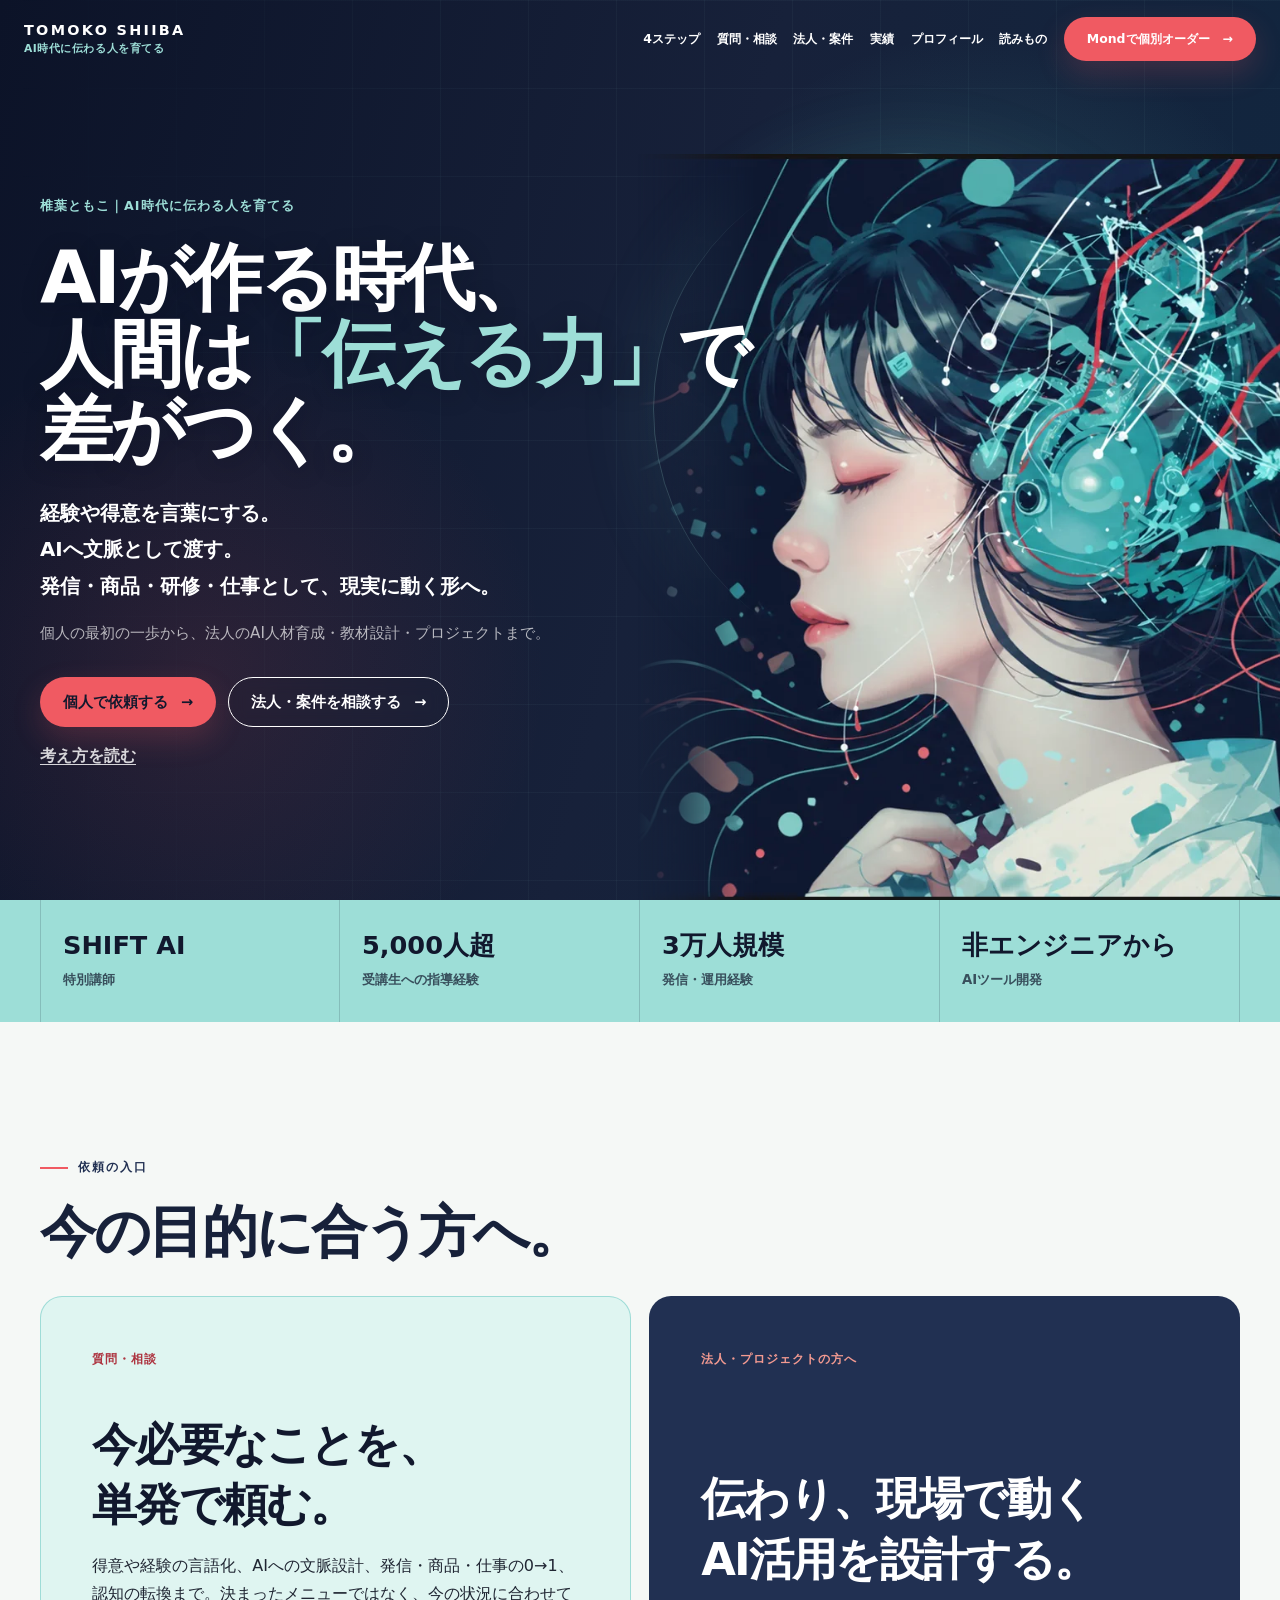
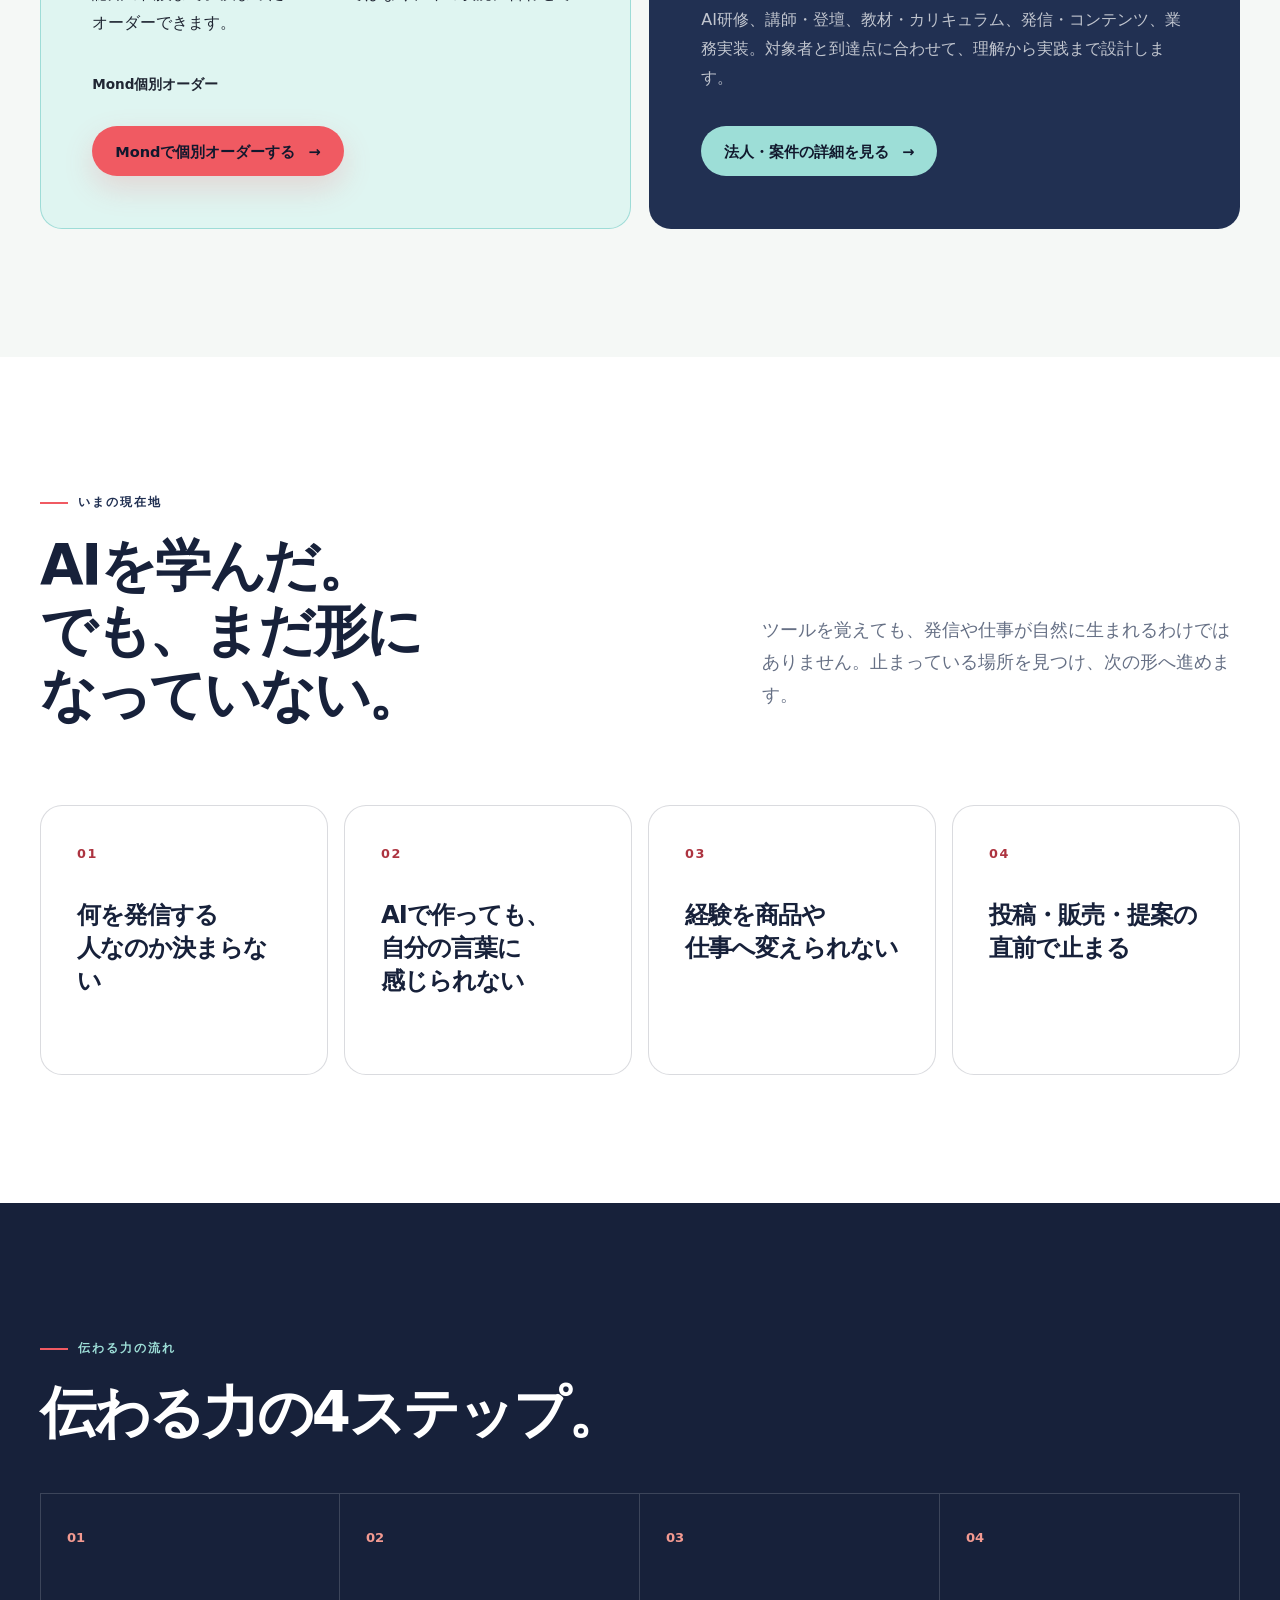
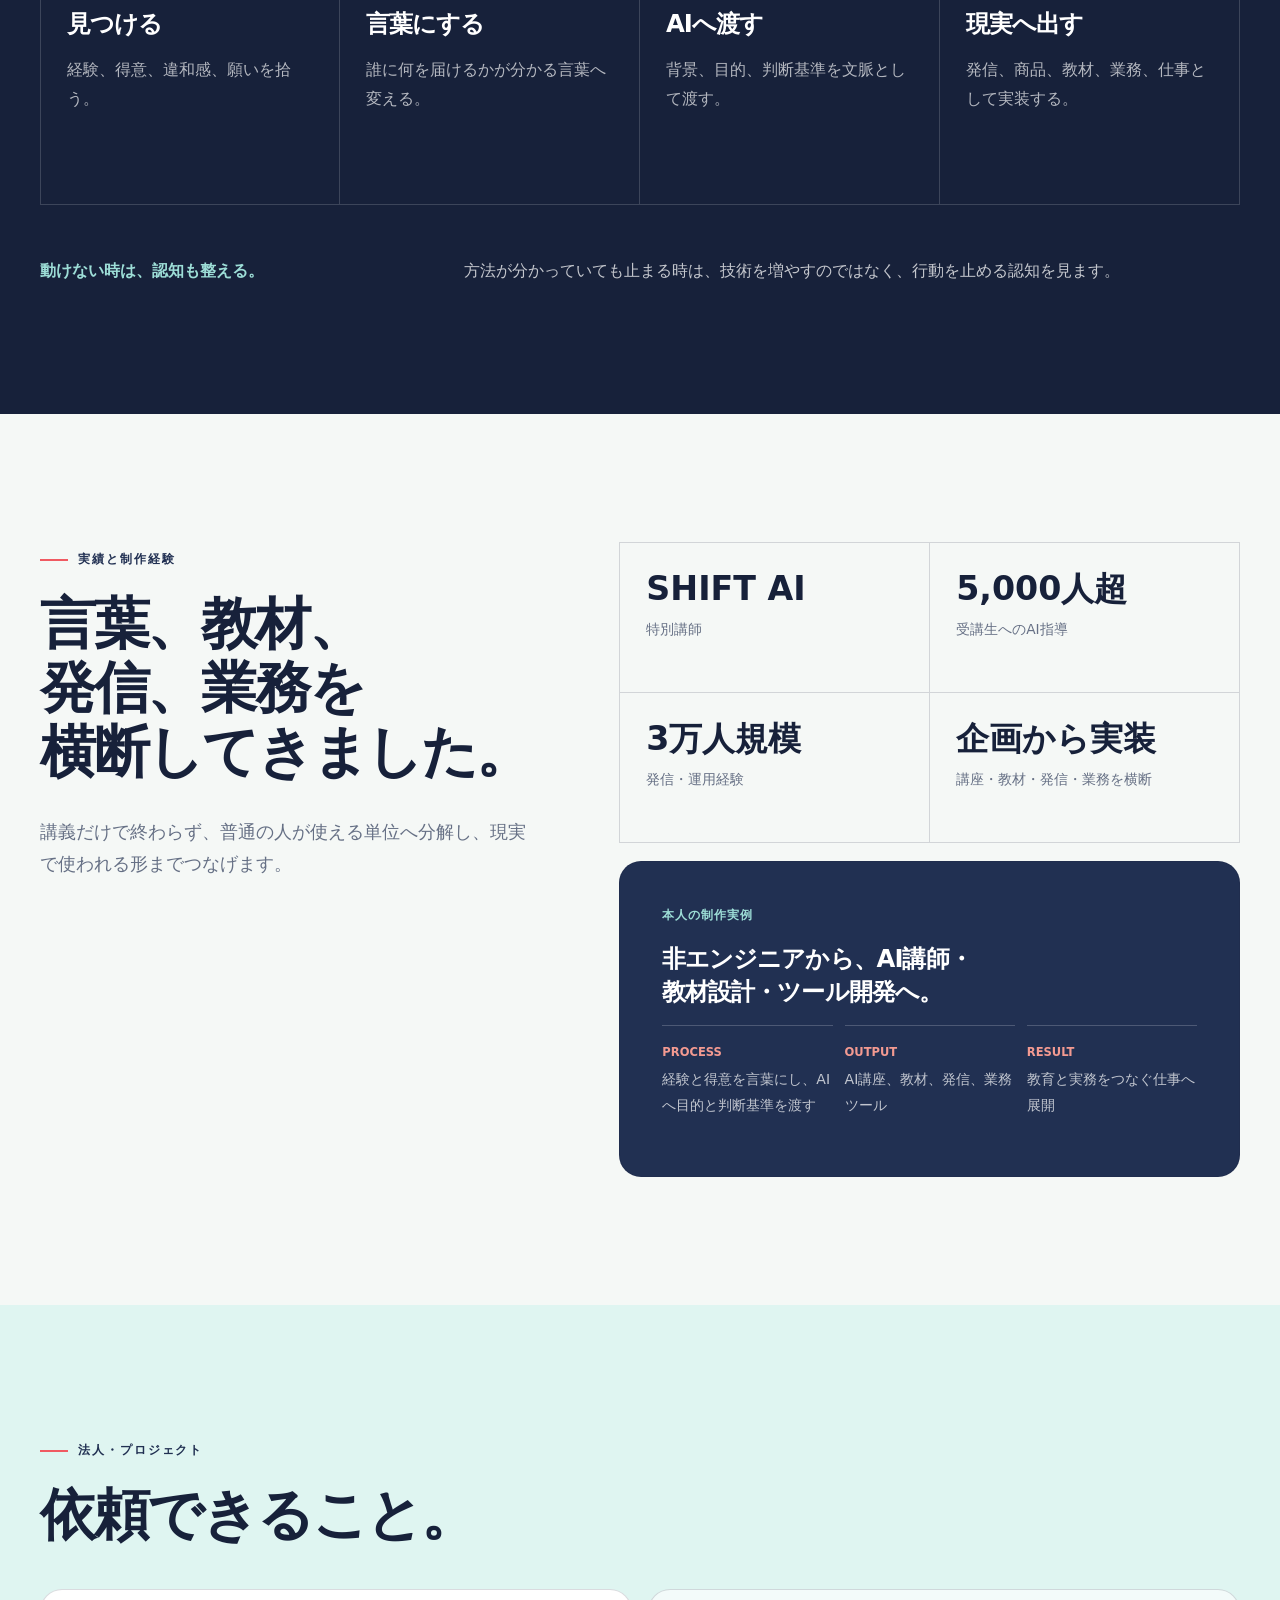
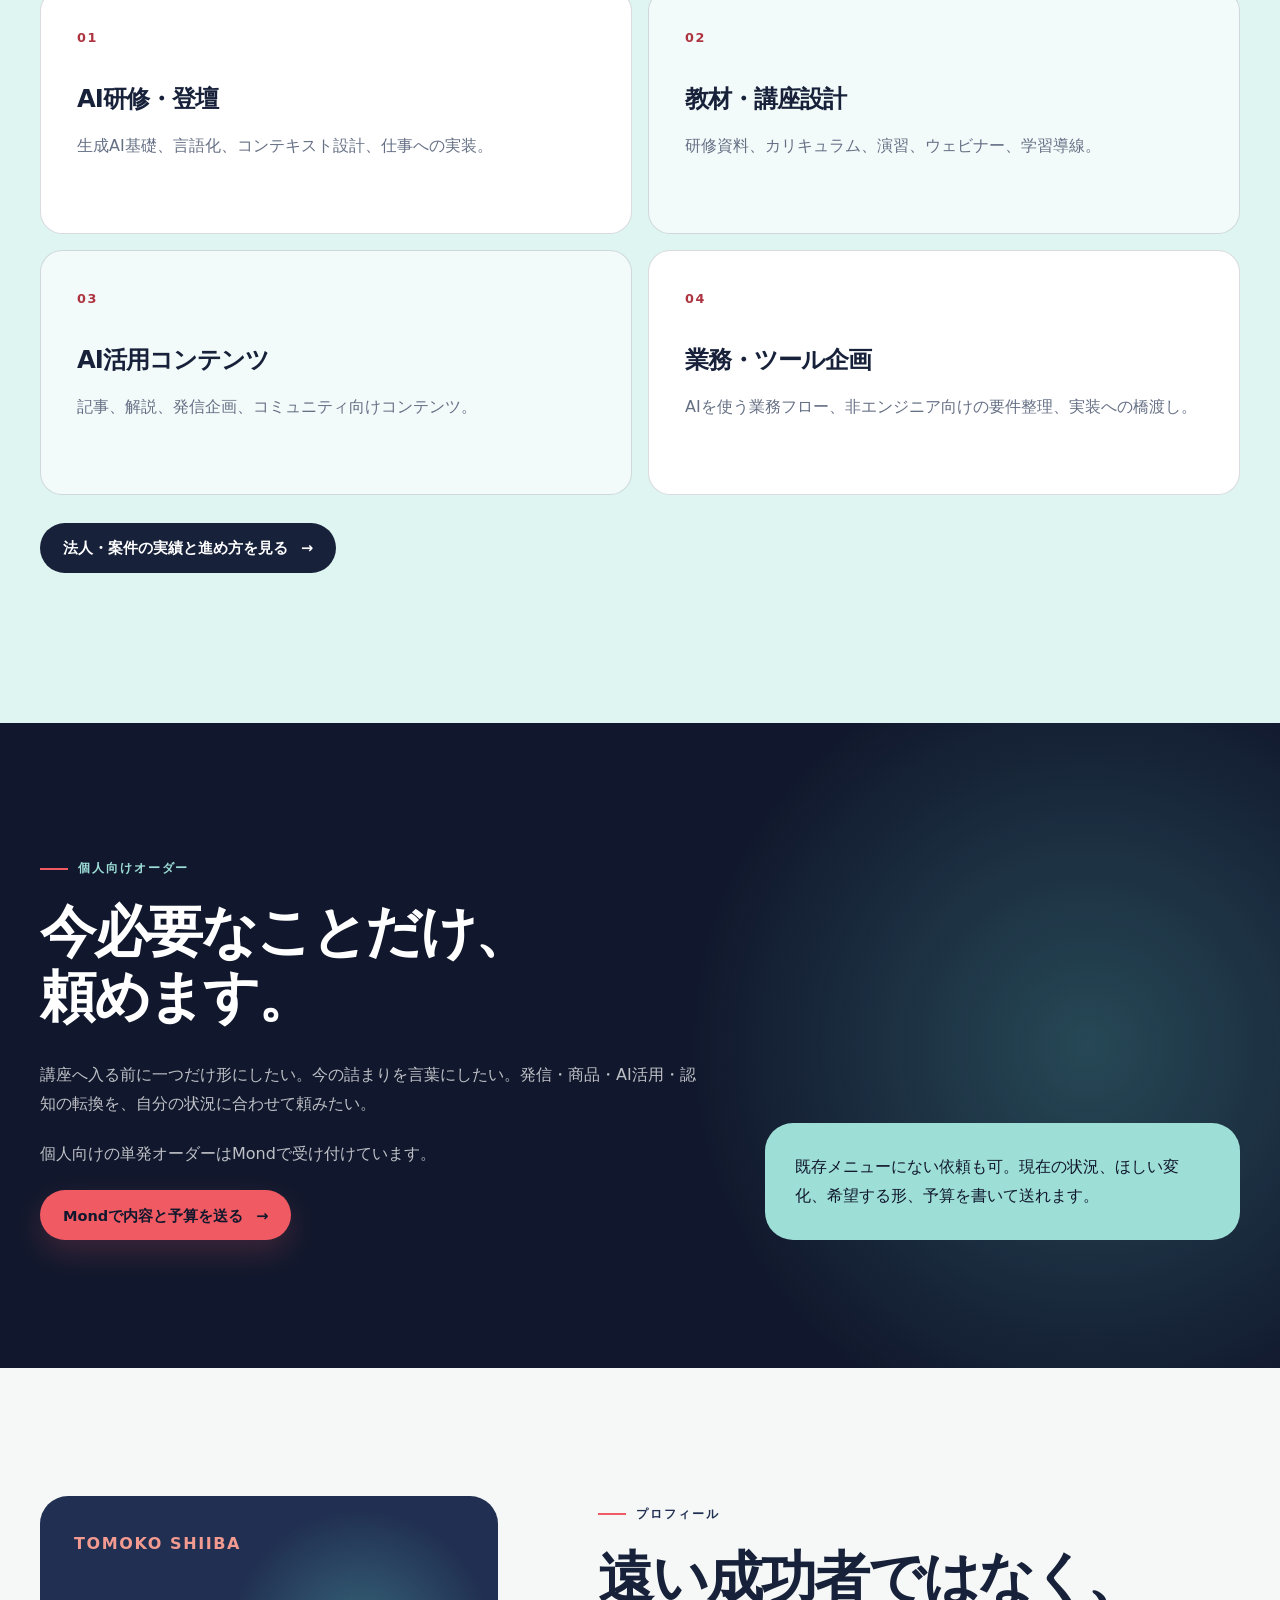
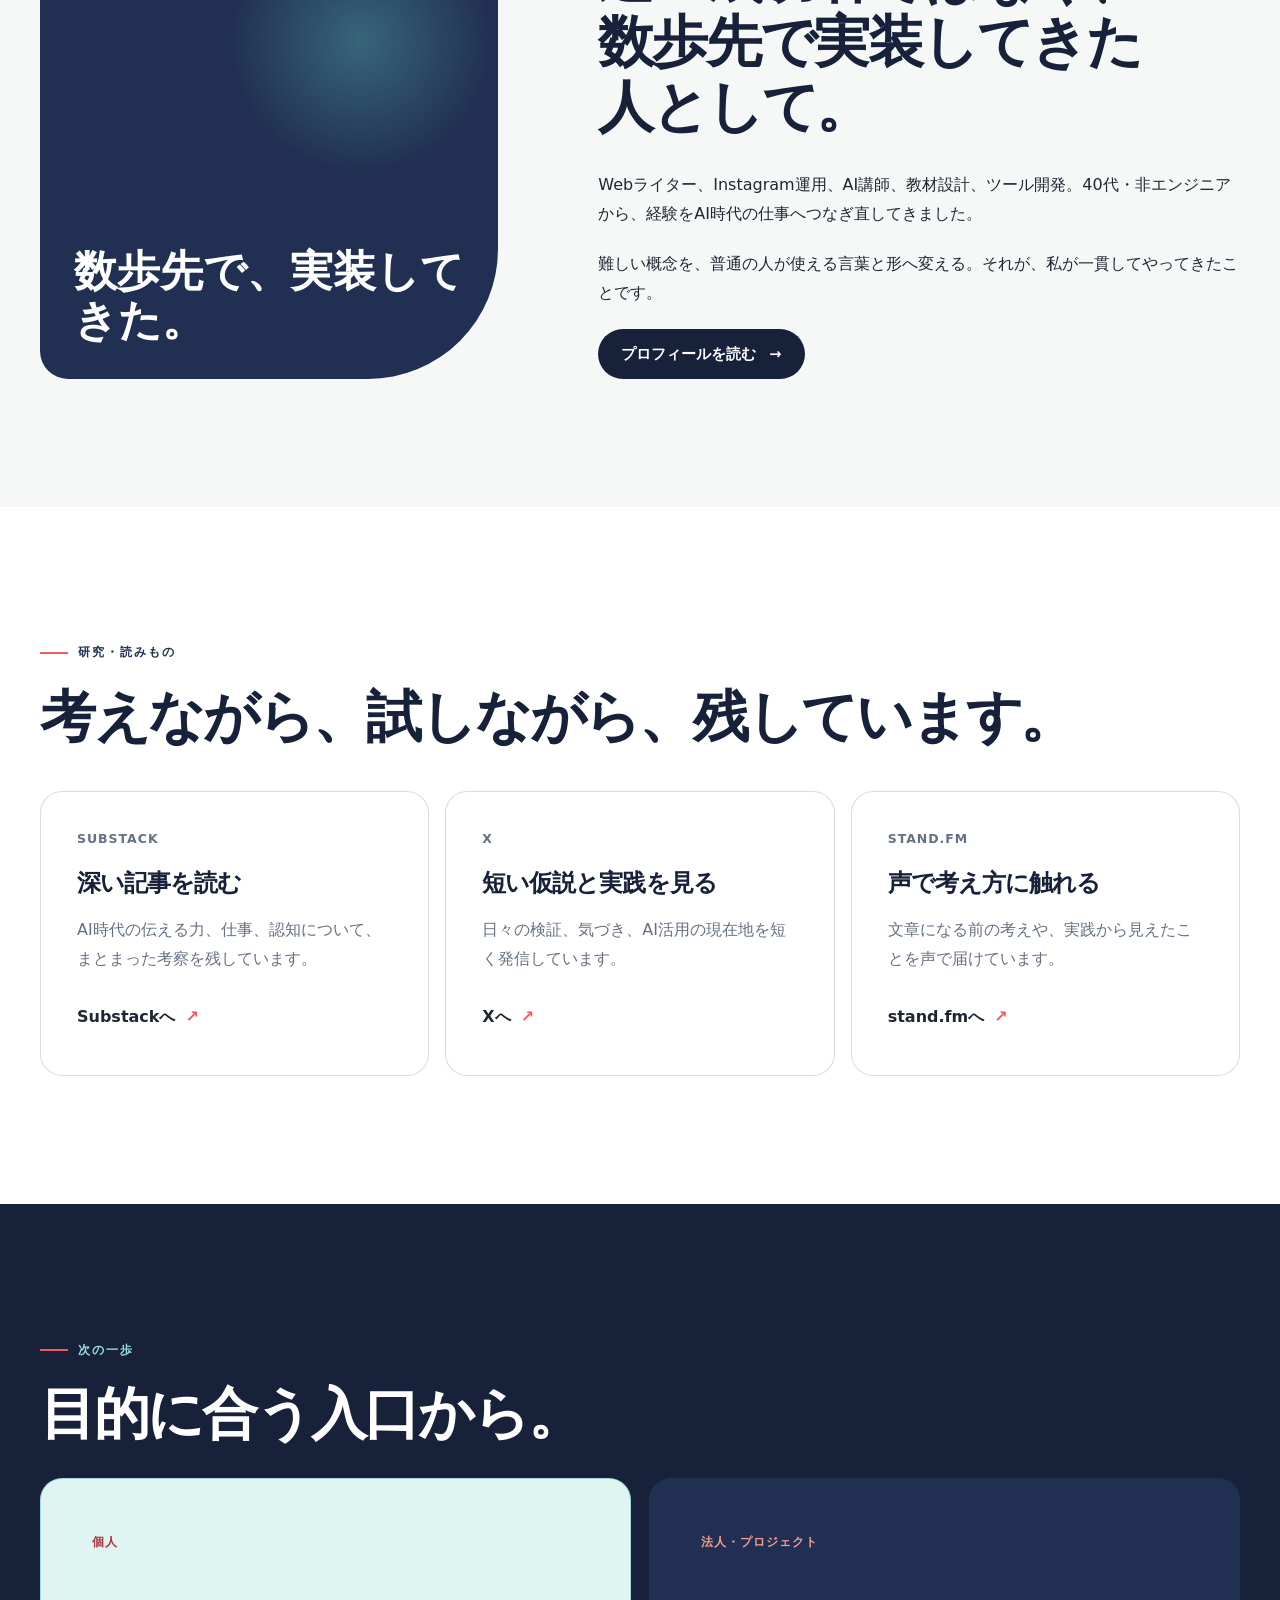
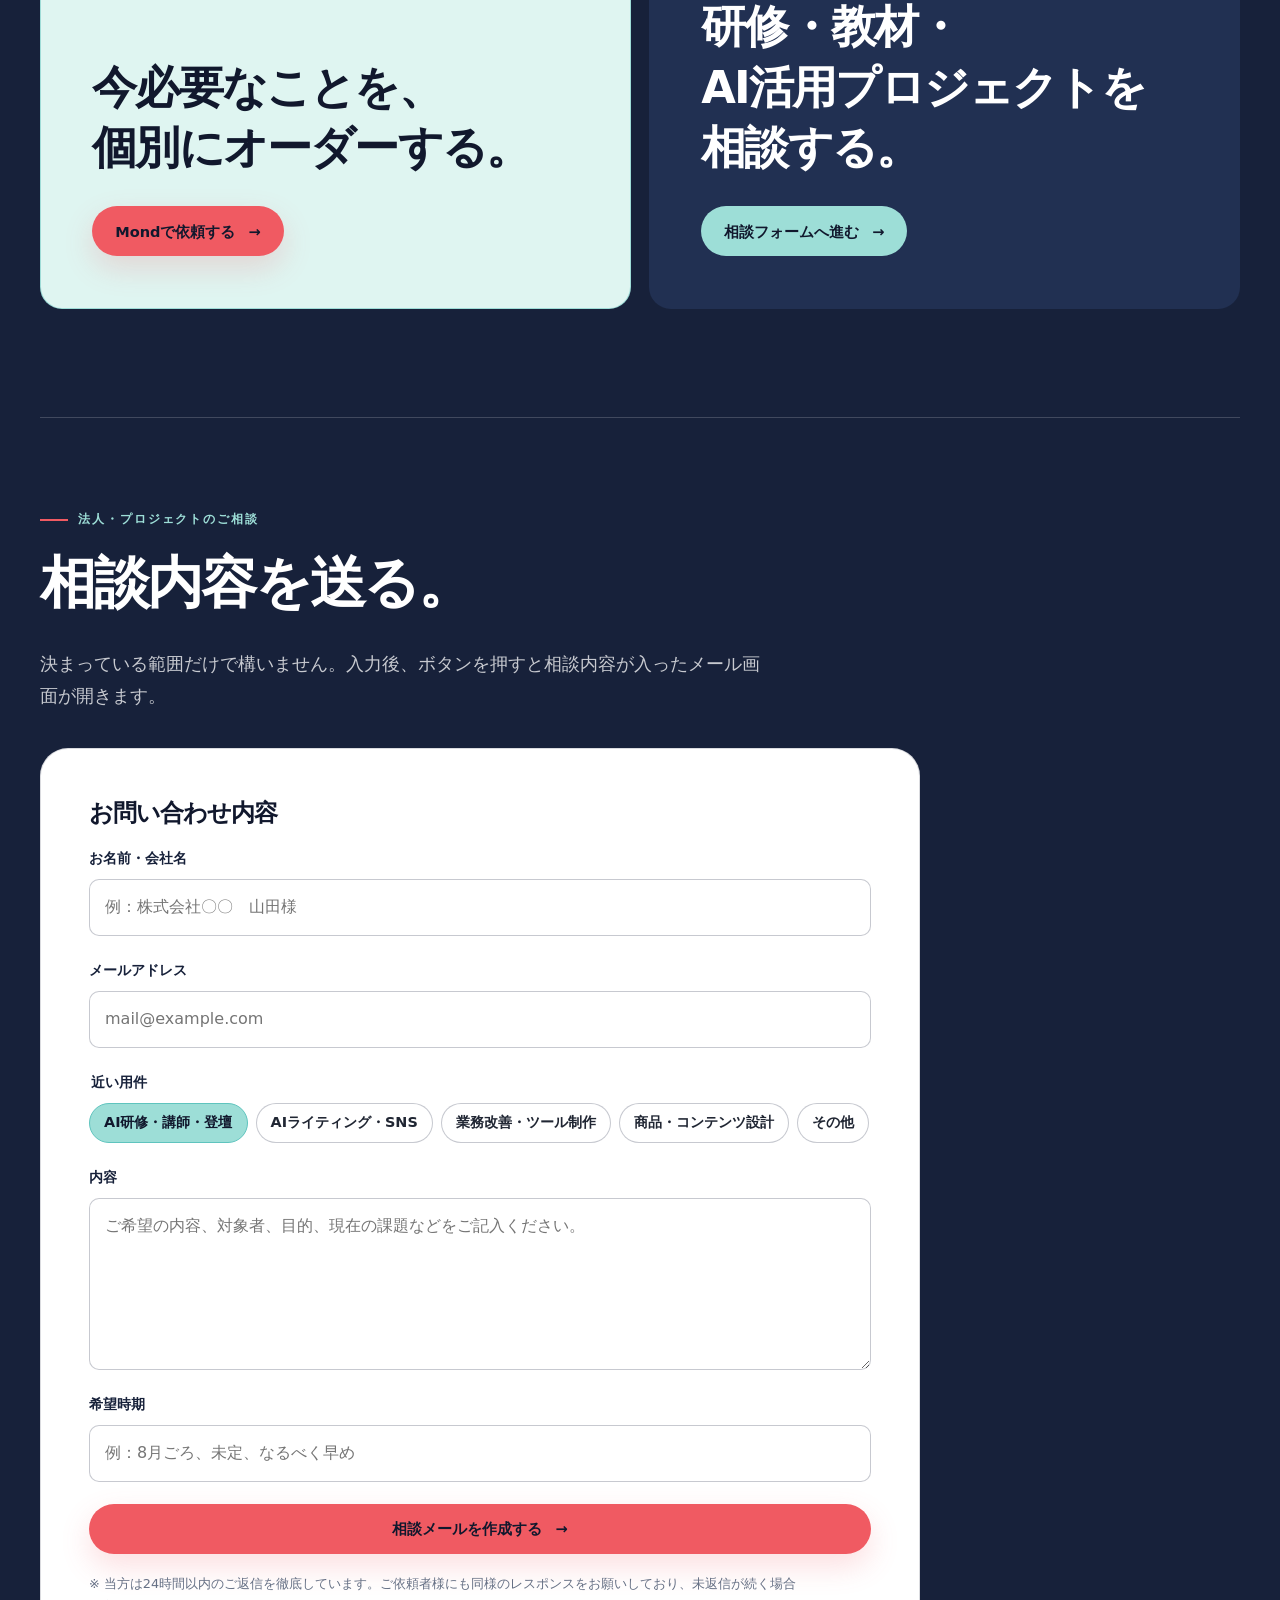
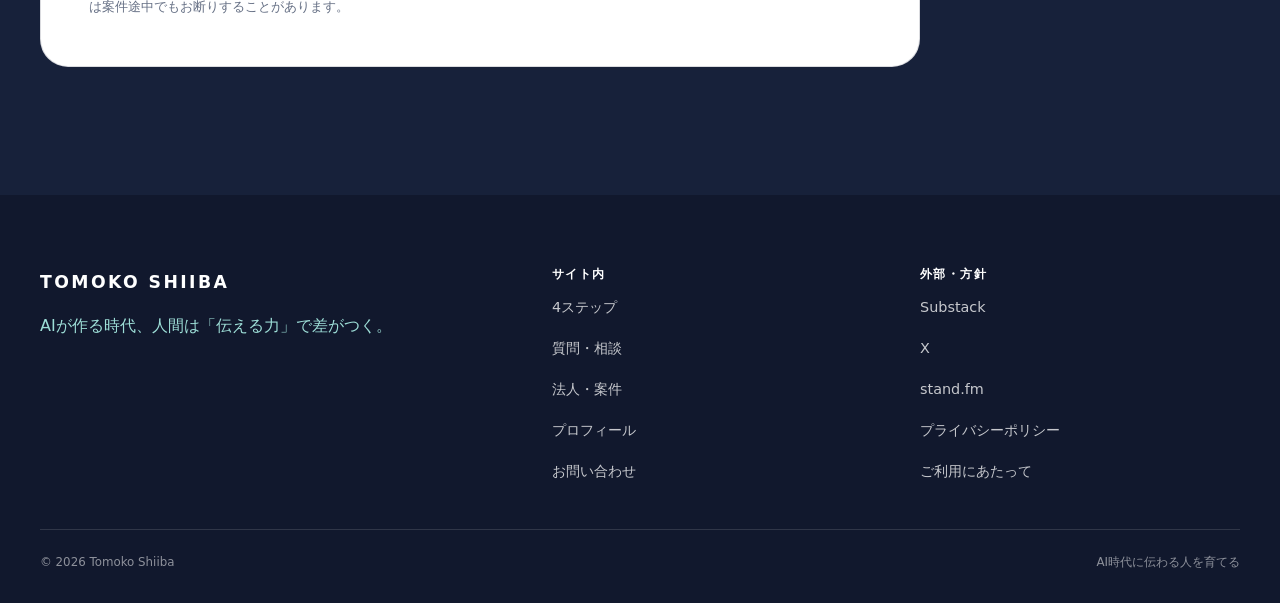
<file: index.html>
<!doctype html>
<html lang="ja">
<head>
  <meta charset="utf-8">
  <meta name="viewport" content="width=device-width, initial-scale=1">
  <title>椎葉ともこ｜AI時代に伝わる人を育てる</title>
  <meta name="description" content="経験や得意を言葉にし、AIへ文脈として渡し、発信・商品・研修・仕事として現実に動く形へ。個人向けオーダーと法人向けAI研修・教材設計を受け付けています。">
  <meta name="theme-color" content="#11182D">
  <link rel="canonical" href="https://tomokocl.github.io/portfolio-site/">
  <meta property="og:type" content="website">
  <meta property="og:title" content="椎葉ともこ｜AI時代に伝わる人を育てる">
  <meta property="og:description" content="AIが作る時代、人間は「伝える力」で差がつく。言葉からAI、そして現実に動く形へ。">
  <meta property="og:url" content="https://tomokocl.github.io/portfolio-site/">
  <meta property="og:image" content="https://tomokocl.github.io/portfolio-site/assets/brand/hero-human-signal.png">
  <meta name="twitter:card" content="summary_large_image">
  <meta name="twitter:image" content="https://tomokocl.github.io/portfolio-site/assets/brand/hero-human-signal.png">
  <link rel="icon" href="./assets/brand/shiiba-avatar-thumb.webp" type="image/webp">
  <link rel="stylesheet" href="./styles/tokens.css">
  <link rel="stylesheet" href="./styles/base.css">
  <link rel="stylesheet" href="./styles/components.css?v=20260713-quickform">
  <link rel="stylesheet" href="./styles/pages.css?v=20260718-work-standards">
  <script type="application/ld+json">
  {
    "@context": "https://schema.org",
    "@graph": [
      {
        "@type": "Person",
        "name": "椎葉ともこ",
        "url": "https://tomokocl.github.io/portfolio-site/",
        "image": "https://tomokocl.github.io/portfolio-site/assets/brand/shiiba-avatar-square.webp",
        "jobTitle": "AI講師・教材設計者",
        "sameAs": [
          "https://substack.com/@shiibatomoko",
          "https://x.com/tomo19055918",
          "https://stand.fm/channels/66814520b3df431386ba6bda"
        ]
      },
      {
        "@type": "ProfessionalService",
        "name": "椎葉ともこ｜AI時代に伝わる人を育てる",
        "url": "https://tomokocl.github.io/portfolio-site/",
        "description": "言語化、AIへのコンテキスト設計、生成AI研修、教材・講座設計、AI活用コンテンツ、業務実装支援。"
      }
    ]
  }
  </script>
</head>
<body>
  <a class="skip-link" href="#main">本文へ移動</a>
  <header class="site-header" data-header>
    <div class="site-header__inner">
      <a class="site-brand" href="./index.html" aria-label="椎葉ともこ トップページ">
        <span class="site-brand__name">TOMOKO SHIIBA</span>
        <span class="site-brand__tagline">AI時代に伝わる人を育てる</span>
      </a>
      <button class="nav-toggle" type="button" aria-expanded="false" aria-controls="site-nav" aria-label="メニューを開く" data-nav-toggle><span></span><span></span></button>
      <nav class="site-nav" id="site-nav" aria-label="主要ナビゲーション" data-nav>
        <p class="site-nav__descriptor">椎葉ともこ｜AI時代に伝わる人を育てる</p>
        <a href="#method">4ステップ</a>
        <a href="./programs.html">質問・相談</a>
        <a href="./corporate.html">法人・案件</a>
        <a href="#proof">実績</a>
        <a href="./about.html">プロフィール</a>
        <a href="https://substack.com/@shiibatomoko" target="_blank" rel="noopener noreferrer">読みもの</a>
        <a class="button button--coral" href="https://mond.how/ja/shibatomoko" target="_blank" rel="noopener noreferrer" data-mond-link data-analytics="mond_header">Mondで個別オーダー</a>
      </nav>
    </div>
  </header>

  <main id="main">
    <section class="hero" aria-labelledby="hero-title">
      <div class="hero__background" aria-hidden="true"></div>
      <picture class="hero__portrait">
        <source media="(max-width: 700px)" srcset="./assets/brand/shiiba-hero-portrait-mobile.webp" type="image/webp">
        <img src="./assets/brand/shiiba-hero-portrait.webp" width="803" height="900" alt="青緑の機械的なモチーフと線に包まれた黒髪の女性の横顔" loading="eager" fetchpriority="high">
      </picture>
      <div class="hero__copy">
        <div class="hero__copy-inner reveal">
          <p class="hero__eyebrow">椎葉ともこ｜AI時代に伝わる人を育てる</p>
          <h1 id="hero-title">
            <span class="visually-hidden">AIが作る時代、人間は「伝える力」で差がつく。</span>
            <span class="hero__headline-desktop" aria-hidden="true"><span class="hero__line">AIが作る時代、</span><span class="hero__line">人間は<span class="hero__highlight">「伝える力」</span>で</span><span class="hero__line">差がつく。</span></span>
            <span class="hero__headline-mobile" aria-hidden="true"><span class="hero__line">AIが作る時代、</span><span class="hero__line">人間は</span><span class="hero__line hero__highlight">「伝える力」で</span><span class="hero__line">差がつく。</span></span>
          </h1>
          <p class="hero__lead">経験や得意を言葉にする。<br>AIへ文脈として渡す。<br>発信・商品・研修・仕事として、現実に動く形へ。</p>
          <p class="hero__support">個人の最初の一歩から、法人のAI人材育成・教材設計・プロジェクトまで。</p>
          <div class="button-row">
            <a class="button button--coral" href="https://mond.how/ja/shibatomoko" target="_blank" rel="noopener noreferrer" data-mond-link data-analytics="mond_hero">個人で依頼する</a>
            <a class="button button--outline" href="./corporate.html" data-analytics="corporate_hero">法人・案件を相談する</a>
          </div>
          <p class="hero__links"><a href="https://substack.com/@shiibatomoko" target="_blank" rel="noopener noreferrer" data-analytics="substack_hero">考え方を読む</a></p>
        </div>
      </div>
    </section>

    <section class="trust-bar" aria-label="主な実績">
      <div class="container trust-grid">
        <div class="trust-item"><strong>SHIFT AI</strong><span>特別講師</span></div>
        <div class="trust-item"><strong>5,000人超</strong><span>受講生への指導経験</span></div>
        <div class="trust-item"><strong>3万人規模</strong><span>発信・運用経験</span></div>
        <div class="trust-item"><strong>非エンジニアから</strong><span>AIツール開発</span></div>
      </div>
    </section>

    <section class="section" aria-labelledby="route-title">
      <div class="container">
        <p class="section-label">依頼の入口</p>
        <h2 id="route-title">今の目的に合う方へ。</h2>
        <div class="route-grid">
          <article class="card route-card route-card--personal reveal">
            <p class="route-card__label">質問・相談</p>
            <h3>今必要なことを、<br>単発で頼む。</h3>
            <p>得意や経験の言語化、AIへの文脈設計、発信・商品・仕事の0→1、認知の転換まで。決まったメニューではなく、今の状況に合わせてオーダーできます。</p>
            <p class="route-card__note">Mond個別オーダー</p>
            <a class="button button--coral" href="https://mond.how/ja/shibatomoko" target="_blank" rel="noopener noreferrer" data-mond-link data-analytics="mond_route">Mondで個別オーダーする</a>
          </article>
          <article class="card route-card route-card--corporate reveal">
            <p class="route-card__label">法人・プロジェクトの方へ</p>
            <h3>伝わり、現場で動く<br>AI活用を設計する。</h3>
            <p>AI研修、講師・登壇、教材・カリキュラム、発信・コンテンツ、業務実装。対象者と到達点に合わせて、理解から実践まで設計します。</p>
            <a class="button button--aqua" href="./corporate.html" data-analytics="corporate_route">法人・案件の詳細を見る</a>
          </article>
        </div>
      </div>
    </section>

    <section class="section" style="background: var(--color-white)" aria-labelledby="problem-title">
      <div class="container">
        <div class="section-heading-split reveal">
          <div><p class="section-label">いまの現在地</p><h2 id="problem-title">AIを学んだ。<br>でも、まだ形になっていない。</h2></div>
          <p class="section-intro">ツールを覚えても、発信や仕事が自然に生まれるわけではありません。止まっている場所を見つけ、次の形へ進めます。</p>
        </div>
        <div class="problem-grid">
          <article class="card problem-card reveal"><span class="card-number">01</span><h3>何を発信する人なのか決まらない</h3></article>
          <article class="card problem-card reveal"><span class="card-number">02</span><h3>AIで作っても、自分の言葉に感じられない</h3></article>
          <article class="card problem-card reveal"><span class="card-number">03</span><h3>経験を商品や仕事へ変えられない</h3></article>
          <article class="card problem-card reveal"><span class="card-number">04</span><h3>投稿・販売・提案の直前で止まる</h3></article>
        </div>
      </div>
    </section>

    <section class="section method-section" id="method" aria-labelledby="method-title">
      <div class="container">
        <p class="section-label">伝わる力の流れ</p>
        <h2 id="method-title">伝わる力の4ステップ。</h2>
        <div class="method-grid reveal">
          <article class="method-step"><span class="method-step__number">01</span><h3>見つける</h3><p>経験、得意、違和感、願いを拾う。</p></article>
          <article class="method-step"><span class="method-step__number">02</span><h3>言葉にする</h3><p>誰に何を届けるかが分かる言葉へ変える。</p></article>
          <article class="method-step"><span class="method-step__number">03</span><h3>AIへ渡す</h3><p>背景、目的、判断基準を文脈として渡す。</p></article>
          <article class="method-step"><span class="method-step__number">04</span><h3>現実へ出す</h3><p>発信、商品、教材、業務、仕事として実装する。</p></article>
        </div>
        <div class="method-note reveal"><strong>動けない時は、認知も整える。</strong><span>方法が分かっていても止まる時は、技術を増やすのではなく、行動を止める認知を見ます。</span></div>
      </div>
    </section>

    <section class="section" id="proof" aria-labelledby="proof-title">
      <div class="container proof-layout">
        <div class="reveal"><p class="section-label">実績と制作経験</p><h2 id="proof-title">言葉、教材、発信、業務を横断してきました。</h2><p class="section-intro">講義だけで終わらず、普通の人が使える単位へ分解し、現実で使われる形までつなげます。</p></div>
        <div class="reveal">
          <div class="fact-grid">
            <div class="fact"><strong>SHIFT AI</strong><span>特別講師</span></div>
            <div class="fact"><strong>5,000人超</strong><span>受講生へのAI指導</span></div>
            <div class="fact"><strong>3万人規模</strong><span>発信・運用経験</span></div>
            <div class="fact"><strong>企画から実装</strong><span>講座・教材・発信・業務を横断</span></div>
          </div>
          <article class="card case-card">
            <p class="case-card__caption">本人の制作実例</p>
            <h3>非エンジニアから、AI講師・教材設計・ツール開発へ。</h3>
            <dl class="case-flow">
              <div><dt>PROCESS</dt><dd>経験と得意を言葉にし、AIへ目的と判断基準を渡す</dd></div>
              <div><dt>OUTPUT</dt><dd>AI講座、教材、発信、業務ツール</dd></div>
              <div><dt>RESULT</dt><dd>教育と実務をつなぐ仕事へ展開</dd></div>
            </dl>
          </article>
        </div>
      </div>
    </section>

    <section class="section work-section" aria-labelledby="work-title">
      <div class="container">
        <p class="section-label">法人・プロジェクト</p>
        <h2 id="work-title">依頼できること。</h2>
        <div class="service-grid">
          <article class="card service-card reveal"><span class="card-number">01</span><h3>AI研修・登壇</h3><p>生成AI基礎、言語化、コンテキスト設計、仕事への実装。</p></article>
          <article class="card service-card reveal"><span class="card-number">02</span><h3>教材・講座設計</h3><p>研修資料、カリキュラム、演習、ウェビナー、学習導線。</p></article>
          <article class="card service-card reveal"><span class="card-number">03</span><h3>AI活用コンテンツ</h3><p>記事、解説、発信企画、コミュニティ向けコンテンツ。</p></article>
          <article class="card service-card reveal"><span class="card-number">04</span><h3>業務・ツール企画</h3><p>AIを使う業務フロー、非エンジニア向けの要件整理、実装への橋渡し。</p></article>
        </div>
        <p style="margin-top: 28px"><a class="button button--ink" href="./corporate.html">法人・案件の実績と進め方を見る</a></p>
      </div>
    </section>

    <section class="section order-band" aria-labelledby="order-title">
      <div class="container order-band__grid reveal">
        <div><p class="section-label">個人向けオーダー</p><h2 id="order-title">今必要なことだけ、頼めます。</h2><p>講座へ入る前に一つだけ形にしたい。今の詰まりを言葉にしたい。発信・商品・AI活用・認知の転換を、自分の状況に合わせて頼みたい。</p><p>個人向けの単発オーダーはMondで受け付けています。</p><a class="button button--coral" href="https://mond.how/ja/shibatomoko" target="_blank" rel="noopener noreferrer" data-mond-link data-analytics="mond_final">Mondで内容と予算を送る</a></div>
        <aside class="order-band__aside"><span>既存メニューにない依頼も可。現在の状況、ほしい変化、希望する形、予算を書いて送れます。</span></aside>
      </div>
    </section>

    <section class="section" aria-labelledby="profile-title">
      <div class="container profile-panel">
        <div class="profile-mark reveal" aria-hidden="true"><span>TOMOKO SHIIBA</span><strong>数歩先で、実装してきた。</strong></div>
        <div class="reveal"><p class="section-label">プロフィール</p><h2 id="profile-title">遠い成功者ではなく、<br>数歩先で実装してきた人として。</h2><p>Webライター、Instagram運用、AI講師、教材設計、ツール開発。40代・非エンジニアから、経験をAI時代の仕事へつなぎ直してきました。</p><p>難しい概念を、普通の人が使える言葉と形へ変える。それが、私が一貫してやってきたことです。</p><a class="button button--ink" href="./about.html">プロフィールを読む</a></div>
      </div>
    </section>

    <section class="section media-section" aria-labelledby="notes-title">
      <div class="container">
        <p class="section-label">研究・読みもの</p>
        <h2 id="notes-title">考えながら、試しながら、残しています。</h2>
        <div class="media-grid">
          <article class="card media-card reveal"><p class="media-card__name">SUBSTACK</p><h3>深い記事を読む</h3><p>AI時代の伝える力、仕事、認知について、まとまった考察を残しています。</p><a class="arrow-link" href="https://substack.com/@shiibatomoko" target="_blank" rel="noopener noreferrer" data-analytics="substack_notes">Substackへ</a></article>
          <article class="card media-card reveal"><p class="media-card__name">X</p><h3>短い仮説と実践を見る</h3><p>日々の検証、気づき、AI活用の現在地を短く発信しています。</p><a class="arrow-link" href="https://x.com/tomo19055918" target="_blank" rel="noopener noreferrer">Xへ</a></article>
          <article class="card media-card reveal"><p class="media-card__name">STAND.FM</p><h3>声で考え方に触れる</h3><p>文章になる前の考えや、実践から見えたことを声で届けています。</p><a class="arrow-link" href="https://stand.fm/channels/66814520b3df431386ba6bda" target="_blank" rel="noopener noreferrer">stand.fmへ</a></article>
        </div>
      </div>
    </section>

    <section class="section final-section" aria-labelledby="final-title">
      <div class="container">
        <p class="section-label">次の一歩</p>
        <h2 id="final-title">目的に合う入口から。</h2>
        <div class="final-choice">
          <article class="card route-card route-card--personal reveal"><p class="route-card__label">個人</p><h3>今必要なことを、<br>個別にオーダーする。</h3><a class="button button--coral" href="https://mond.how/ja/shibatomoko" target="_blank" rel="noopener noreferrer" data-mond-link data-analytics="mond_final">Mondで依頼する</a></article>
          <article class="card route-card route-card--corporate reveal"><p class="route-card__label">法人・プロジェクト</p><h3>研修・教材・AI活用プロジェクトを相談する。</h3><a class="button button--aqua" href="#home-inquiry" data-analytics="corporate_form">相談フォームへ進む</a></article>
        </div>
        <div class="home-inquiry" id="home-inquiry">
          <p class="section-label">法人・プロジェクトのご相談</p>
          <h2>相談内容を送る。</h2>
          <p class="home-inquiry__intro">決まっている範囲だけで構いません。入力後、ボタンを押すと相談内容が入ったメール画面が開きます。</p>
          <div class="form-shell" data-form-shell>
            <form class="corporate-form quick-inquiry-form" method="post" data-corporate-form hidden>
              <h3>お問い合わせ内容</h3>
              <div class="field"><label for="home-name">お名前・会社名</label><input id="home-name" name="name" type="text" autocomplete="name" placeholder="例：株式会社〇〇　山田様"></div>
              <div class="field"><label for="home-email">メールアドレス</label><input id="home-email" name="email" type="email" autocomplete="email" placeholder="mail@example.com" required></div>
              <fieldset class="quick-inquiry__topics"><legend>近い用件</legend><div class="inquiry-options">
                <label><input type="radio" name="topic" value="AI研修・講師・登壇" checked><span>AI研修・講師・登壇</span></label>
                <label><input type="radio" name="topic" value="AIライティング・SNS"><span>AIライティング・SNS</span></label>
                <label><input type="radio" name="topic" value="業務改善・ツール制作"><span>業務改善・ツール制作</span></label>
                <label><input type="radio" name="topic" value="商品・コンテンツ設計"><span>商品・コンテンツ設計</span></label>
                <label><input type="radio" name="topic" value="その他"><span>その他</span></label>
              </div></fieldset>
              <div class="field"><label for="home-message">内容</label><textarea id="home-message" name="message" rows="5" placeholder="ご希望の内容、対象者、目的、現在の課題などをご記入ください。" required></textarea></div>
              <div class="field"><label for="home-timing">希望時期</label><input id="home-timing" name="timing" type="text" placeholder="例：8月ごろ、未定、なるべく早め"></div>
              <button class="button button--coral" type="submit" data-analytics="corporate_form">相談メールを作成する</button>
              <p class="inquiry-response-note">※ 当方は24時間以内のご返信を徹底しています。ご依頼者様にも同様のレスポンスをお願いしており、未返信が続く場合は案件途中でもお断りすることがあります。</p>
            </form>
            <div class="form-fallback" data-form-fallback><h3>メールで法人・案件を相談する</h3><p>お名前・会社名、近い用件、内容、希望時期をご記入ください。</p><a class="button button--coral" href="mailto:y.n.b12201220@gmail.com" data-corporate-mail data-analytics="corporate_form">法人・案件をメールで相談する</a><p class="inquiry-response-note">※ 当方は24時間以内のご返信を徹底しています。ご依頼者様にも同様のレスポンスをお願いしており、未返信が続く場合は案件途中でもお断りすることがあります。</p></div>
          </div>
        </div>
      </div>
    </section>
  </main>

  <footer class="site-footer">
    <div class="container site-footer__inner">
      <div class="site-footer__identity"><p class="site-footer__brand">TOMOKO SHIIBA</p><p class="site-footer__statement">AIが作る時代、人間は「伝える力」で差がつく。</p></div>
      <div><h2>サイト内</h2><nav aria-label="サイト内リンク"><a href="./index.html#method">4ステップ</a><a href="./programs.html">質問・相談</a><a href="./corporate.html">法人・案件</a><a href="./about.html">プロフィール</a><a href="./contact.html">お問い合わせ</a></nav></div>
      <div><h2>外部・方針</h2><nav aria-label="外部リンクと方針"><a href="https://substack.com/@shiibatomoko" target="_blank" rel="noopener noreferrer">Substack</a><a href="https://x.com/tomo19055918" target="_blank" rel="noopener noreferrer">X</a><a href="https://stand.fm/channels/66814520b3df431386ba6bda" target="_blank" rel="noopener noreferrer">stand.fm</a><a href="./privacy.html">プライバシーポリシー</a><a href="./legal.html">ご利用にあたって</a></nav></div>
    </div>
    <div class="container site-footer__bottom"><span>© <span data-current-year>2026</span> Tomoko Shiiba</span><span>AI時代に伝わる人を育てる</span></div>
  </footer>
  <script src="./scripts/site-config.js"></script>
  <script src="./scripts/main.js?v=20260713-quickform" defer></script>
</body>
</html>
</file>
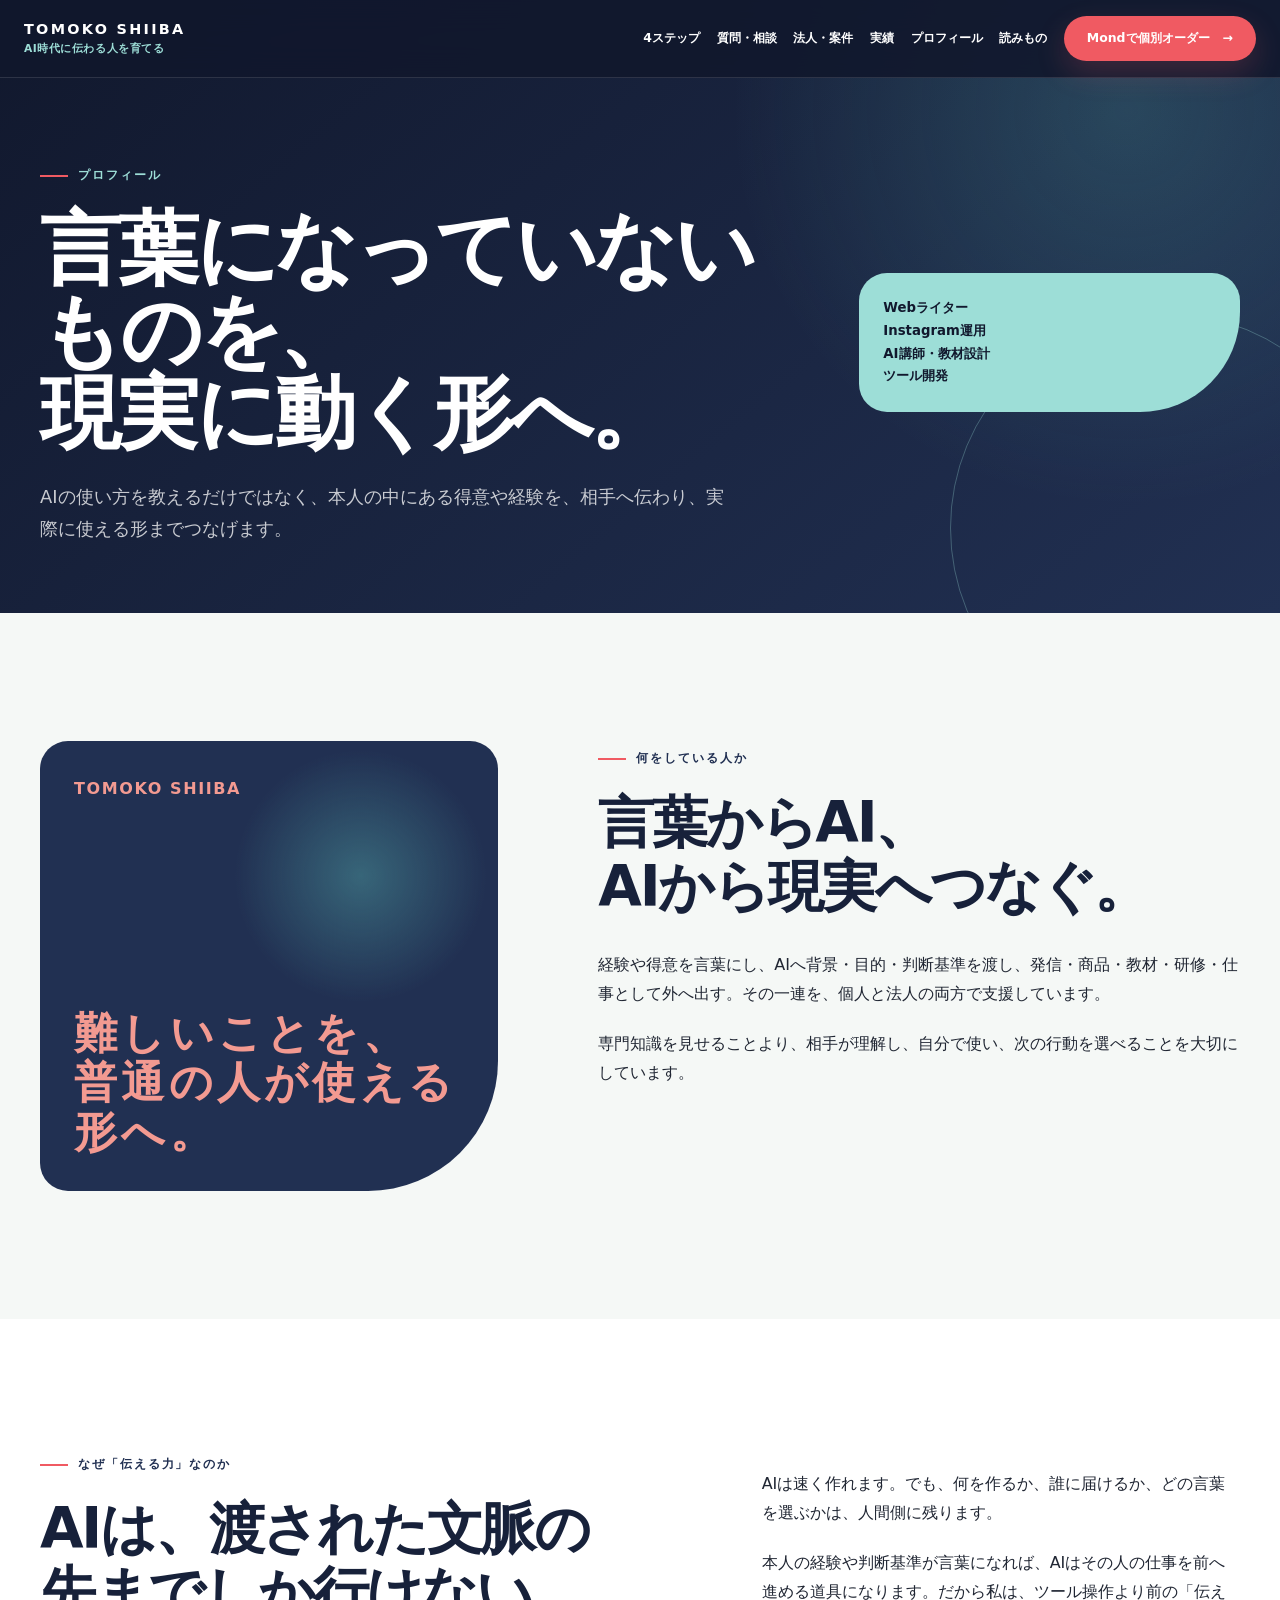
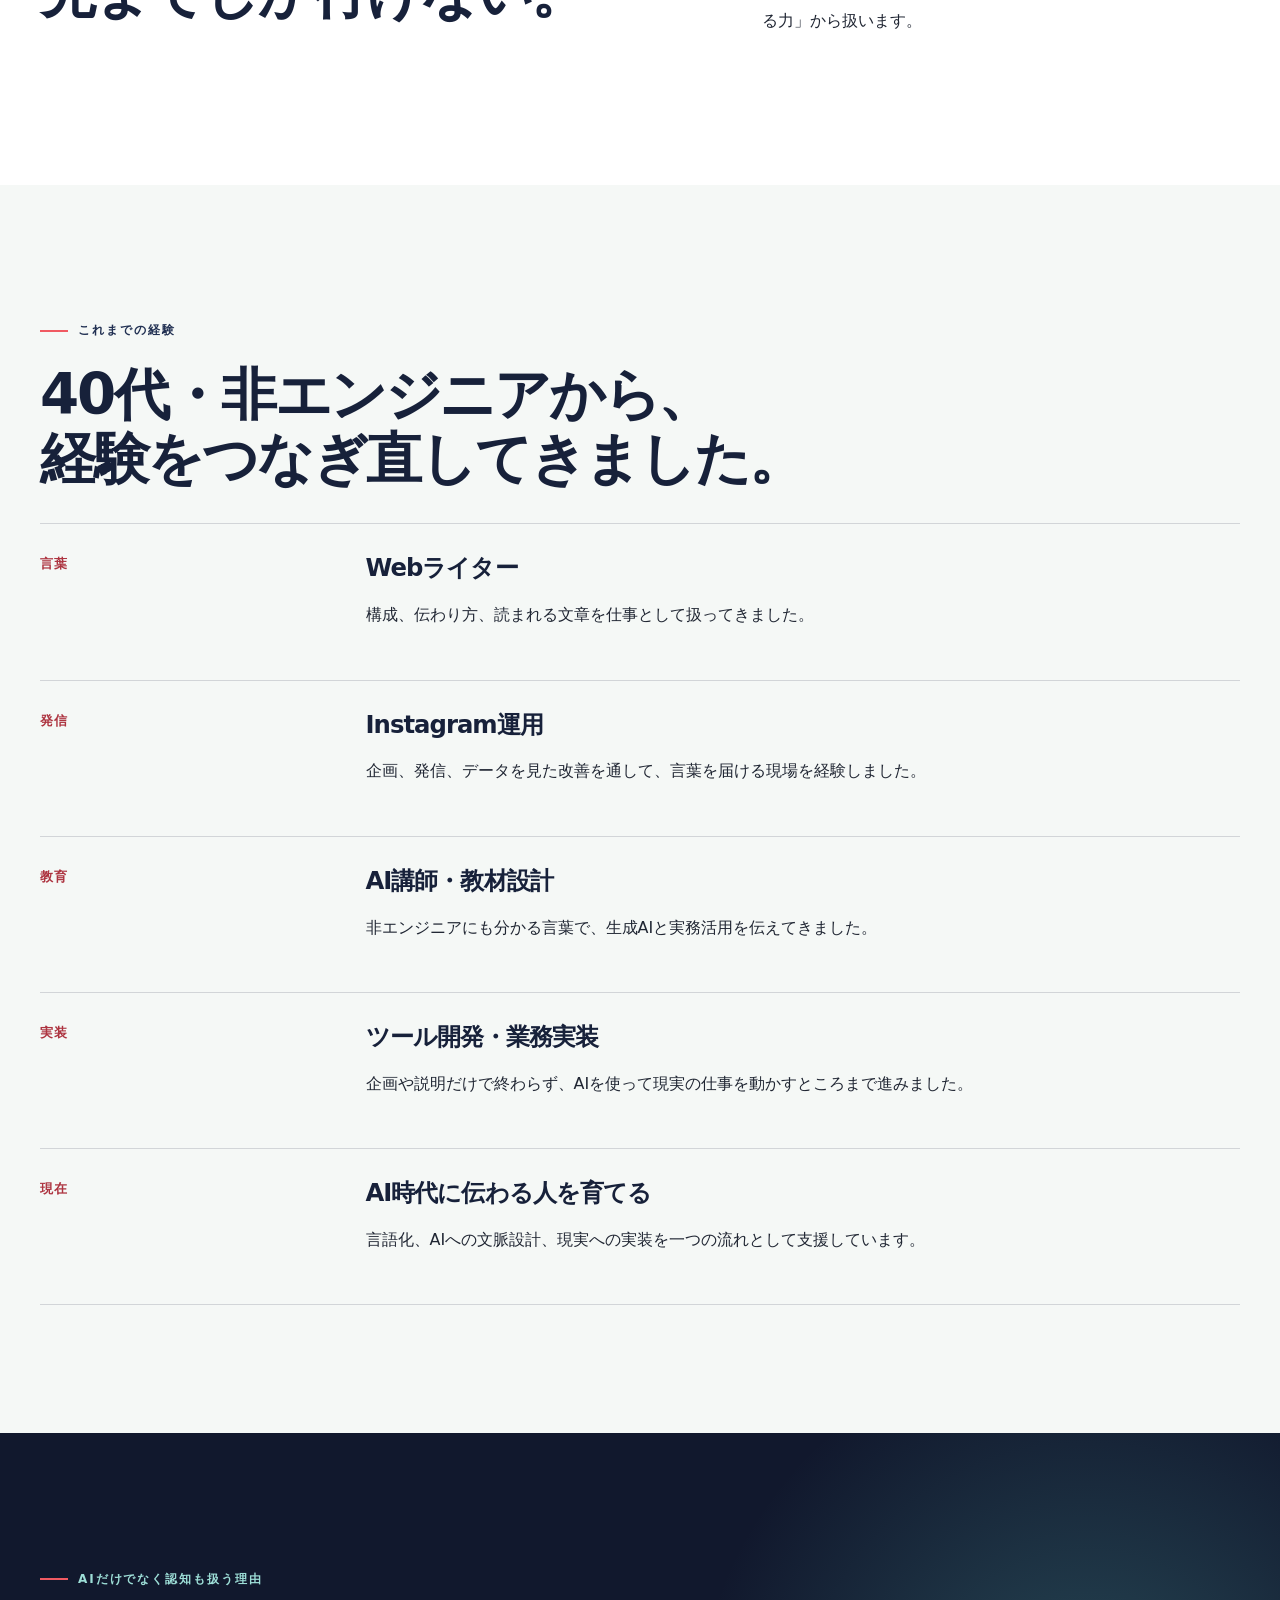
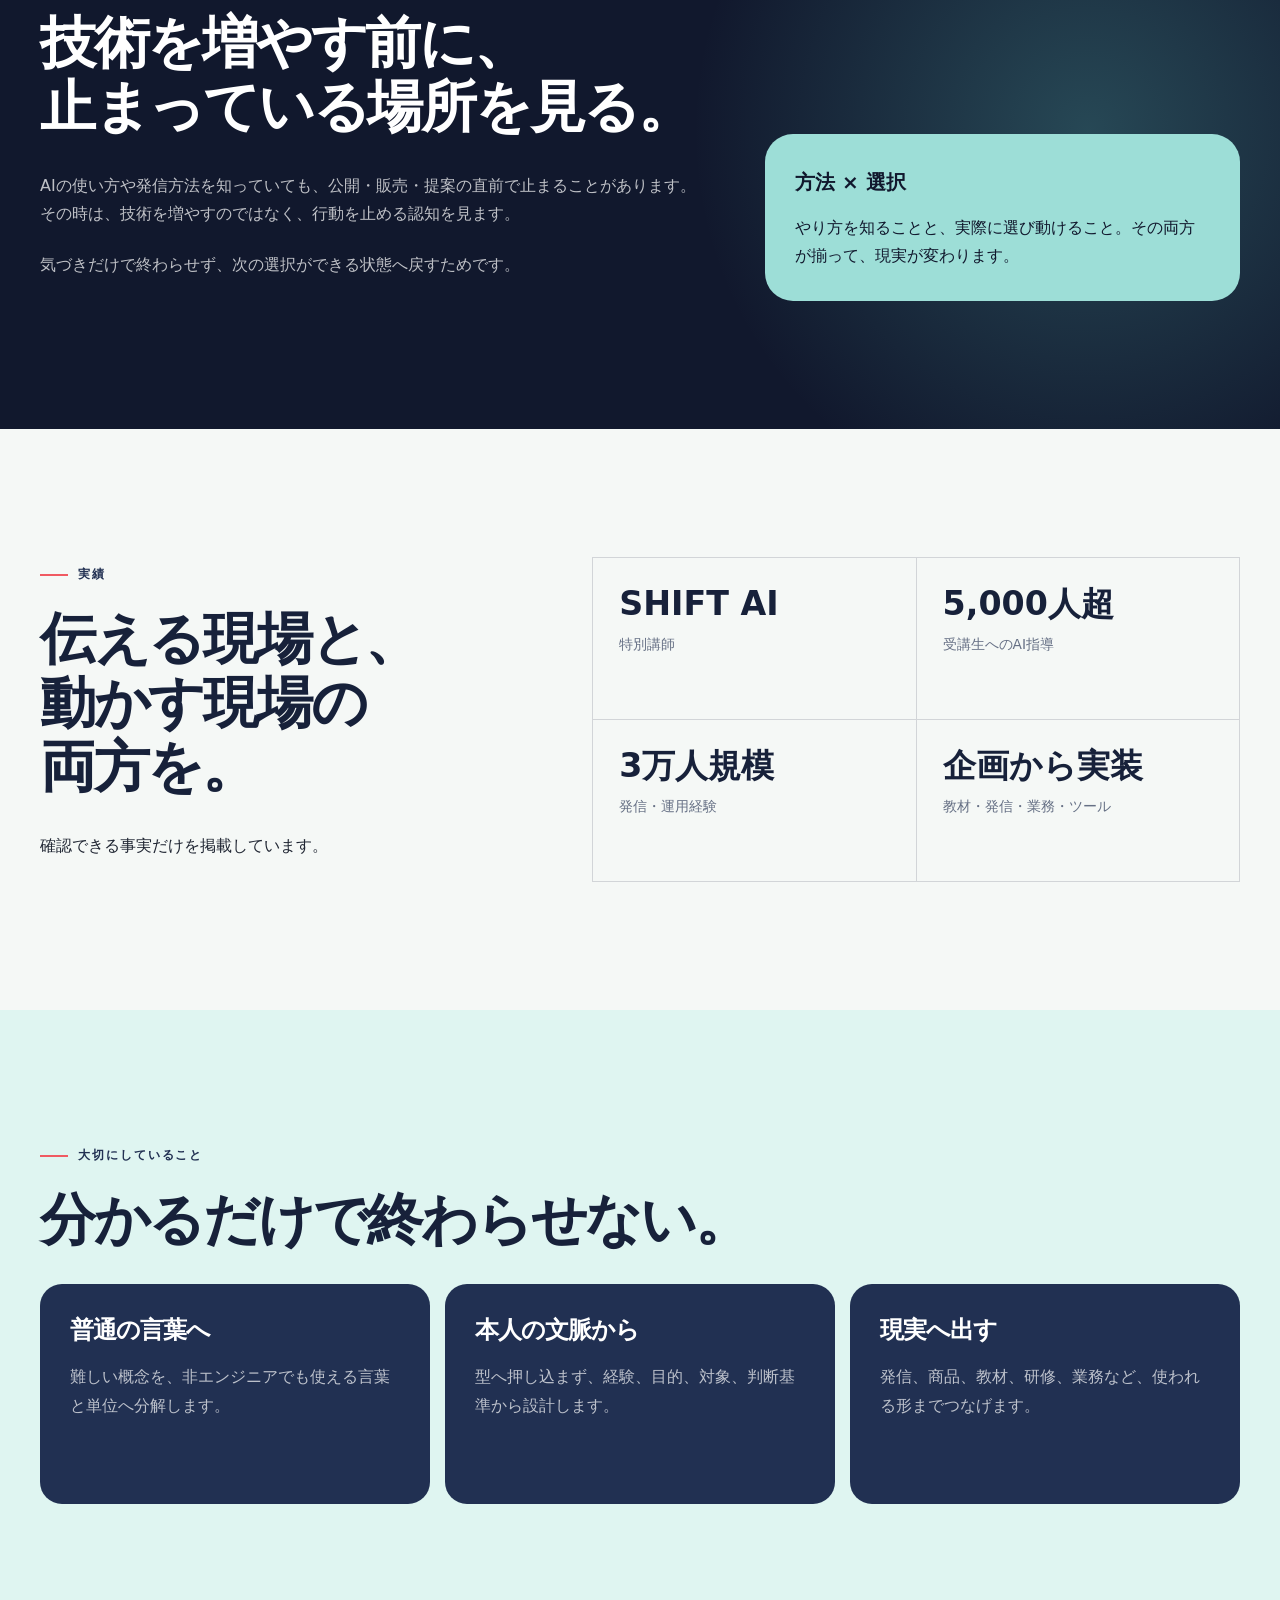
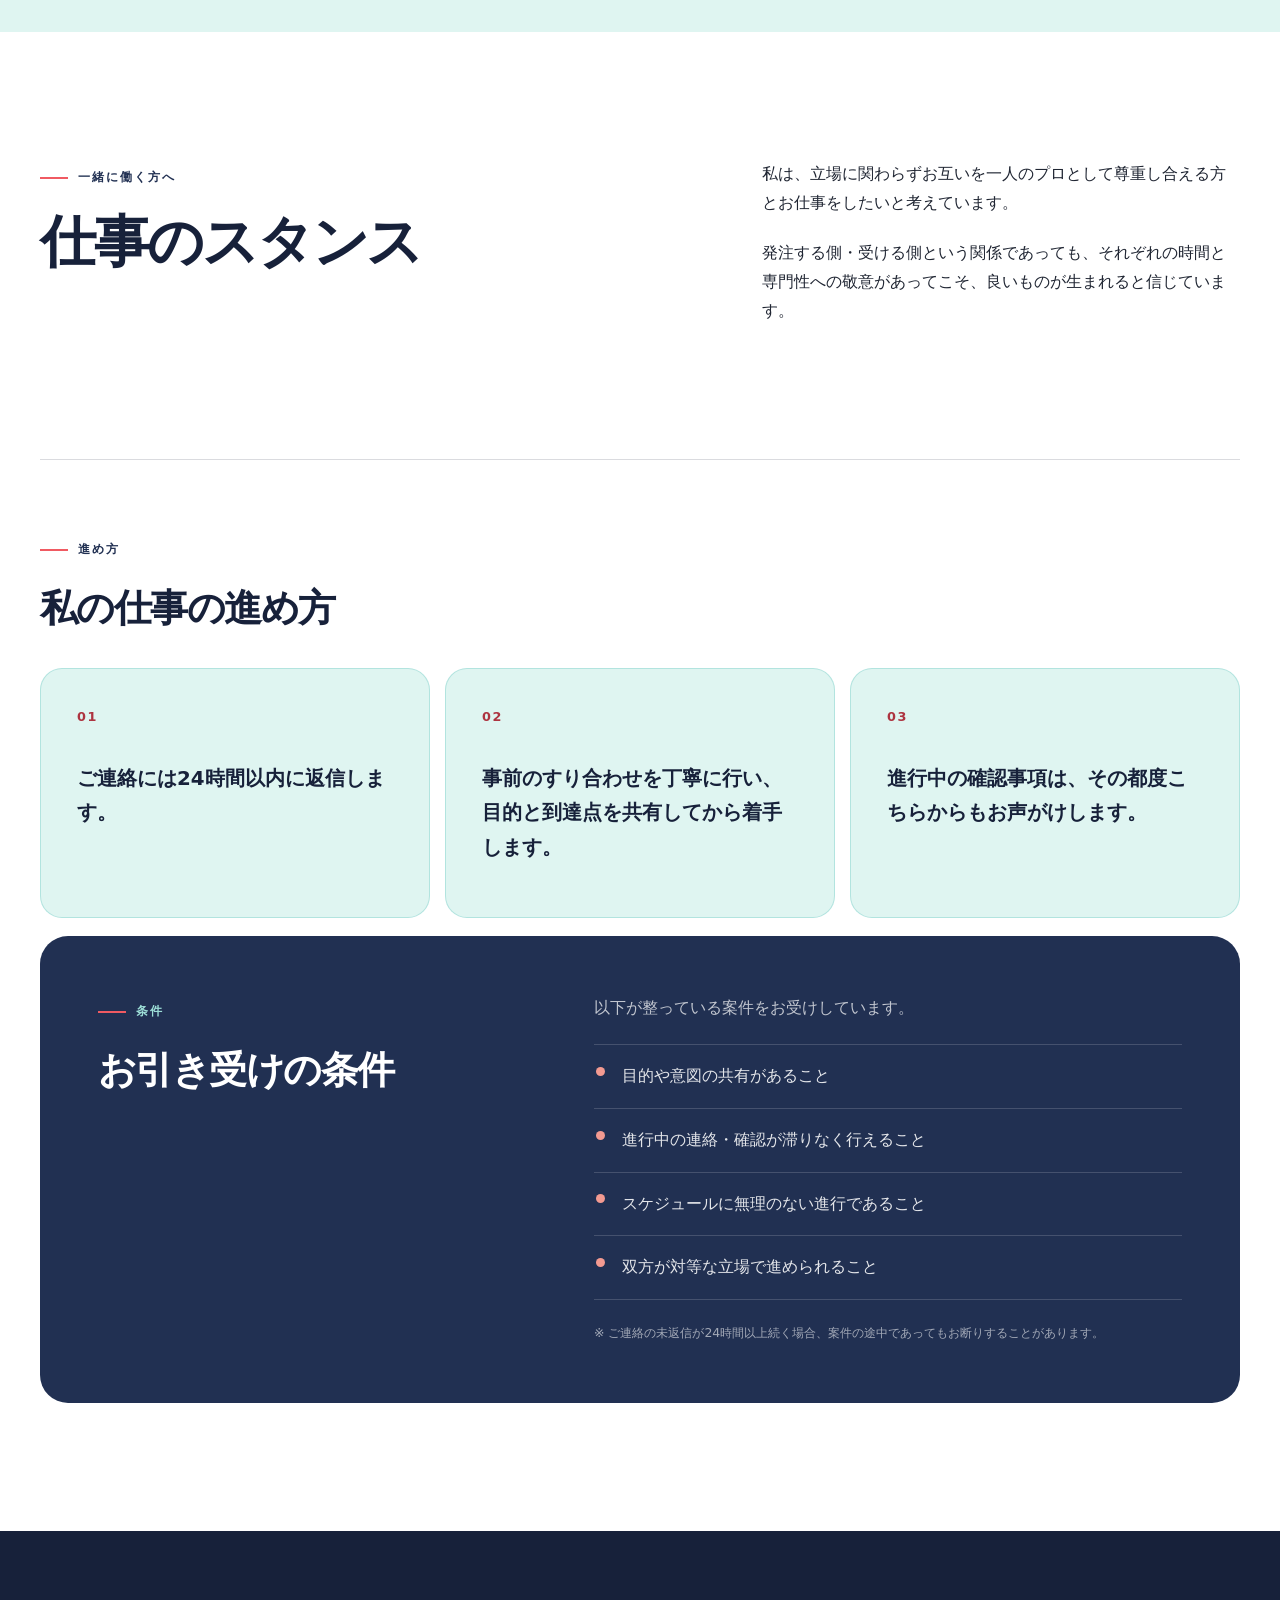
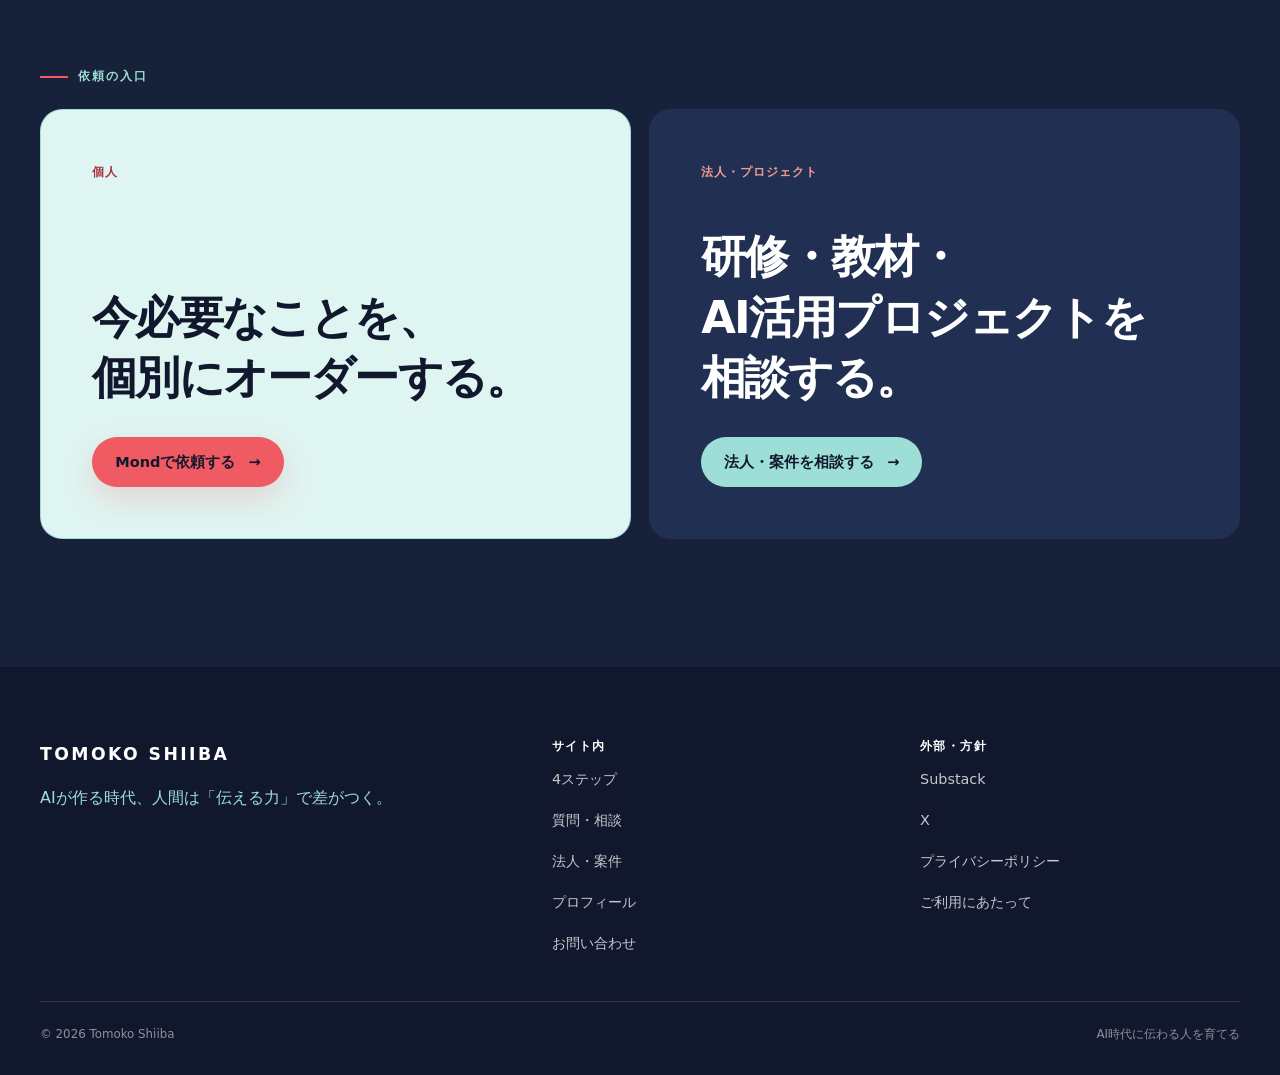
<file: about.html>
<!doctype html>
<html lang="ja">
<head>
  <meta charset="utf-8"><meta name="viewport" content="width=device-width, initial-scale=1">
  <title>プロフィール｜椎葉ともこ｜AI時代に伝わる人を育てる</title>
  <meta name="description" content="Webライター、Instagram運用、AI講師、教材設計、ツール開発。40代・非エンジニアから、経験をAI時代の仕事へつなぎ直してきた椎葉ともこのプロフィール。">
  <meta name="theme-color" content="#11182D"><link rel="canonical" href="https://tomokocl.github.io/portfolio-site/about.html">
  <meta property="og:type" content="profile"><meta property="og:title" content="プロフィール｜椎葉ともこ"><meta property="og:description" content="言葉になっていない経験や得意を、AIとともに現実に動く形へ。"><meta property="og:image" content="https://tomokocl.github.io/portfolio-site/assets/brand/hero-human-signal.png"><meta name="twitter:card" content="summary_large_image"><meta name="twitter:image" content="https://tomokocl.github.io/portfolio-site/assets/brand/hero-human-signal.png">
  <link rel="icon" href="./assets/brand/shiiba-avatar-thumb.webp" type="image/webp"><link rel="stylesheet" href="./styles/tokens.css"><link rel="stylesheet" href="./styles/base.css"><link rel="stylesheet" href="./styles/components.css?v=20260713-visibility"><link rel="stylesheet" href="./styles/pages.css?v=20260718-work-standards">
  <script type="application/ld+json">{"@context":"https://schema.org","@type":"Person","name":"椎葉ともこ","url":"https://tomokocl.github.io/portfolio-site/about.html","jobTitle":"AI講師・教材設計者","sameAs":["https://substack.com/@shiibatomoko","https://x.com/tomo19055918","https://stand.fm/channels/66814520b3df431386ba6bda"]}</script>
</head>
<body>
  <a class="skip-link" href="#main">本文へ移動</a>
  <header class="site-header header-light" data-header><div class="site-header__inner"><a class="site-brand" href="./index.html" aria-label="椎葉ともこ トップページ"><span class="site-brand__name">TOMOKO SHIIBA</span><span class="site-brand__tagline">AI時代に伝わる人を育てる</span></a><button class="nav-toggle" type="button" aria-expanded="false" aria-controls="site-nav" aria-label="メニューを開く" data-nav-toggle><span></span><span></span></button><nav class="site-nav" id="site-nav" aria-label="主要ナビゲーション" data-nav><p class="site-nav__descriptor">椎葉ともこ｜AI時代に伝わる人を育てる</p><a href="./index.html#method">4ステップ</a><a href="./programs.html">質問・相談</a><a href="./corporate.html">法人・案件</a><a href="./index.html#proof">実績</a><a href="./about.html" aria-current="page">プロフィール</a><a href="https://substack.com/@shiibatomoko" target="_blank" rel="noopener noreferrer">読みもの</a><a class="button button--coral" href="https://mond.how/ja/shibatomoko" target="_blank" rel="noopener noreferrer" data-mond-link data-analytics="mond_header">Mondで個別オーダー</a></nav></div></header>

  <main id="main">
    <section class="page-hero" aria-labelledby="page-title"><div class="container page-hero__grid"><div><p class="section-label">プロフィール</p><h1 id="page-title">言葉になっていないものを、<br>現実に動く形へ。</h1><p class="page-hero__lead">AIの使い方を教えるだけではなく、本人の中にある得意や経験を、相手へ伝わり、実際に使える形までつなげます。</p></div><p class="page-hero__marker">Webライター<br>Instagram運用<br>AI講師・教材設計<br>ツール開発</p></div></section>

    <section class="section" aria-labelledby="who-title"><div class="container profile-panel"><div class="profile-mark reveal" aria-hidden="true"><span>TOMOKO SHIIBA</span><strong><span class="profile-mark__line">難しいことを、</span><span class="profile-mark__line">普通の人が使える</span><span class="profile-mark__line">形へ。</span></strong></div><div class="reveal"><p class="section-label">何をしている人か</p><h2 id="who-title">言葉からAI、<br>AIから現実へつなぐ。</h2><p>経験や得意を言葉にし、AIへ背景・目的・判断基準を渡し、発信・商品・教材・研修・仕事として外へ出す。その一連を、個人と法人の両方で支援しています。</p><p>専門知識を見せることより、相手が理解し、自分で使い、次の行動を選べることを大切にしています。</p></div></div></section>

    <section class="section" style="background: var(--color-white)" aria-labelledby="why-title"><div class="container section-heading-split"><div class="reveal"><p class="section-label">なぜ「伝える力」なのか</p><h2 id="why-title">AIは、渡された文脈の先までしか行けない。</h2></div><div class="reveal"><p>AIは速く作れます。でも、何を作るか、誰に届けるか、どの言葉を選ぶかは、人間側に残ります。</p><p>本人の経験や判断基準が言葉になれば、AIはその人の仕事を前へ進める道具になります。だから私は、ツール操作より前の「伝える力」から扱います。</p></div></div></section>

    <section class="section" aria-labelledby="path-title"><div class="container"><p class="section-label">これまでの経験</p><h2 id="path-title">40代・非エンジニアから、経験をつなぎ直してきました。</h2><div class="timeline reveal">
      <article class="timeline__item"><strong>言葉</strong><div><h3>Webライター</h3><p>構成、伝わり方、読まれる文章を仕事として扱ってきました。</p></div></article>
      <article class="timeline__item"><strong>発信</strong><div><h3>Instagram運用</h3><p>企画、発信、データを見た改善を通して、言葉を届ける現場を経験しました。</p></div></article>
      <article class="timeline__item"><strong>教育</strong><div><h3>AI講師・教材設計</h3><p>非エンジニアにも分かる言葉で、生成AIと実務活用を伝えてきました。</p></div></article>
      <article class="timeline__item"><strong>実装</strong><div><h3>ツール開発・業務実装</h3><p>企画や説明だけで終わらず、AIを使って現実の仕事を動かすところまで進みました。</p></div></article>
      <article class="timeline__item"><strong>現在</strong><div><h3>AI時代に伝わる人を育てる</h3><p>言語化、AIへの文脈設計、現実への実装を一つの流れとして支援しています。</p></div></article>
    </div></div></section>

    <section class="section order-band" aria-labelledby="mind-title"><div class="container order-band__grid reveal"><div><p class="section-label">AIだけでなく認知も扱う理由</p><h2 id="mind-title">技術を増やす前に、止まっている場所を見る。</h2><p>AIの使い方や発信方法を知っていても、公開・販売・提案の直前で止まることがあります。その時は、技術を増やすのではなく、行動を止める認知を見ます。</p><p>気づきだけで終わらせず、次の選択ができる状態へ戻すためです。</p></div><aside class="order-band__aside"><strong>方法 × 選択</strong><span>やり方を知ることと、実際に選び動けること。その両方が揃って、現実が変わります。</span></aside></div></section>

    <section class="section" aria-labelledby="proof-title"><div class="container proof-layout"><div class="reveal"><p class="section-label">実績</p><h2 id="proof-title">伝える現場と、動かす現場の両方を。</h2><p>確認できる事実だけを掲載しています。</p></div><div class="fact-grid reveal"><div class="fact"><strong>SHIFT AI</strong><span>特別講師</span></div><div class="fact"><strong>5,000人超</strong><span>受講生へのAI指導</span></div><div class="fact"><strong>3万人規模</strong><span>発信・運用経験</span></div><div class="fact"><strong>企画から実装</strong><span>教材・発信・業務・ツール</span></div></div></div></section>

    <section class="section" style="background: var(--aqua-100)" aria-labelledby="values-title"><div class="container"><p class="section-label">大切にしていること</p><h2 id="values-title">分かるだけで終わらせない。</h2><div class="principles">
      <article class="principle reveal"><h3>普通の言葉へ</h3><p>難しい概念を、非エンジニアでも使える言葉と単位へ分解します。</p></article>
      <article class="principle reveal"><h3>本人の文脈から</h3><p>型へ押し込まず、経験、目的、対象、判断基準から設計します。</p></article>
      <article class="principle reveal"><h3>現実へ出す</h3><p>発信、商品、教材、研修、業務など、使われる形までつなげます。</p></article>
    </div></div></section>

    <section class="section work-standards" id="work-standards" aria-labelledby="work-standards-title"><div class="container">
      <div class="work-standards__lead section-heading-split reveal"><div><p class="section-label">一緒に働く方へ</p><h2 id="work-standards-title">仕事のスタンス</h2></div><div><p>私は、立場に関わらずお互いを一人のプロとして尊重し合える方とお仕事をしたいと考えています。</p><p>発注する側・受ける側という関係であっても、それぞれの時間と専門性への敬意があってこそ、良いものが生まれると信じています。</p></div></div>

      <div class="work-standards__process reveal" aria-labelledby="work-process-title"><p class="section-label">進め方</p><h3 id="work-process-title">私の仕事の進め方</h3><div class="work-process-grid">
        <article class="work-process-card"><span class="card-number">01</span><p>ご連絡には24時間以内に返信します。</p></article>
        <article class="work-process-card"><span class="card-number">02</span><p>事前のすり合わせを丁寧に行い、目的と到達点を共有してから着手します。</p></article>
        <article class="work-process-card"><span class="card-number">03</span><p>進行中の確認事項は、その都度こちらからもお声がけします。</p></article>
      </div></div>

      <div class="work-standards__conditions reveal" aria-labelledby="work-conditions-title"><div><p class="section-label">条件</p><h3 id="work-conditions-title">お引き受けの条件</h3></div><div><p class="work-standards__conditions-lead">以下が整っている案件をお受けしています。</p><ul class="work-condition-list"><li>目的や意図の共有があること</li><li>進行中の連絡・確認が滞りなく行えること</li><li>スケジュールに無理のない進行であること</li><li>双方が対等な立場で進められること</li></ul><p class="work-standards__notice">※ ご連絡の未返信が24時間以上続く場合、案件の途中であってもお断りすることがあります。</p></div></div>
    </div></section>

    <section class="section final-section" aria-label="依頼の入口"><div class="container"><p class="section-label">依頼の入口</p><div class="final-choice"><article class="card route-card route-card--personal reveal"><p class="route-card__label">個人</p><h3>今必要なことを、個別にオーダーする。</h3><a class="button button--coral" href="https://mond.how/ja/shibatomoko" target="_blank" rel="noopener noreferrer" data-mond-link data-analytics="mond_final">Mondで依頼する</a></article><article class="card route-card route-card--corporate reveal"><p class="route-card__label">法人・プロジェクト</p><h3>研修・教材・AI活用プロジェクトを相談する。</h3><a class="button button--aqua" href="./contact.html" data-analytics="corporate_form">法人・案件を相談する</a></article></div></div></section>
  </main>

  <footer class="site-footer"><div class="container site-footer__inner"><div class="site-footer__identity"><p class="site-footer__brand">TOMOKO SHIIBA</p><p class="site-footer__statement">AIが作る時代、人間は「伝える力」で差がつく。</p></div><div><h2>サイト内</h2><nav aria-label="サイト内リンク"><a href="./index.html#method">4ステップ</a><a href="./programs.html">質問・相談</a><a href="./corporate.html">法人・案件</a><a href="./about.html">プロフィール</a><a href="./contact.html">お問い合わせ</a></nav></div><div><h2>外部・方針</h2><nav aria-label="外部リンクと方針"><a href="https://substack.com/@shiibatomoko" target="_blank" rel="noopener noreferrer">Substack</a><a href="https://x.com/tomo19055918" target="_blank" rel="noopener noreferrer">X</a><a href="./privacy.html">プライバシーポリシー</a><a href="./legal.html">ご利用にあたって</a></nav></div></div><div class="container site-footer__bottom"><span>© <span data-current-year>2026</span> Tomoko Shiiba</span><span>AI時代に伝わる人を育てる</span></div></footer>
  <script src="./scripts/site-config.js"></script><script src="./scripts/main.js?v=20260713-visibility" defer></script>
</body>
</html>
</file>
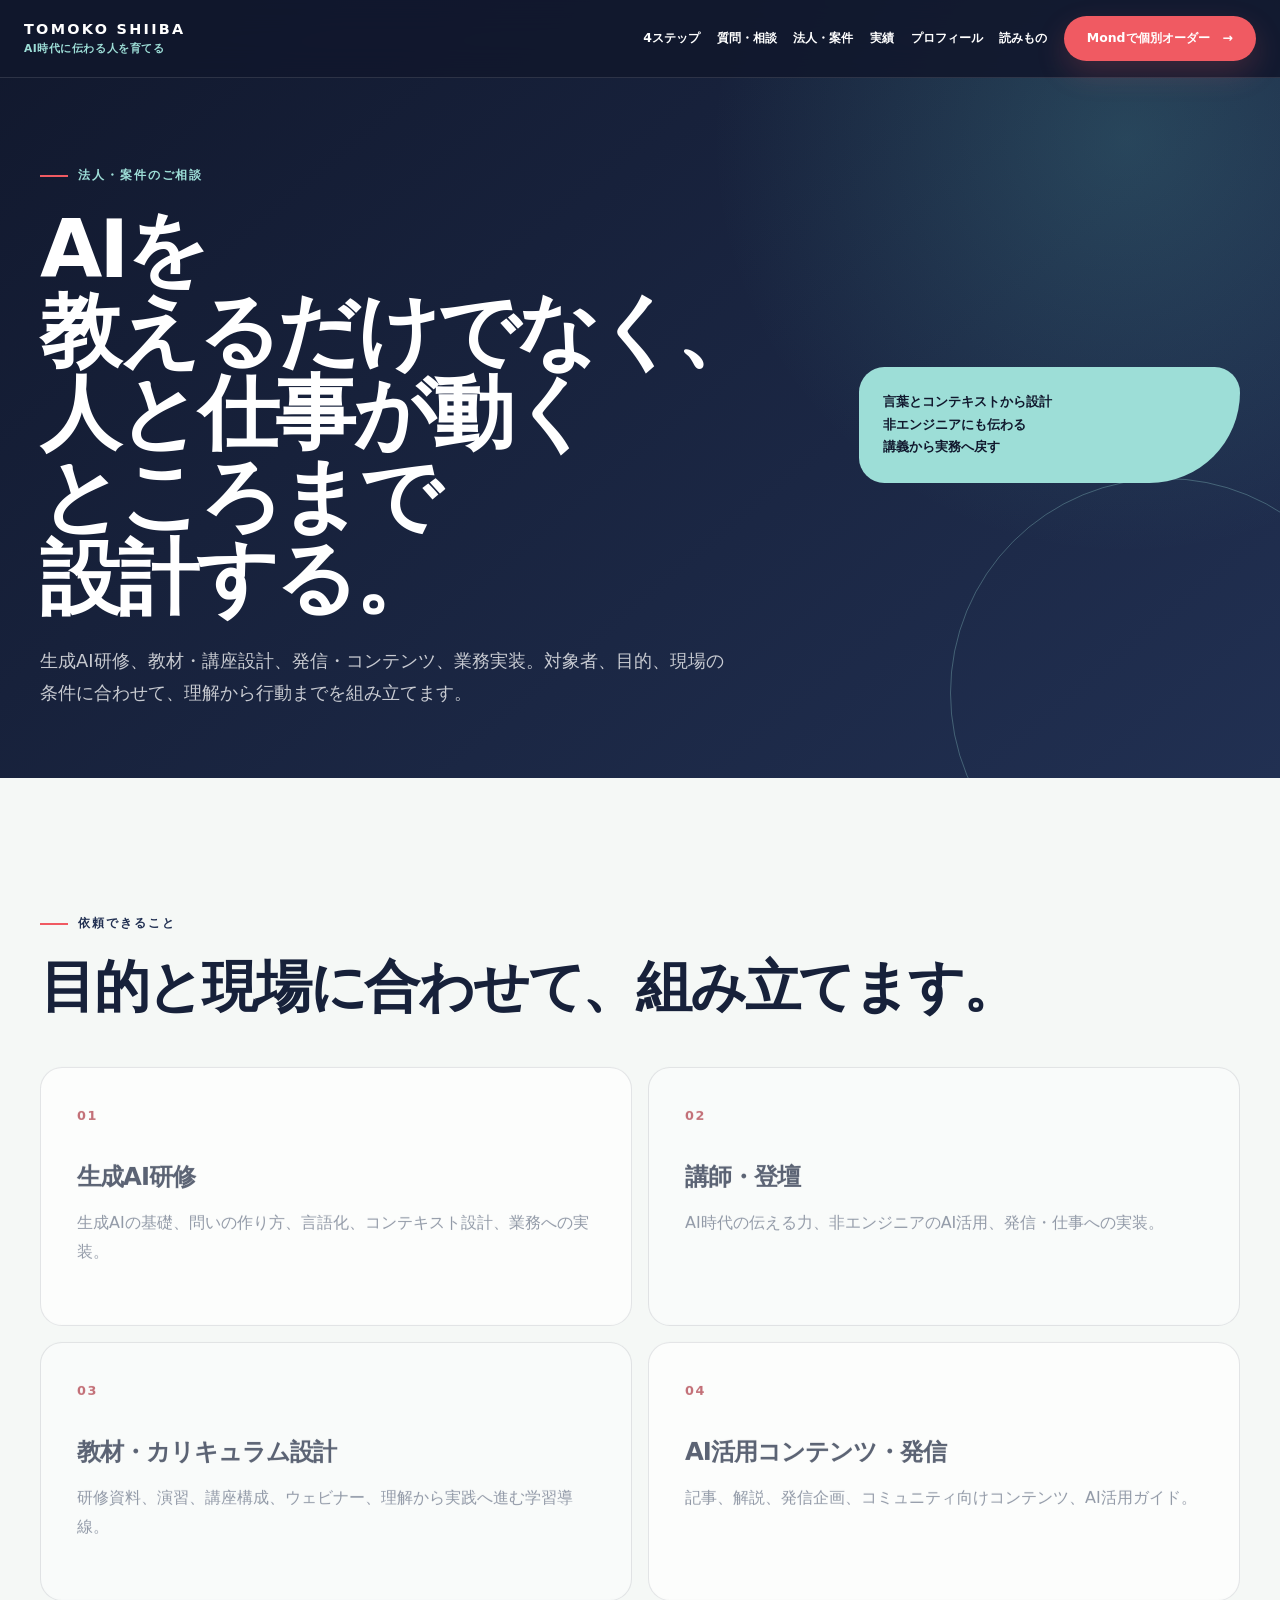
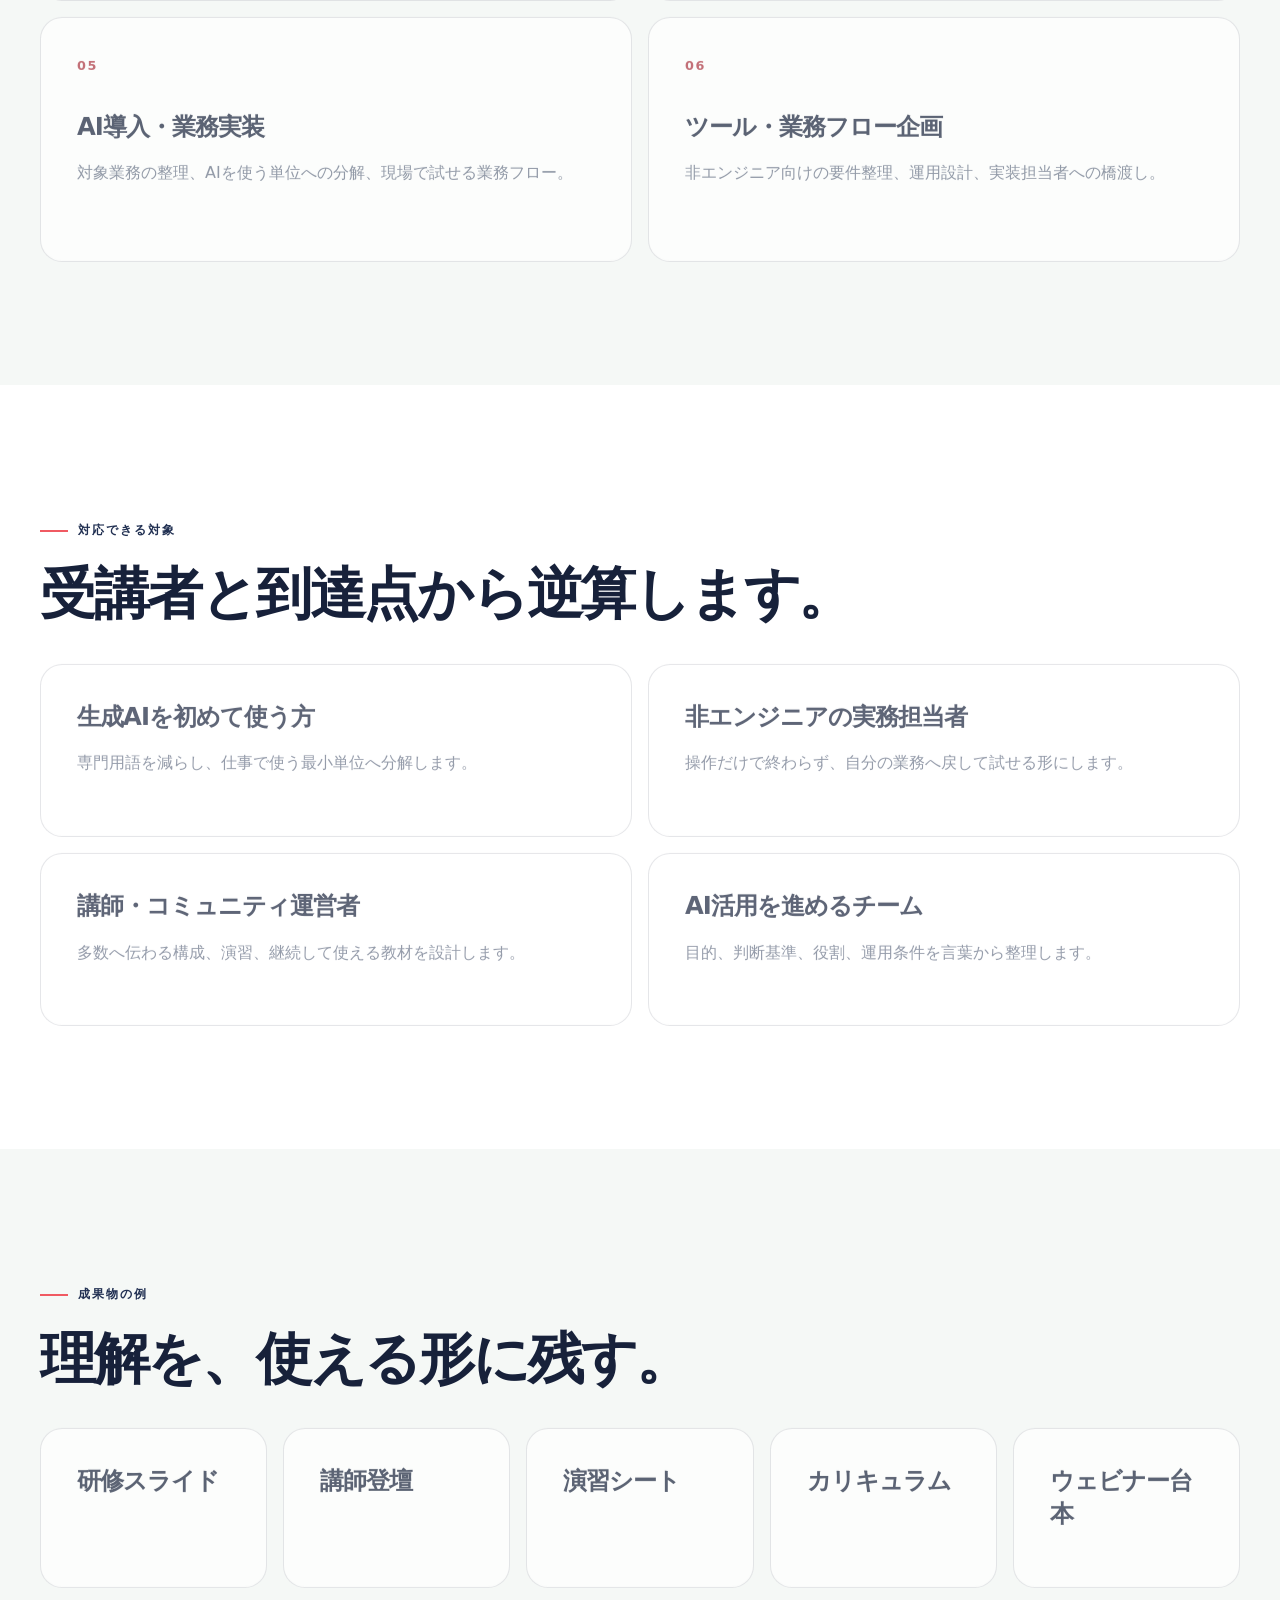
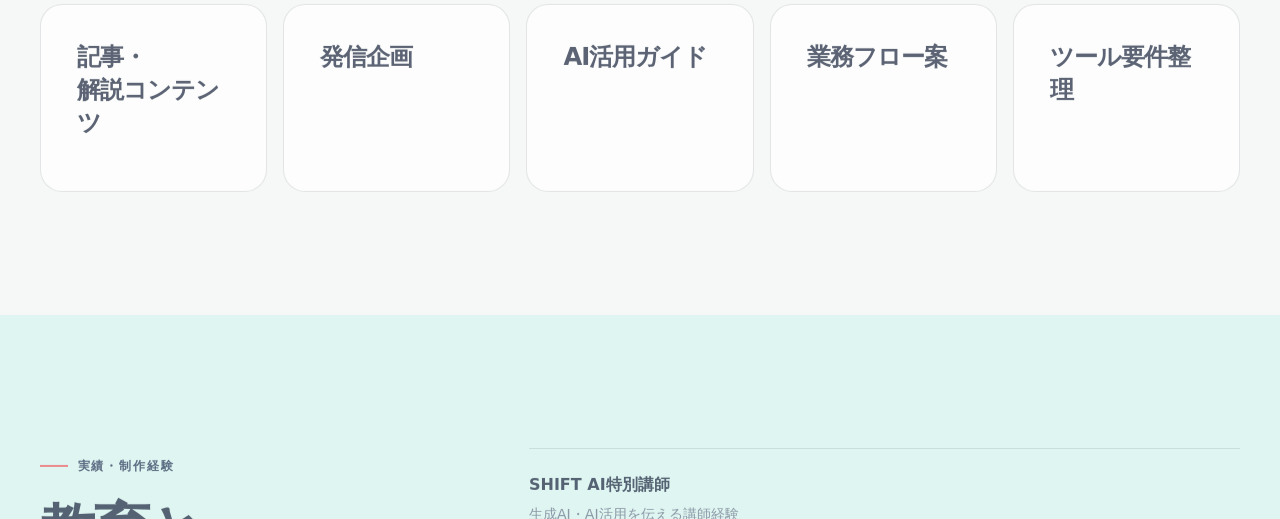
<file: ai-support.html>
<!doctype html><html lang="ja"><head><meta charset="utf-8"><meta name="viewport" content="width=device-width, initial-scale=1"><meta http-equiv="refresh" content="0; url=./corporate.html"><link rel="canonical" href="./corporate.html"><title>法人研修・講師｜椎葉ともこ</title></head><body><p>AI活用支援ページは法人研修・講師ページへ移動しました。<a href="./corporate.html">新しいページを見る</a></p></body></html>
</file>
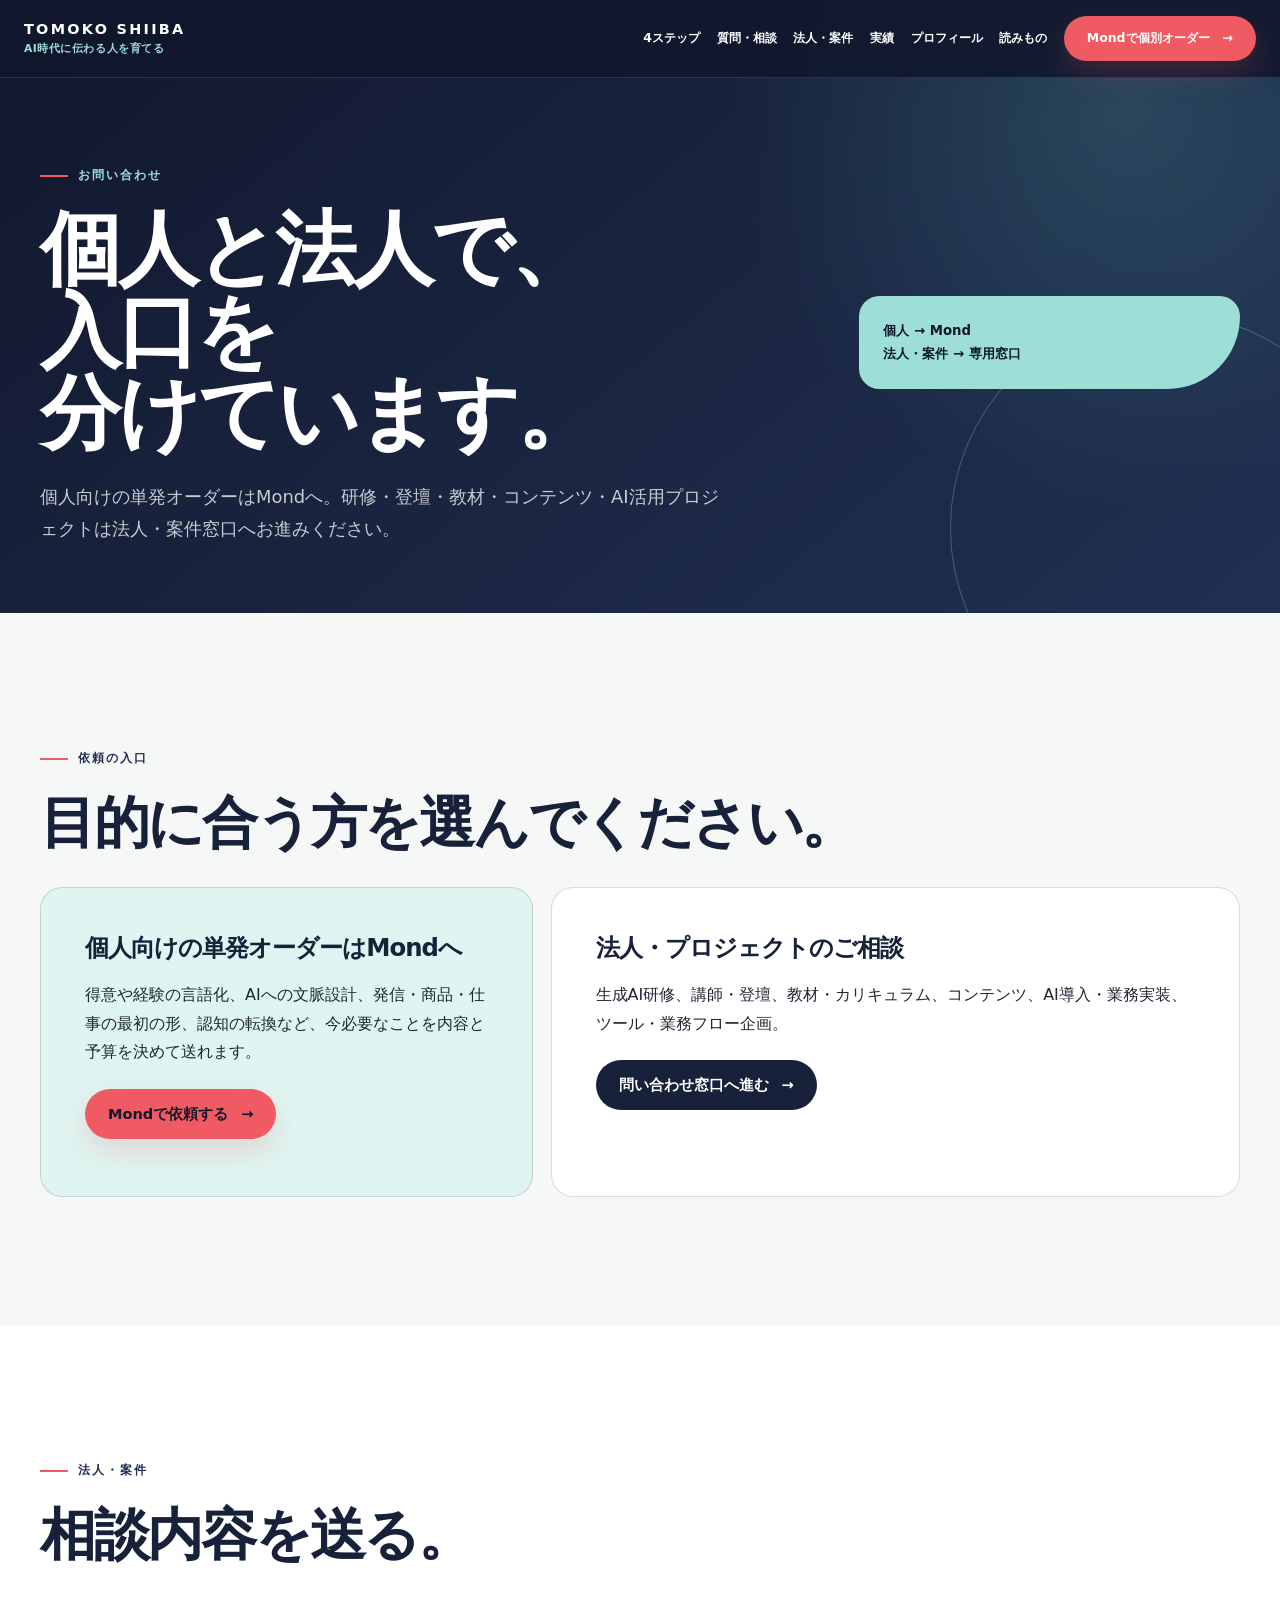
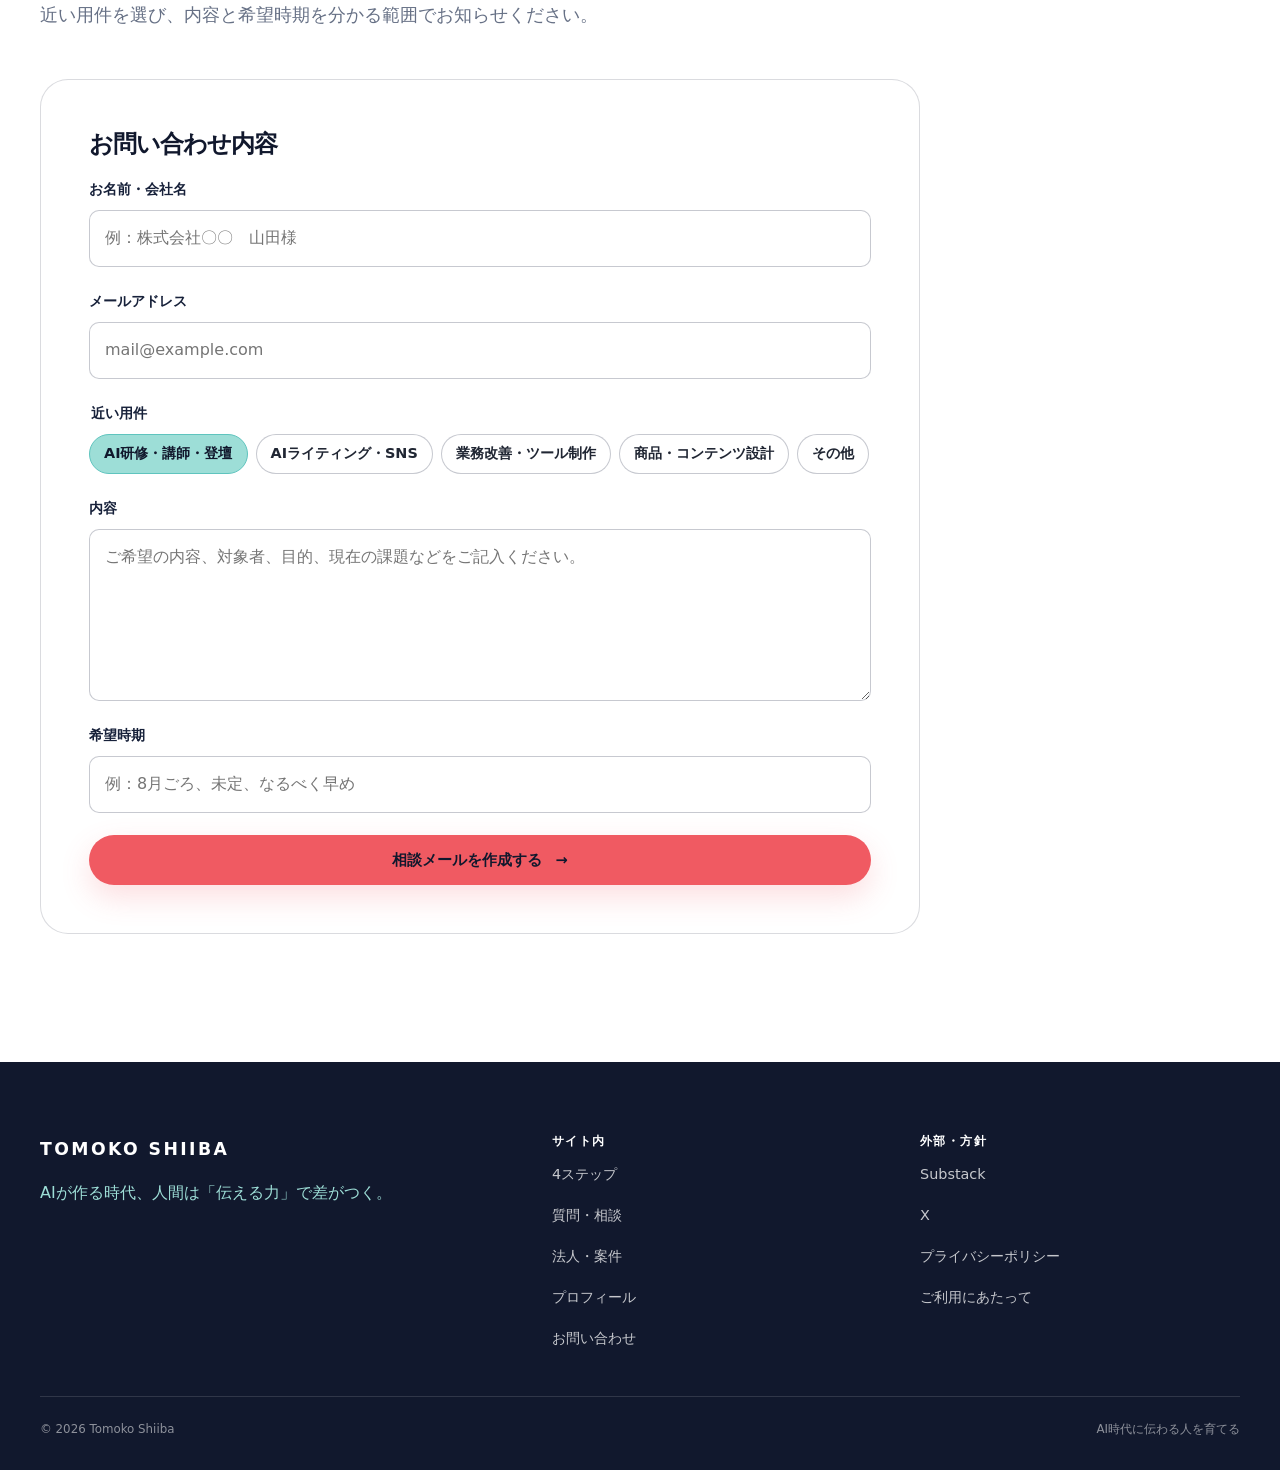
<file: contact.html>
<!doctype html>
<html lang="ja">
<head>
  <meta charset="utf-8"><meta name="viewport" content="width=device-width, initial-scale=1">
  <title>お問い合わせ｜法人・案件のご相談｜椎葉ともこ</title>
  <meta name="description" content="個人向けの単発オーダーはMondへ。生成AI研修、登壇、教材・コンテンツ、AI活用プロジェクトは法人・案件窓口からお問い合わせください。">
  <meta name="theme-color" content="#11182D"><link rel="canonical" href="https://tomokocl.github.io/portfolio-site/contact.html">
  <meta property="og:type" content="website"><meta property="og:title" content="お問い合わせ｜椎葉ともこ"><meta property="og:description" content="個人向けオーダーと法人・案件の入口をご案内します。"><meta property="og:image" content="https://tomokocl.github.io/portfolio-site/assets/brand/hero-human-signal.png"><meta name="twitter:card" content="summary_large_image"><meta name="twitter:image" content="https://tomokocl.github.io/portfolio-site/assets/brand/hero-human-signal.png">
  <link rel="icon" href="./assets/brand/shiiba-avatar-thumb.webp" type="image/webp"><link rel="stylesheet" href="./styles/tokens.css"><link rel="stylesheet" href="./styles/base.css"><link rel="stylesheet" href="./styles/components.css?v=20260713-quickform"><link rel="stylesheet" href="./styles/pages.css?v=20260713-visibility">
</head>
<body>
  <a class="skip-link" href="#main">本文へ移動</a>
  <header class="site-header header-light" data-header><div class="site-header__inner"><a class="site-brand" href="./index.html" aria-label="椎葉ともこ トップページ"><span class="site-brand__name">TOMOKO SHIIBA</span><span class="site-brand__tagline">AI時代に伝わる人を育てる</span></a><button class="nav-toggle" type="button" aria-expanded="false" aria-controls="site-nav" aria-label="メニューを開く" data-nav-toggle><span></span><span></span></button><nav class="site-nav" id="site-nav" aria-label="主要ナビゲーション" data-nav><p class="site-nav__descriptor">椎葉ともこ｜AI時代に伝わる人を育てる</p><a href="./index.html#method">4ステップ</a><a href="./programs.html">質問・相談</a><a href="./corporate.html">法人・案件</a><a href="./index.html#proof">実績</a><a href="./about.html">プロフィール</a><a href="https://substack.com/@shiibatomoko" target="_blank" rel="noopener noreferrer">読みもの</a><a class="button button--coral" href="https://mond.how/ja/shibatomoko" target="_blank" rel="noopener noreferrer" data-mond-link data-analytics="mond_header">Mondで個別オーダー</a></nav></div></header>

  <main id="main">
    <section class="page-hero" aria-labelledby="page-title"><div class="container page-hero__grid"><div><p class="section-label">お問い合わせ</p><h1 id="page-title">個人と法人で、<br>入口を分けています。</h1><p class="page-hero__lead">個人向けの単発オーダーはMondへ。研修・登壇・教材・コンテンツ・AI活用プロジェクトは法人・案件窓口へお進みください。</p></div><p class="page-hero__marker">個人 → Mond<br>法人・案件 → 専用窓口</p></div></section>

    <section class="section" aria-labelledby="route-title"><div class="container"><p class="section-label">依頼の入口</p><h2 id="route-title">目的に合う方を選んでください。</h2><div class="contact-route">
      <article class="card contact-route__card reveal"><h3>個人向けの単発オーダーはMondへ</h3><p>得意や経験の言語化、AIへの文脈設計、発信・商品・仕事の最初の形、認知の転換など、今必要なことを内容と予算を決めて送れます。</p><a class="button button--coral" href="https://mond.how/ja/shibatomoko" target="_blank" rel="noopener noreferrer" data-mond-link data-analytics="mond_personal_page">Mondで依頼する</a></article>
      <article class="card contact-route__card reveal"><h3>法人・プロジェクトのご相談</h3><p>生成AI研修、講師・登壇、教材・カリキュラム、コンテンツ、AI導入・業務実装、ツール・業務フロー企画。</p><a class="button button--ink" href="#corporate-inquiry">問い合わせ窓口へ進む</a></article>
    </div></div></section>

    <section class="section" id="corporate-inquiry" style="background: var(--color-white)" aria-labelledby="inquiry-title"><div class="container"><p class="section-label">法人・案件</p><h2 id="inquiry-title">相談内容を送る。</h2><p class="section-intro">近い用件を選び、内容と希望時期を分かる範囲でお知らせください。</p><div class="form-shell" data-form-shell>
      <form class="corporate-form quick-inquiry-form" method="post" data-corporate-form hidden>
        <h3>お問い合わせ内容</h3>
        <div class="field"><label for="contact-name">お名前・会社名</label><input id="contact-name" name="name" type="text" autocomplete="name" placeholder="例：株式会社〇〇　山田様"></div>
        <div class="field"><label for="contact-email">メールアドレス</label><input id="contact-email" name="email" type="email" autocomplete="email" placeholder="mail@example.com" required></div>
        <fieldset class="quick-inquiry__topics"><legend>近い用件</legend><div class="inquiry-options">
          <label><input type="radio" name="topic" value="AI研修・講師・登壇" checked><span>AI研修・講師・登壇</span></label>
          <label><input type="radio" name="topic" value="AIライティング・SNS"><span>AIライティング・SNS</span></label>
          <label><input type="radio" name="topic" value="業務改善・ツール制作"><span>業務改善・ツール制作</span></label>
          <label><input type="radio" name="topic" value="商品・コンテンツ設計"><span>商品・コンテンツ設計</span></label>
          <label><input type="radio" name="topic" value="その他"><span>その他</span></label>
        </div></fieldset>
        <div class="field"><label for="contact-message">内容</label><textarea id="contact-message" name="message" rows="5" placeholder="ご希望の内容、対象者、目的、現在の課題などをご記入ください。" required></textarea></div>
        <div class="field"><label for="contact-timing">希望時期</label><input id="contact-timing" name="timing" type="text" placeholder="例：8月ごろ、未定、なるべく早め"></div>
        <button class="button button--coral" type="submit" data-analytics="corporate_form">相談メールを作成する</button>
      </form>
      <div class="form-fallback" data-form-fallback><h3>メールで法人・案件を相談する</h3><p>お名前・会社名、近い用件、内容、希望時期をご記入ください。</p><a class="button button--coral" href="mailto:y.n.b12201220@gmail.com" data-corporate-mail data-analytics="corporate_form">法人・案件をメールで相談する</a></div>
    </div></div></section>
  </main>

  <footer class="site-footer"><div class="container site-footer__inner"><div class="site-footer__identity"><p class="site-footer__brand">TOMOKO SHIIBA</p><p class="site-footer__statement">AIが作る時代、人間は「伝える力」で差がつく。</p></div><div><h2>サイト内</h2><nav aria-label="サイト内リンク"><a href="./index.html#method">4ステップ</a><a href="./programs.html">質問・相談</a><a href="./corporate.html">法人・案件</a><a href="./about.html">プロフィール</a><a href="./contact.html">お問い合わせ</a></nav></div><div><h2>外部・方針</h2><nav aria-label="外部リンクと方針"><a href="https://substack.com/@shiibatomoko" target="_blank" rel="noopener noreferrer">Substack</a><a href="https://x.com/tomo19055918" target="_blank" rel="noopener noreferrer">X</a><a href="./privacy.html">プライバシーポリシー</a><a href="./legal.html">ご利用にあたって</a></nav></div></div><div class="container site-footer__bottom"><span>© <span data-current-year>2026</span> Tomoko Shiiba</span><span>AI時代に伝わる人を育てる</span></div></footer>
  <script src="./scripts/site-config.js"></script><script src="./scripts/main.js?v=20260713-quickform" defer></script>
</body>
</html>
</file>
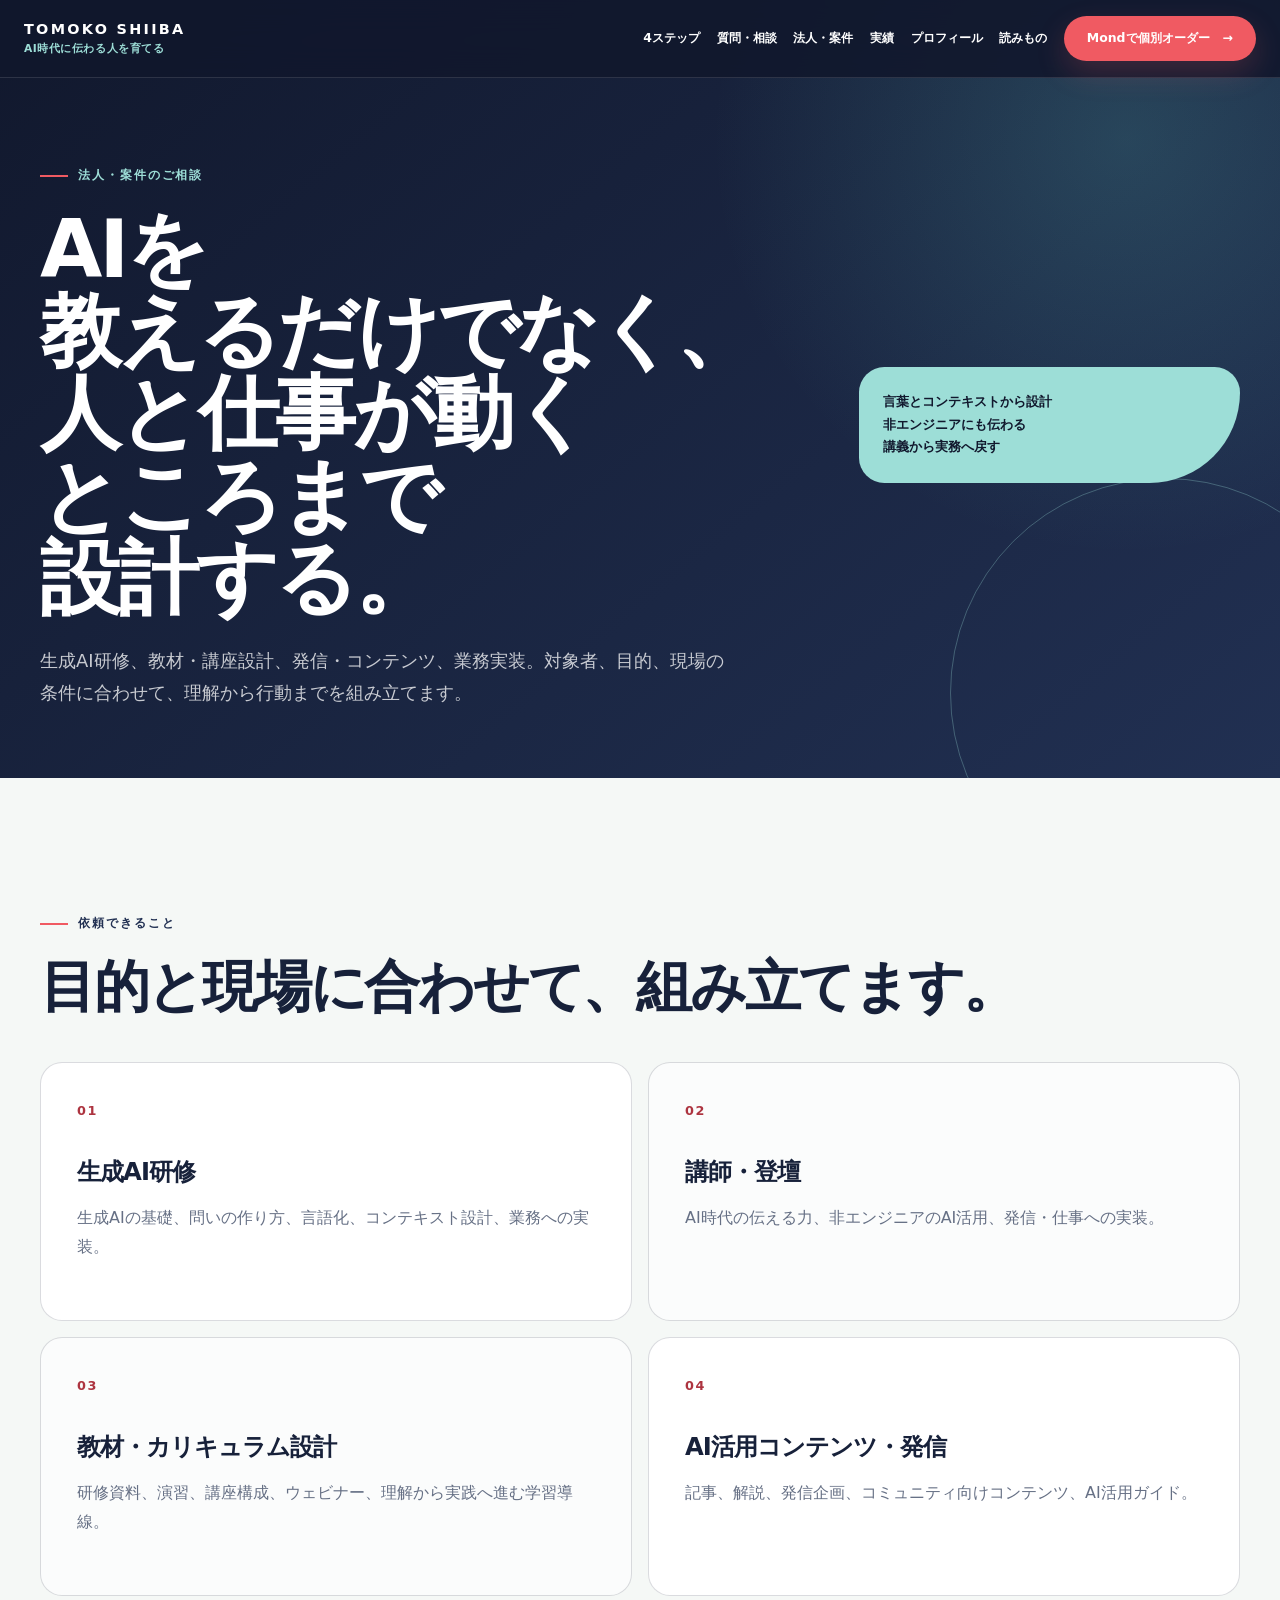
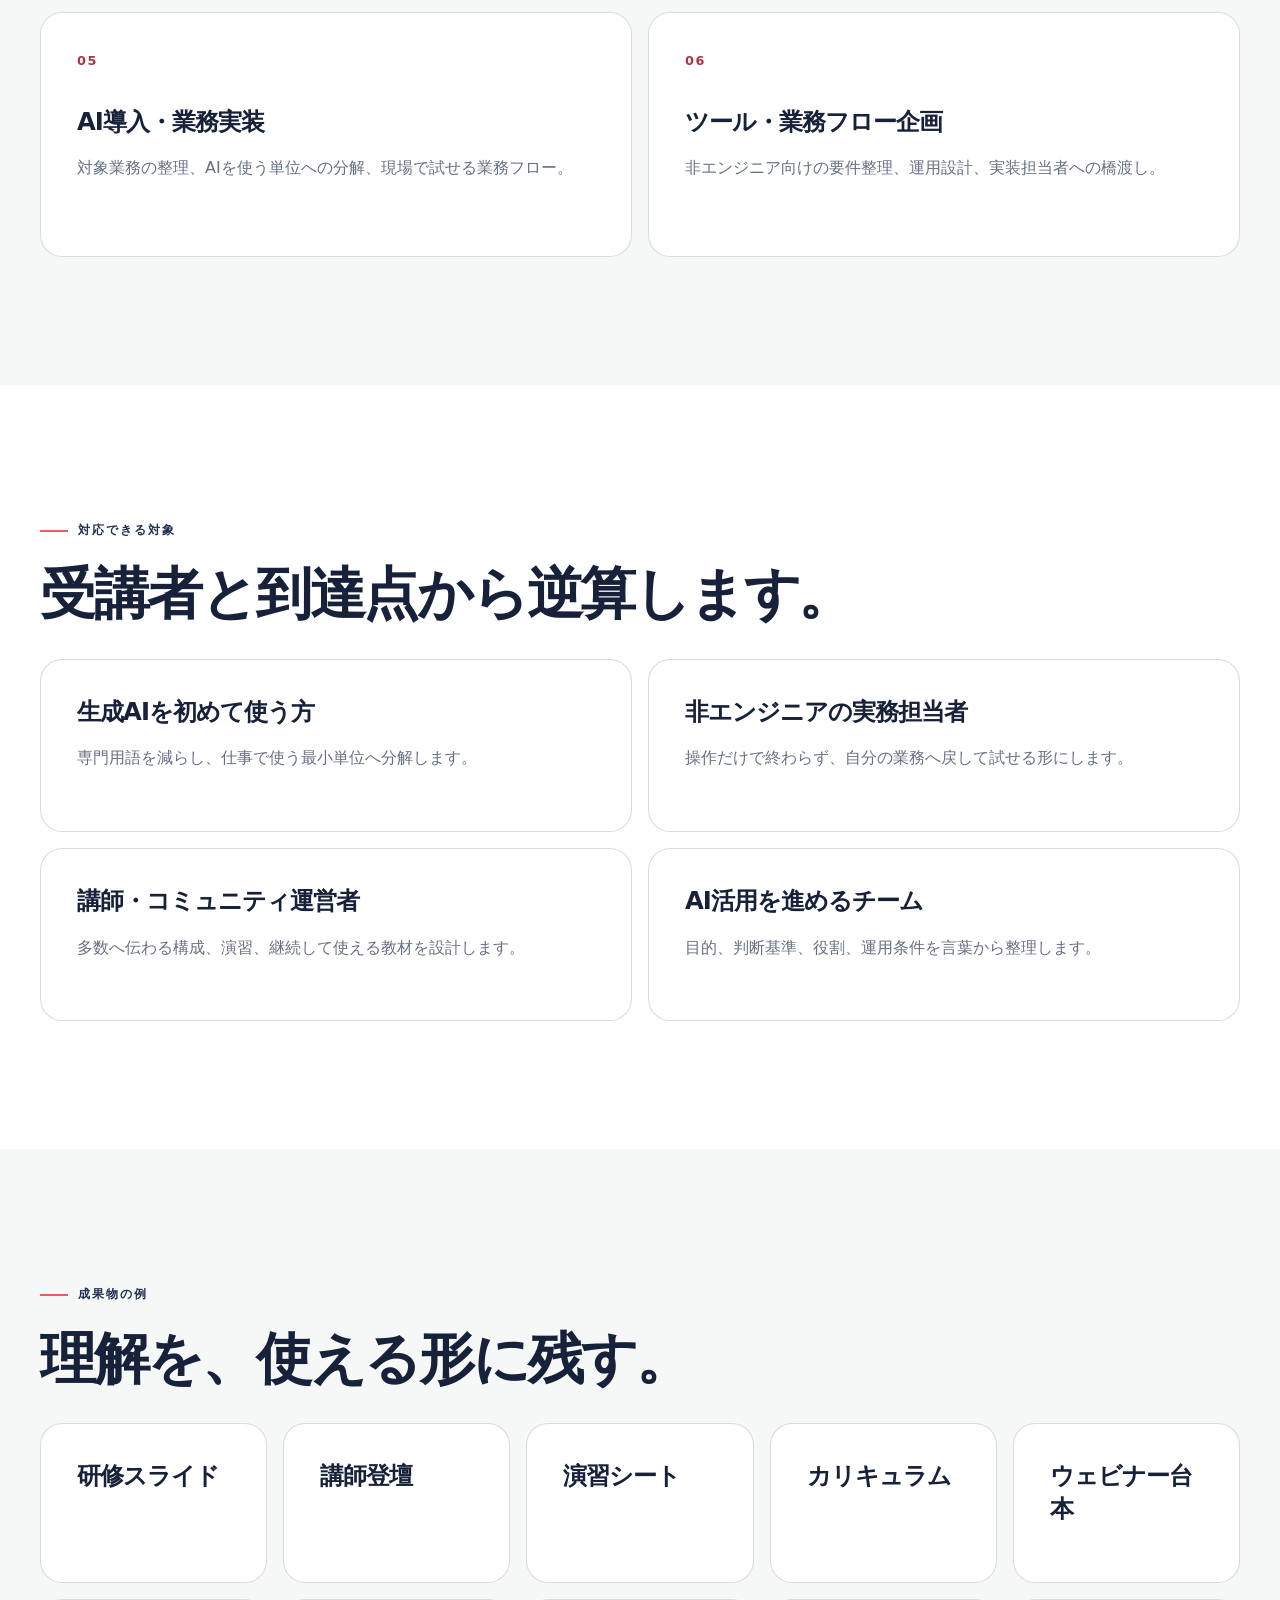
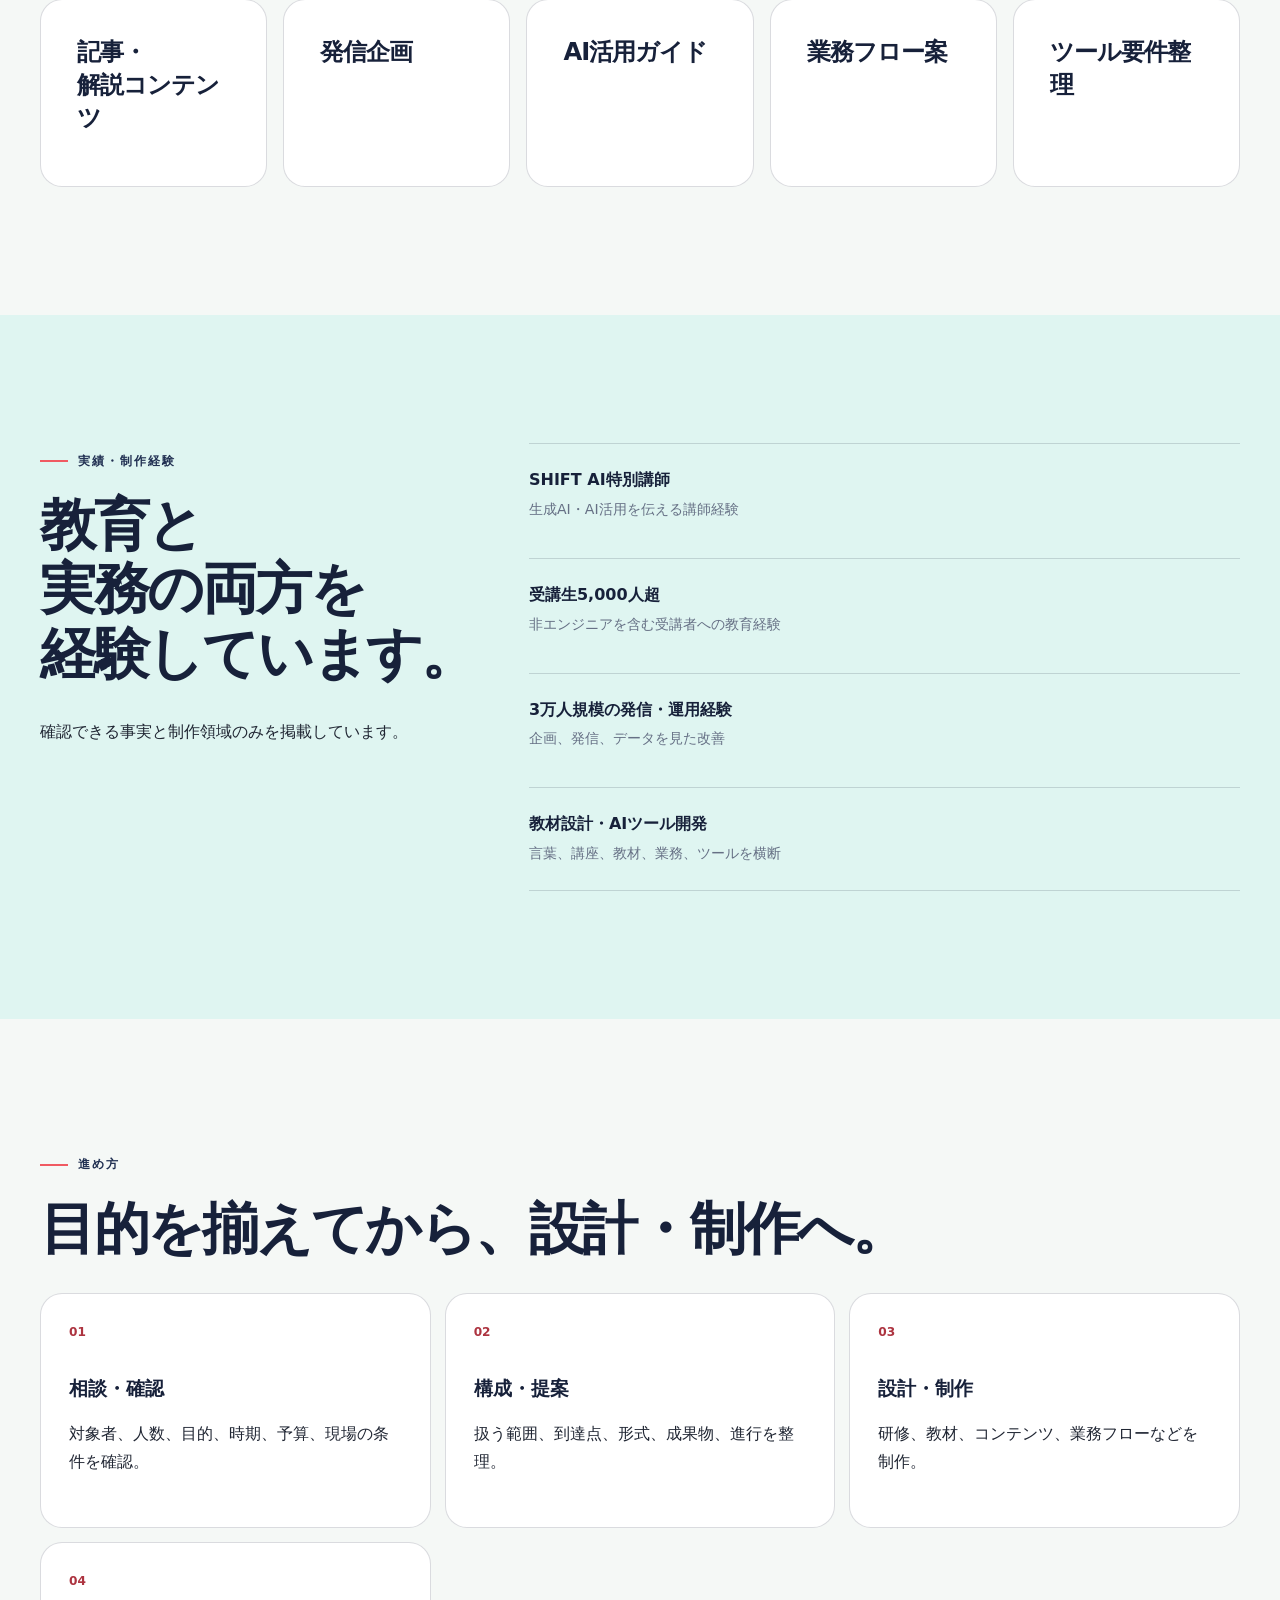
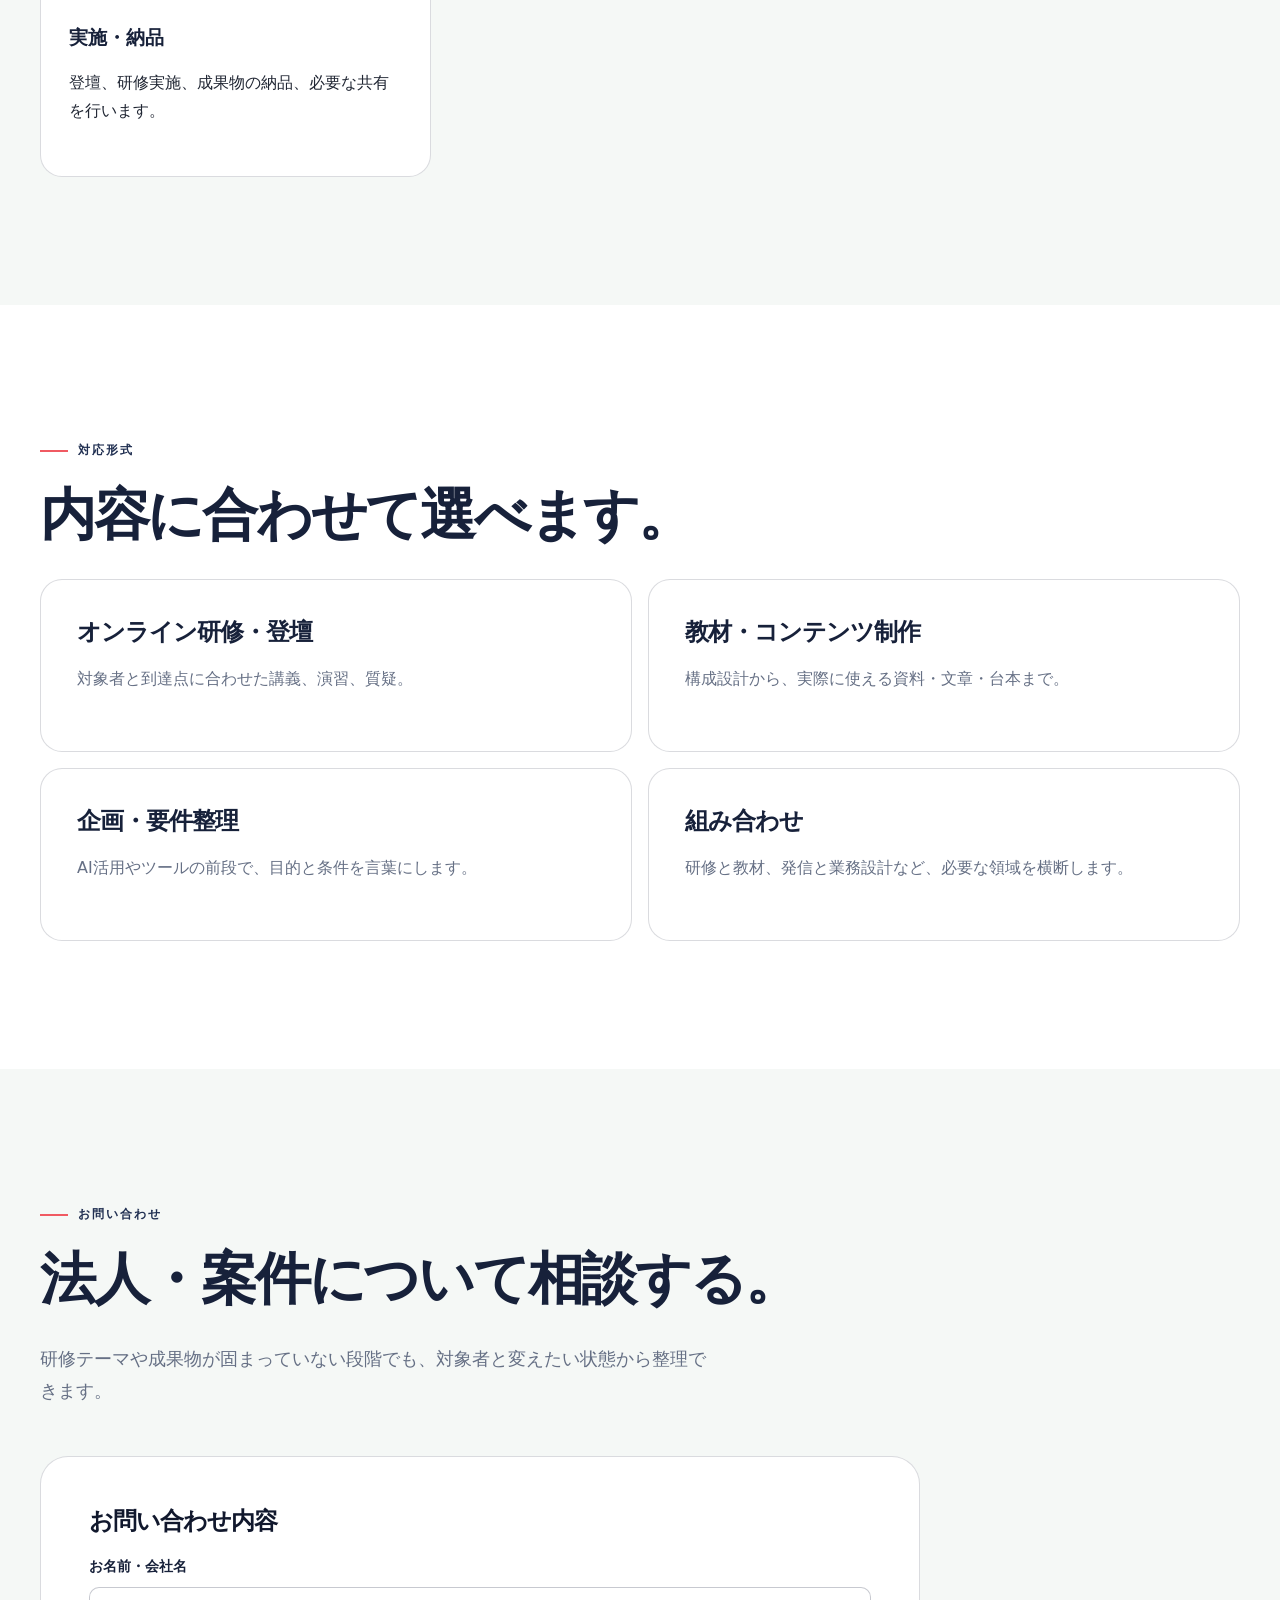
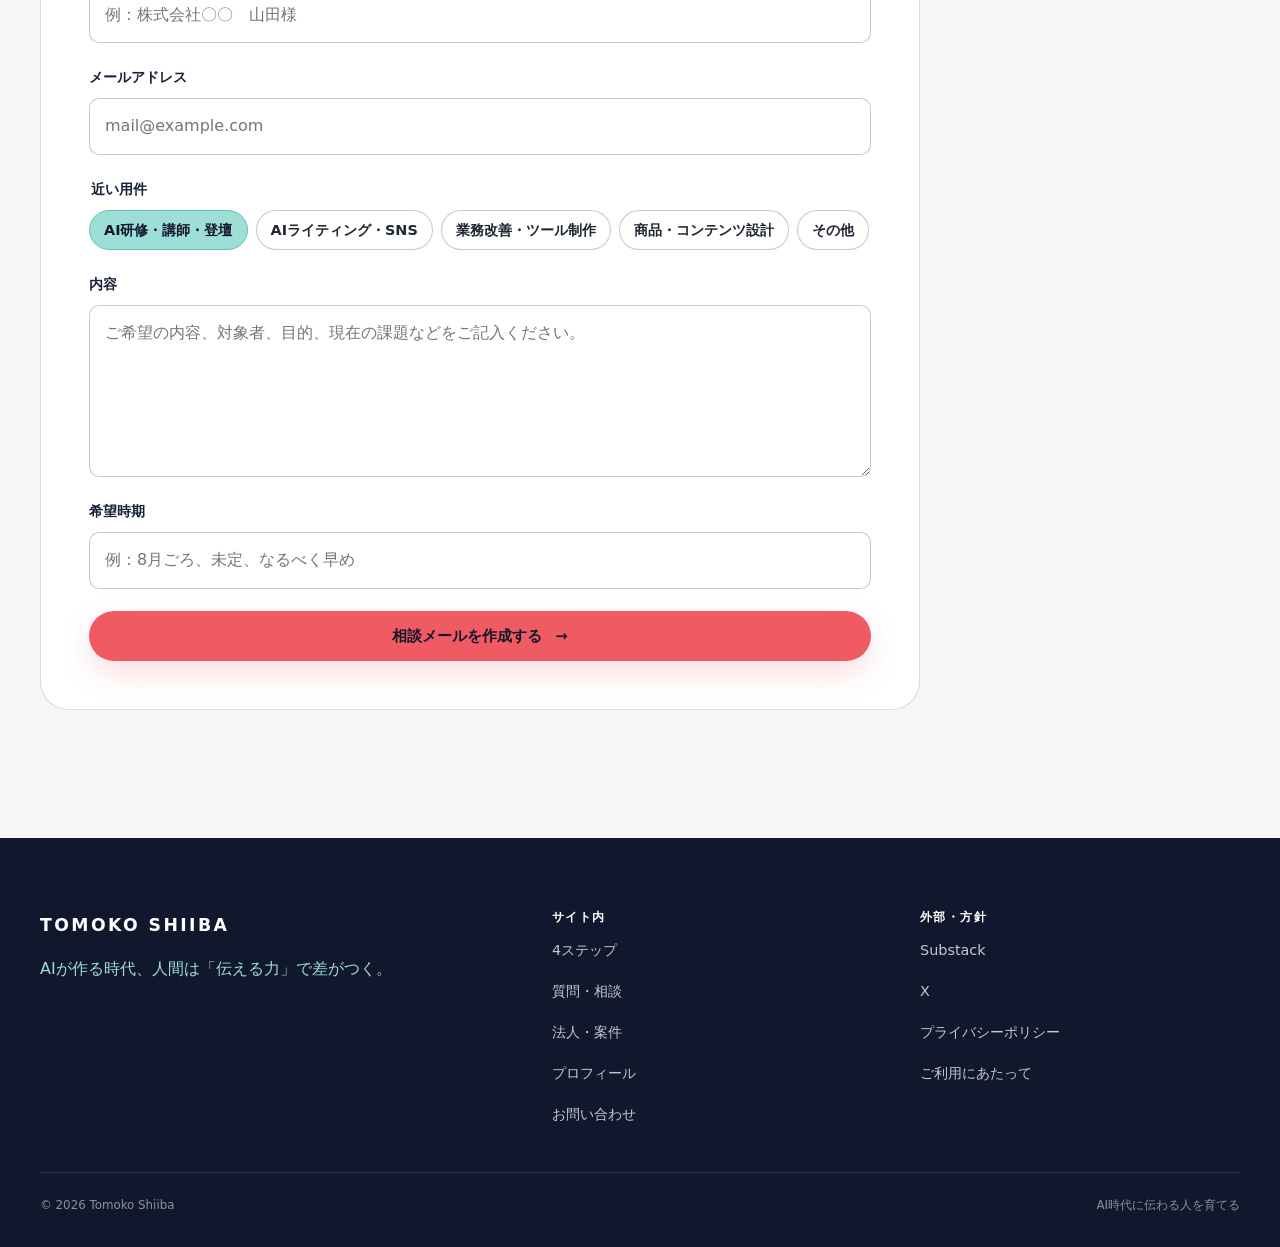
<file: corporate.html>
<!doctype html>
<html lang="ja">
<head>
  <meta charset="utf-8"><meta name="viewport" content="width=device-width, initial-scale=1">
  <title>生成AI研修・教材設計・講師・AI活用支援｜椎葉ともこ</title>
  <meta name="description" content="生成AI研修、講師・登壇、教材・カリキュラム設計、AI活用コンテンツ、業務実装、ツール・業務フロー企画。理解から現場の行動まで設計します。">
  <meta name="theme-color" content="#11182D"><link rel="canonical" href="https://tomokocl.github.io/portfolio-site/corporate.html">
  <meta property="og:type" content="website"><meta property="og:title" content="生成AI研修・教材設計・講師・AI活用支援｜椎葉ともこ"><meta property="og:description" content="AIを教えるだけでなく、人と仕事が動くところまで設計する。"><meta property="og:image" content="https://tomokocl.github.io/portfolio-site/assets/brand/hero-human-signal.png"><meta name="twitter:card" content="summary_large_image"><meta name="twitter:image" content="https://tomokocl.github.io/portfolio-site/assets/brand/hero-human-signal.png">
  <link rel="icon" href="./assets/brand/shiiba-avatar-thumb.webp" type="image/webp"><link rel="stylesheet" href="./styles/tokens.css"><link rel="stylesheet" href="./styles/base.css"><link rel="stylesheet" href="./styles/components.css?v=20260713-quickform"><link rel="stylesheet" href="./styles/pages.css?v=20260713-visibility">
  <script type="application/ld+json">{"@context":"https://schema.org","@type":"ProfessionalService","name":"椎葉ともこ｜法人・案件のご相談","url":"https://tomokocl.github.io/portfolio-site/corporate.html","description":"生成AI研修、講師・登壇、教材・講座設計、AI活用コンテンツ、AI導入・業務実装、ツール・業務フロー企画。"}</script>
</head>
<body>
  <a class="skip-link" href="#main">本文へ移動</a>
  <header class="site-header header-light" data-header><div class="site-header__inner"><a class="site-brand" href="./index.html" aria-label="椎葉ともこ トップページ"><span class="site-brand__name">TOMOKO SHIIBA</span><span class="site-brand__tagline">AI時代に伝わる人を育てる</span></a><button class="nav-toggle" type="button" aria-expanded="false" aria-controls="site-nav" aria-label="メニューを開く" data-nav-toggle><span></span><span></span></button><nav class="site-nav" id="site-nav" aria-label="主要ナビゲーション" data-nav><p class="site-nav__descriptor">椎葉ともこ｜AI時代に伝わる人を育てる</p><a href="./index.html#method">4ステップ</a><a href="./programs.html">質問・相談</a><a href="./corporate.html" aria-current="page">法人・案件</a><a href="./index.html#proof">実績</a><a href="./about.html">プロフィール</a><a href="https://substack.com/@shiibatomoko" target="_blank" rel="noopener noreferrer">読みもの</a><a class="button button--coral" href="https://mond.how/ja/shibatomoko" target="_blank" rel="noopener noreferrer" data-mond-link data-analytics="mond_header">Mondで個別オーダー</a></nav></div></header>

  <main id="main">
    <section class="page-hero" aria-labelledby="page-title"><div class="container page-hero__grid"><div><p class="section-label">法人・案件のご相談</p><h1 id="page-title">AIを教えるだけでなく、<br>人と仕事が動くところまで設計する。</h1><p class="page-hero__lead">生成AI研修、教材・講座設計、発信・コンテンツ、業務実装。対象者、目的、現場の条件に合わせて、理解から行動までを組み立てます。</p></div><p class="page-hero__marker">言葉とコンテキストから設計<br>非エンジニアにも伝わる<br>講義から実務へ戻す</p></div></section>

    <section class="section" aria-labelledby="services-title"><div class="container"><p class="section-label">依頼できること</p><h2 id="services-title">目的と現場に合わせて、組み立てます。</h2><div class="service-grid">
      <article class="card service-card reveal"><span class="card-number">01</span><h3>生成AI研修</h3><p>生成AIの基礎、問いの作り方、言語化、コンテキスト設計、業務への実装。</p></article>
      <article class="card service-card reveal"><span class="card-number">02</span><h3>講師・登壇</h3><p>AI時代の伝える力、非エンジニアのAI活用、発信・仕事への実装。</p></article>
      <article class="card service-card reveal"><span class="card-number">03</span><h3>教材・カリキュラム設計</h3><p>研修資料、演習、講座構成、ウェビナー、理解から実践へ進む学習導線。</p></article>
      <article class="card service-card reveal"><span class="card-number">04</span><h3>AI活用コンテンツ・発信</h3><p>記事、解説、発信企画、コミュニティ向けコンテンツ、AI活用ガイド。</p></article>
      <article class="card service-card reveal"><span class="card-number">05</span><h3>AI導入・業務実装</h3><p>対象業務の整理、AIを使う単位への分解、現場で試せる業務フロー。</p></article>
      <article class="card service-card reveal"><span class="card-number">06</span><h3>ツール・業務フロー企画</h3><p>非エンジニア向けの要件整理、運用設計、実装担当者への橋渡し。</p></article>
    </div></div></section>

    <section class="section" style="background: var(--color-white)" aria-labelledby="audience-title"><div class="container"><p class="section-label">対応できる対象</p><h2 id="audience-title">受講者と到達点から逆算します。</h2><div class="audience-grid">
      <article class="card audience-card reveal"><h3>生成AIを初めて使う方</h3><p>専門用語を減らし、仕事で使う最小単位へ分解します。</p></article>
      <article class="card audience-card reveal"><h3>非エンジニアの実務担当者</h3><p>操作だけで終わらず、自分の業務へ戻して試せる形にします。</p></article>
      <article class="card audience-card reveal"><h3>講師・コミュニティ運営者</h3><p>多数へ伝わる構成、演習、継続して使える教材を設計します。</p></article>
      <article class="card audience-card reveal"><h3>AI活用を進めるチーム</h3><p>目的、判断基準、役割、運用条件を言葉から整理します。</p></article>
    </div></div></section>

    <section class="section" aria-labelledby="deliverable-title"><div class="container"><p class="section-label">成果物の例</p><h2 id="deliverable-title">理解を、使える形に残す。</h2><div class="deliverable-grid">
      <article class="card deliverable-card reveal"><h3>研修スライド</h3></article><article class="card deliverable-card reveal"><h3>講師登壇</h3></article><article class="card deliverable-card reveal"><h3>演習シート</h3></article><article class="card deliverable-card reveal"><h3>カリキュラム</h3></article><article class="card deliverable-card reveal"><h3>ウェビナー台本</h3></article><article class="card deliverable-card reveal"><h3>記事・解説コンテンツ</h3></article><article class="card deliverable-card reveal"><h3>発信企画</h3></article><article class="card deliverable-card reveal"><h3>AI活用ガイド</h3></article><article class="card deliverable-card reveal"><h3>業務フロー案</h3></article><article class="card deliverable-card reveal"><h3>ツール要件整理</h3></article>
    </div></div></section>

    <section class="section work-section" aria-labelledby="proof-title"><div class="container work-proof"><div class="reveal"><p class="section-label">実績・制作経験</p><h2 id="proof-title">教育と実務の両方を経験しています。</h2><p>確認できる事実と制作領域のみを掲載しています。</p></div><div class="work-proof__facts reveal">
      <div class="work-proof__fact"><strong>SHIFT AI特別講師</strong><span>生成AI・AI活用を伝える講師経験</span></div>
      <div class="work-proof__fact"><strong>受講生5,000人超</strong><span>非エンジニアを含む受講者への教育経験</span></div>
      <div class="work-proof__fact"><strong>3万人規模の発信・運用経験</strong><span>企画、発信、データを見た改善</span></div>
      <div class="work-proof__fact"><strong>教材設計・AIツール開発</strong><span>言葉、講座、教材、業務、ツールを横断</span></div>
    </div></div></section>

    <section class="section" aria-labelledby="process-title"><div class="container"><p class="section-label">進め方</p><h2 id="process-title">目的を揃えてから、設計・制作へ。</h2><div class="process-list">
      <article class="process-item reveal"><span>01</span><strong>相談・確認</strong><p>対象者、人数、目的、時期、予算、現場の条件を確認。</p></article>
      <article class="process-item reveal"><span>02</span><strong>構成・提案</strong><p>扱う範囲、到達点、形式、成果物、進行を整理。</p></article>
      <article class="process-item reveal"><span>03</span><strong>設計・制作</strong><p>研修、教材、コンテンツ、業務フローなどを制作。</p></article>
      <article class="process-item reveal"><span>04</span><strong>実施・納品</strong><p>登壇、研修実施、成果物の納品、必要な共有を行います。</p></article>
    </div></div></section>

    <section class="section" style="background: var(--color-white)" aria-labelledby="format-title"><div class="container"><p class="section-label">対応形式</p><h2 id="format-title">内容に合わせて選べます。</h2><div class="value-grid">
      <article class="card value-card reveal"><h3>オンライン研修・登壇</h3><p>対象者と到達点に合わせた講義、演習、質疑。</p></article>
      <article class="card value-card reveal"><h3>教材・コンテンツ制作</h3><p>構成設計から、実際に使える資料・文章・台本まで。</p></article>
      <article class="card value-card reveal"><h3>企画・要件整理</h3><p>AI活用やツールの前段で、目的と条件を言葉にします。</p></article>
      <article class="card value-card reveal"><h3>組み合わせ</h3><p>研修と教材、発信と業務設計など、必要な領域を横断します。</p></article>
    </div></div></section>

    <section class="section" id="inquiry" aria-labelledby="inquiry-title"><div class="container"><p class="section-label">お問い合わせ</p><h2 id="inquiry-title">法人・案件について相談する。</h2><p class="section-intro">研修テーマや成果物が固まっていない段階でも、対象者と変えたい状態から整理できます。</p><div class="form-shell" data-form-shell>
      <form class="corporate-form quick-inquiry-form" method="post" data-corporate-form hidden>
        <h3>お問い合わせ内容</h3>
        <div class="field"><label for="corporate-name">お名前・会社名</label><input id="corporate-name" name="name" type="text" autocomplete="name" placeholder="例：株式会社〇〇　山田様"></div>
        <div class="field"><label for="corporate-email">メールアドレス</label><input id="corporate-email" name="email" type="email" autocomplete="email" placeholder="mail@example.com" required></div>
        <fieldset class="quick-inquiry__topics"><legend>近い用件</legend><div class="inquiry-options">
          <label><input type="radio" name="topic" value="AI研修・講師・登壇" checked><span>AI研修・講師・登壇</span></label>
          <label><input type="radio" name="topic" value="AIライティング・SNS"><span>AIライティング・SNS</span></label>
          <label><input type="radio" name="topic" value="業務改善・ツール制作"><span>業務改善・ツール制作</span></label>
          <label><input type="radio" name="topic" value="商品・コンテンツ設計"><span>商品・コンテンツ設計</span></label>
          <label><input type="radio" name="topic" value="その他"><span>その他</span></label>
        </div></fieldset>
        <div class="field"><label for="corporate-message">内容</label><textarea id="corporate-message" name="message" rows="5" placeholder="ご希望の内容、対象者、目的、現在の課題などをご記入ください。" required></textarea></div>
        <div class="field"><label for="corporate-timing">希望時期</label><input id="corporate-timing" name="timing" type="text" placeholder="例：8月ごろ、未定、なるべく早め"></div>
        <button class="button button--coral" type="submit" data-analytics="corporate_form">相談メールを作成する</button>
      </form>
      <div class="form-fallback" data-form-fallback><h3>メールで相談内容を送る</h3><p>お名前・会社名、近い用件、内容、希望時期をご記入ください。</p><a class="button button--coral" href="mailto:y.n.b12201220@gmail.com" data-corporate-mail data-analytics="corporate_form">法人・案件をメールで相談する</a></div>
    </div></div></section>
  </main>

  <footer class="site-footer"><div class="container site-footer__inner"><div class="site-footer__identity"><p class="site-footer__brand">TOMOKO SHIIBA</p><p class="site-footer__statement">AIが作る時代、人間は「伝える力」で差がつく。</p></div><div><h2>サイト内</h2><nav aria-label="サイト内リンク"><a href="./index.html#method">4ステップ</a><a href="./programs.html">質問・相談</a><a href="./corporate.html">法人・案件</a><a href="./about.html">プロフィール</a><a href="./contact.html">お問い合わせ</a></nav></div><div><h2>外部・方針</h2><nav aria-label="外部リンクと方針"><a href="https://substack.com/@shiibatomoko" target="_blank" rel="noopener noreferrer">Substack</a><a href="https://x.com/tomo19055918" target="_blank" rel="noopener noreferrer">X</a><a href="./privacy.html">プライバシーポリシー</a><a href="./legal.html">ご利用にあたって</a></nav></div></div><div class="container site-footer__bottom"><span>© <span data-current-year>2026</span> Tomoko Shiiba</span><span>AI時代に伝わる人を育てる</span></div></footer>
  <script src="./scripts/site-config.js"></script><script src="./scripts/main.js?v=20260713-quickform" defer></script>
</body>
</html>
</file>
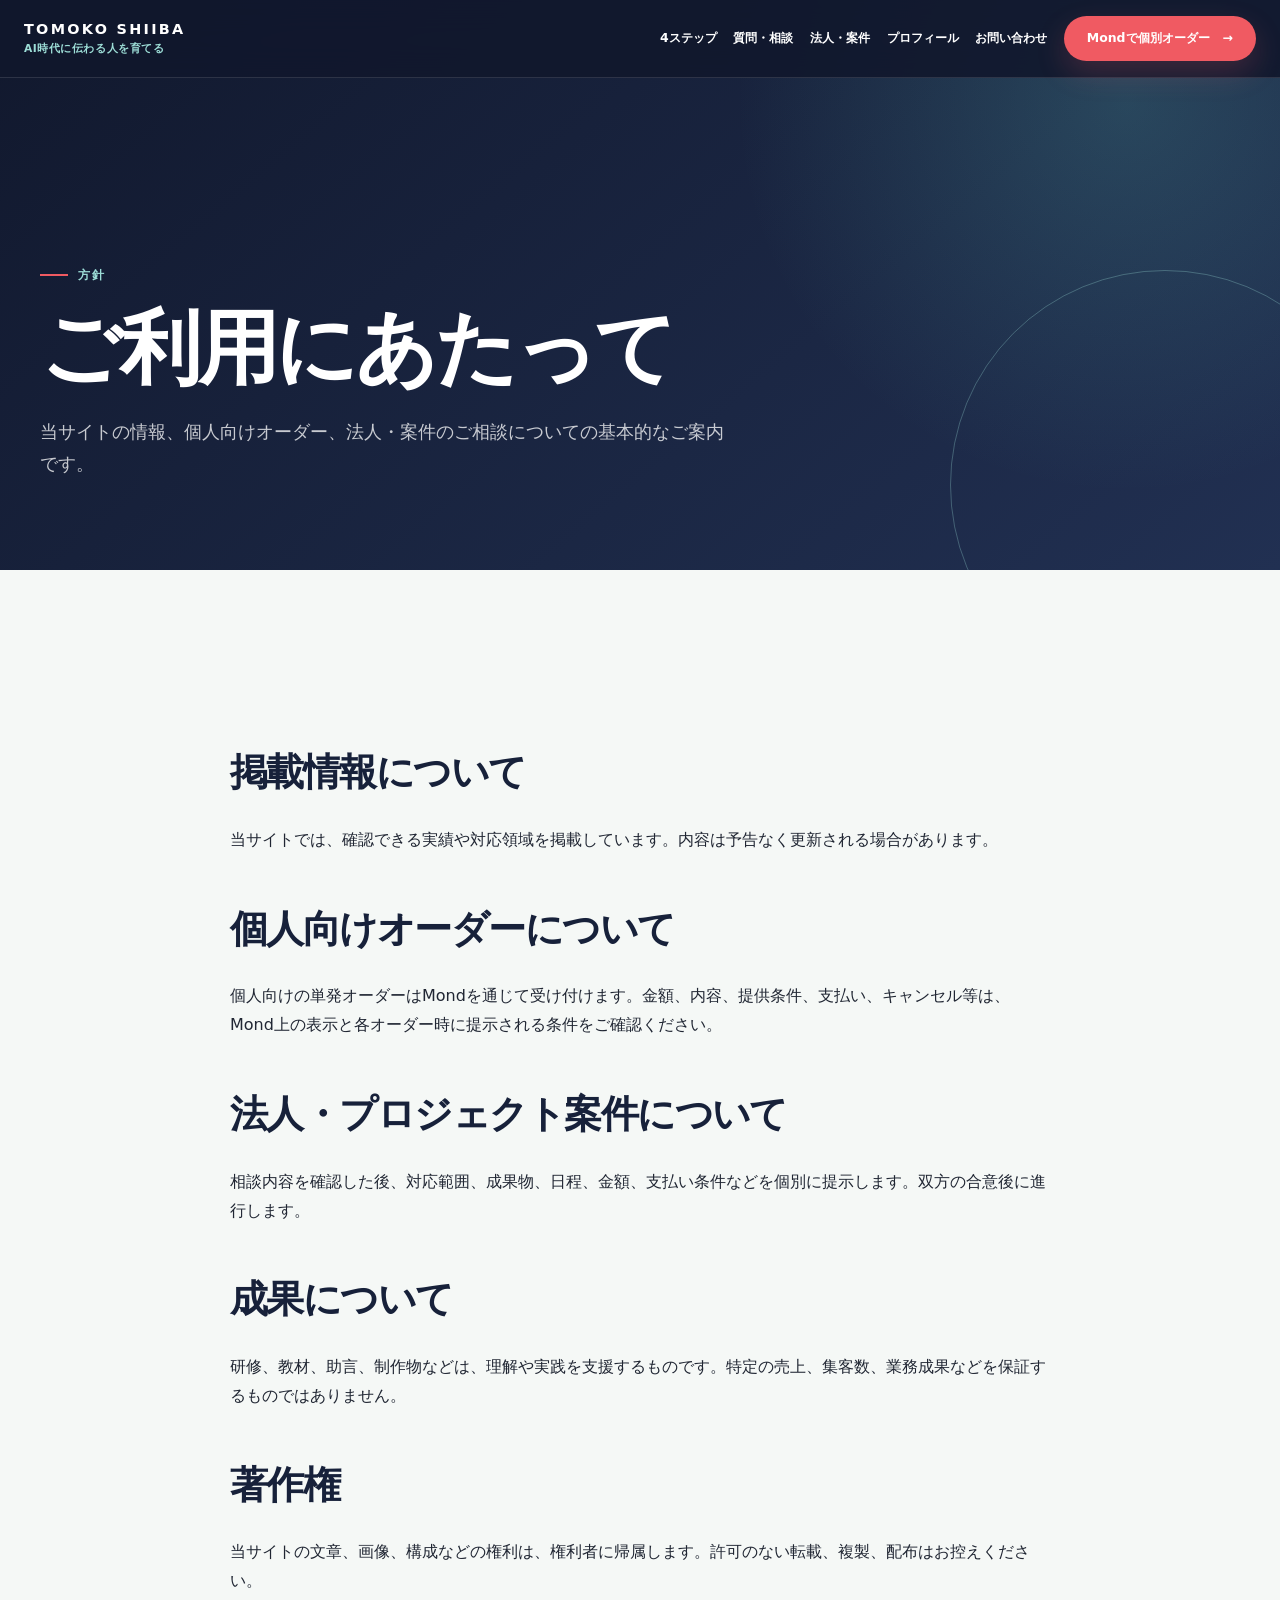
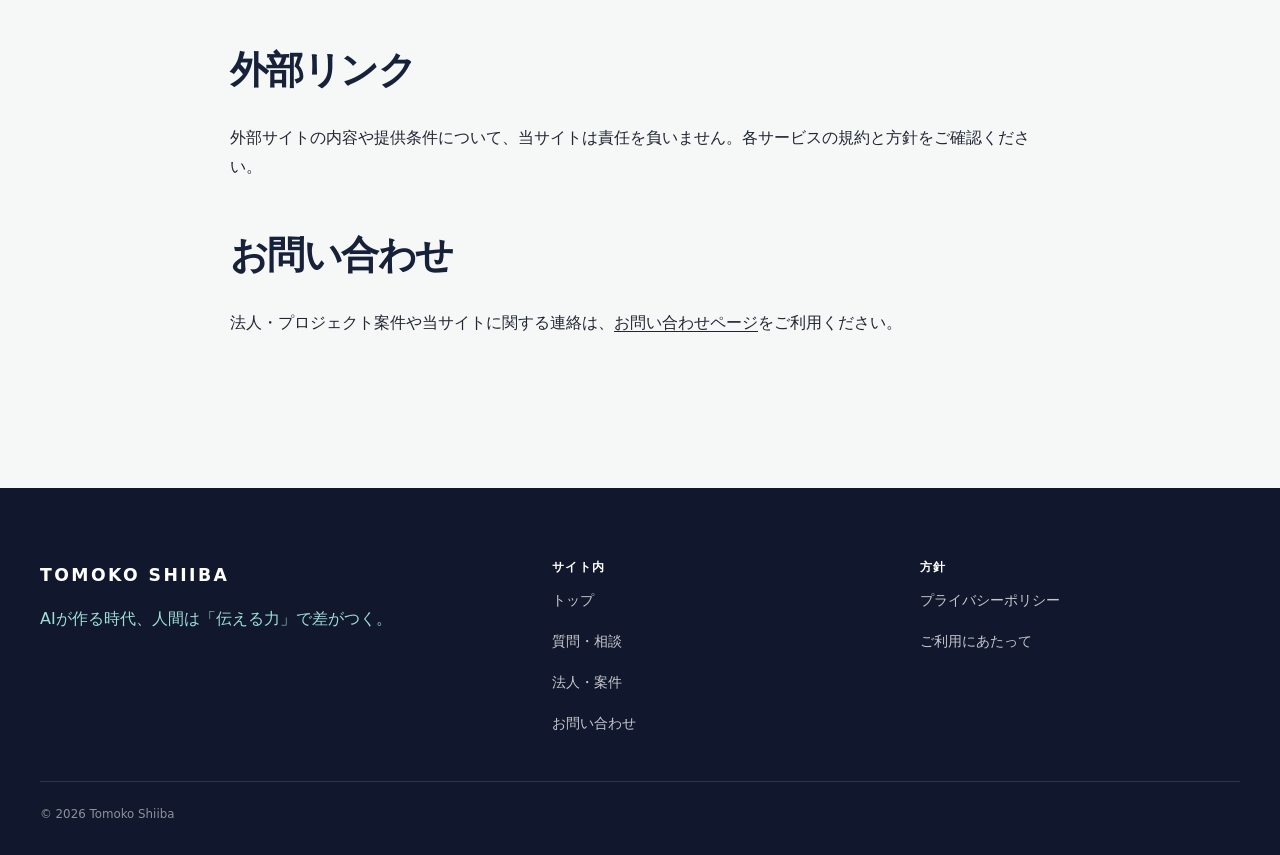
<file: legal.html>
<!doctype html>
<html lang="ja">
<head>
  <meta charset="utf-8"><meta name="viewport" content="width=device-width, initial-scale=1">
  <title>ご利用にあたって｜椎葉ともこ</title>
  <meta name="description" content="椎葉ともこ公式サイトのご利用にあたっての注意事項です。"><meta name="theme-color" content="#11182D"><link rel="canonical" href="https://tomokocl.github.io/portfolio-site/legal.html">
  <link rel="icon" href="./assets/brand/shiiba-avatar-thumb.webp" type="image/webp"><link rel="stylesheet" href="./styles/tokens.css"><link rel="stylesheet" href="./styles/base.css"><link rel="stylesheet" href="./styles/components.css?v=20260713-visibility"><link rel="stylesheet" href="./styles/pages.css?v=20260713-visibility">
</head>
<body>
  <a class="skip-link" href="#main">本文へ移動</a>
  <header class="site-header header-light" data-header><div class="site-header__inner"><a class="site-brand" href="./index.html"><span class="site-brand__name">TOMOKO SHIIBA</span><span class="site-brand__tagline">AI時代に伝わる人を育てる</span></a><button class="nav-toggle" type="button" aria-expanded="false" aria-controls="site-nav" aria-label="メニューを開く" data-nav-toggle><span></span><span></span></button><nav class="site-nav" id="site-nav" aria-label="主要ナビゲーション" data-nav><p class="site-nav__descriptor">椎葉ともこ｜AI時代に伝わる人を育てる</p><a href="./index.html#method">4ステップ</a><a href="./programs.html">質問・相談</a><a href="./corporate.html">法人・案件</a><a href="./about.html">プロフィール</a><a href="./contact.html">お問い合わせ</a><a class="button button--coral" href="https://mond.how/ja/shibatomoko" target="_blank" rel="noopener noreferrer" data-mond-link>Mondで個別オーダー</a></nav></div></header>
  <main id="main"><section class="page-hero" aria-labelledby="page-title"><div class="container page-hero__grid"><div><p class="section-label">方針</p><h1 id="page-title">ご利用にあたって</h1><p class="page-hero__lead">当サイトの情報、個人向けオーダー、法人・案件のご相談についての基本的なご案内です。</p></div></div></section><section class="section"><div class="container legal-copy">
    <h2>掲載情報について</h2><p>当サイトでは、確認できる実績や対応領域を掲載しています。内容は予告なく更新される場合があります。</p>
    <h2>個人向けオーダーについて</h2><p>個人向けの単発オーダーはMondを通じて受け付けます。金額、内容、提供条件、支払い、キャンセル等は、Mond上の表示と各オーダー時に提示される条件をご確認ください。</p>
    <h2>法人・プロジェクト案件について</h2><p>相談内容を確認した後、対応範囲、成果物、日程、金額、支払い条件などを個別に提示します。双方の合意後に進行します。</p>
    <h2>成果について</h2><p>研修、教材、助言、制作物などは、理解や実践を支援するものです。特定の売上、集客数、業務成果などを保証するものではありません。</p>
    <h2>著作権</h2><p>当サイトの文章、画像、構成などの権利は、権利者に帰属します。許可のない転載、複製、配布はお控えください。</p>
    <h2>外部リンク</h2><p>外部サイトの内容や提供条件について、当サイトは責任を負いません。各サービスの規約と方針をご確認ください。</p>
    <h2>お問い合わせ</h2><p>法人・プロジェクト案件や当サイトに関する連絡は、<a href="./contact.html">お問い合わせページ</a>をご利用ください。</p>
  </div></section></main>
  <footer class="site-footer"><div class="container site-footer__inner"><div class="site-footer__identity"><p class="site-footer__brand">TOMOKO SHIIBA</p><p class="site-footer__statement">AIが作る時代、人間は「伝える力」で差がつく。</p></div><div><h2>サイト内</h2><nav><a href="./index.html">トップ</a><a href="./programs.html">質問・相談</a><a href="./corporate.html">法人・案件</a><a href="./contact.html">お問い合わせ</a></nav></div><div><h2>方針</h2><nav><a href="./privacy.html">プライバシーポリシー</a><a href="./legal.html">ご利用にあたって</a></nav></div></div><div class="container site-footer__bottom"><span>© <span data-current-year>2026</span> Tomoko Shiiba</span></div></footer>
  <script src="./scripts/site-config.js"></script><script src="./scripts/main.js?v=20260713-visibility" defer></script>
</body>
</html>
</file>
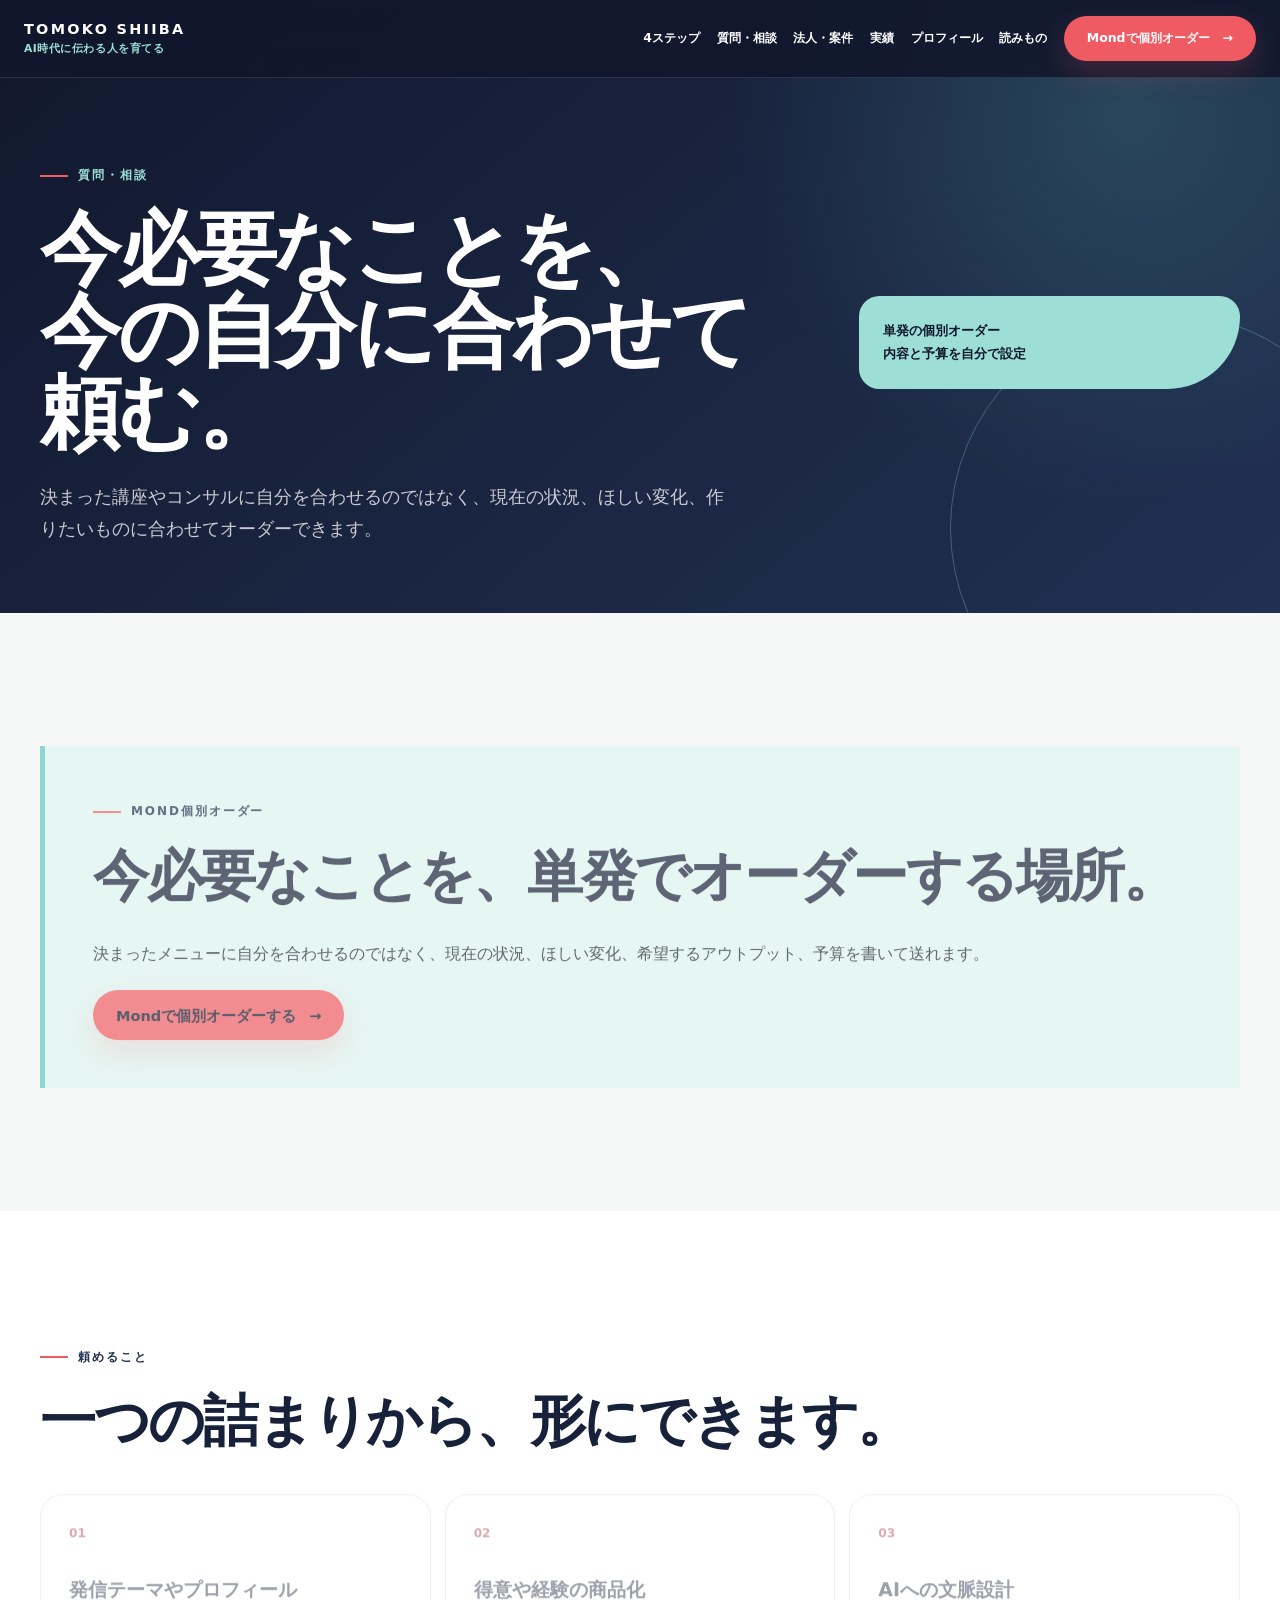
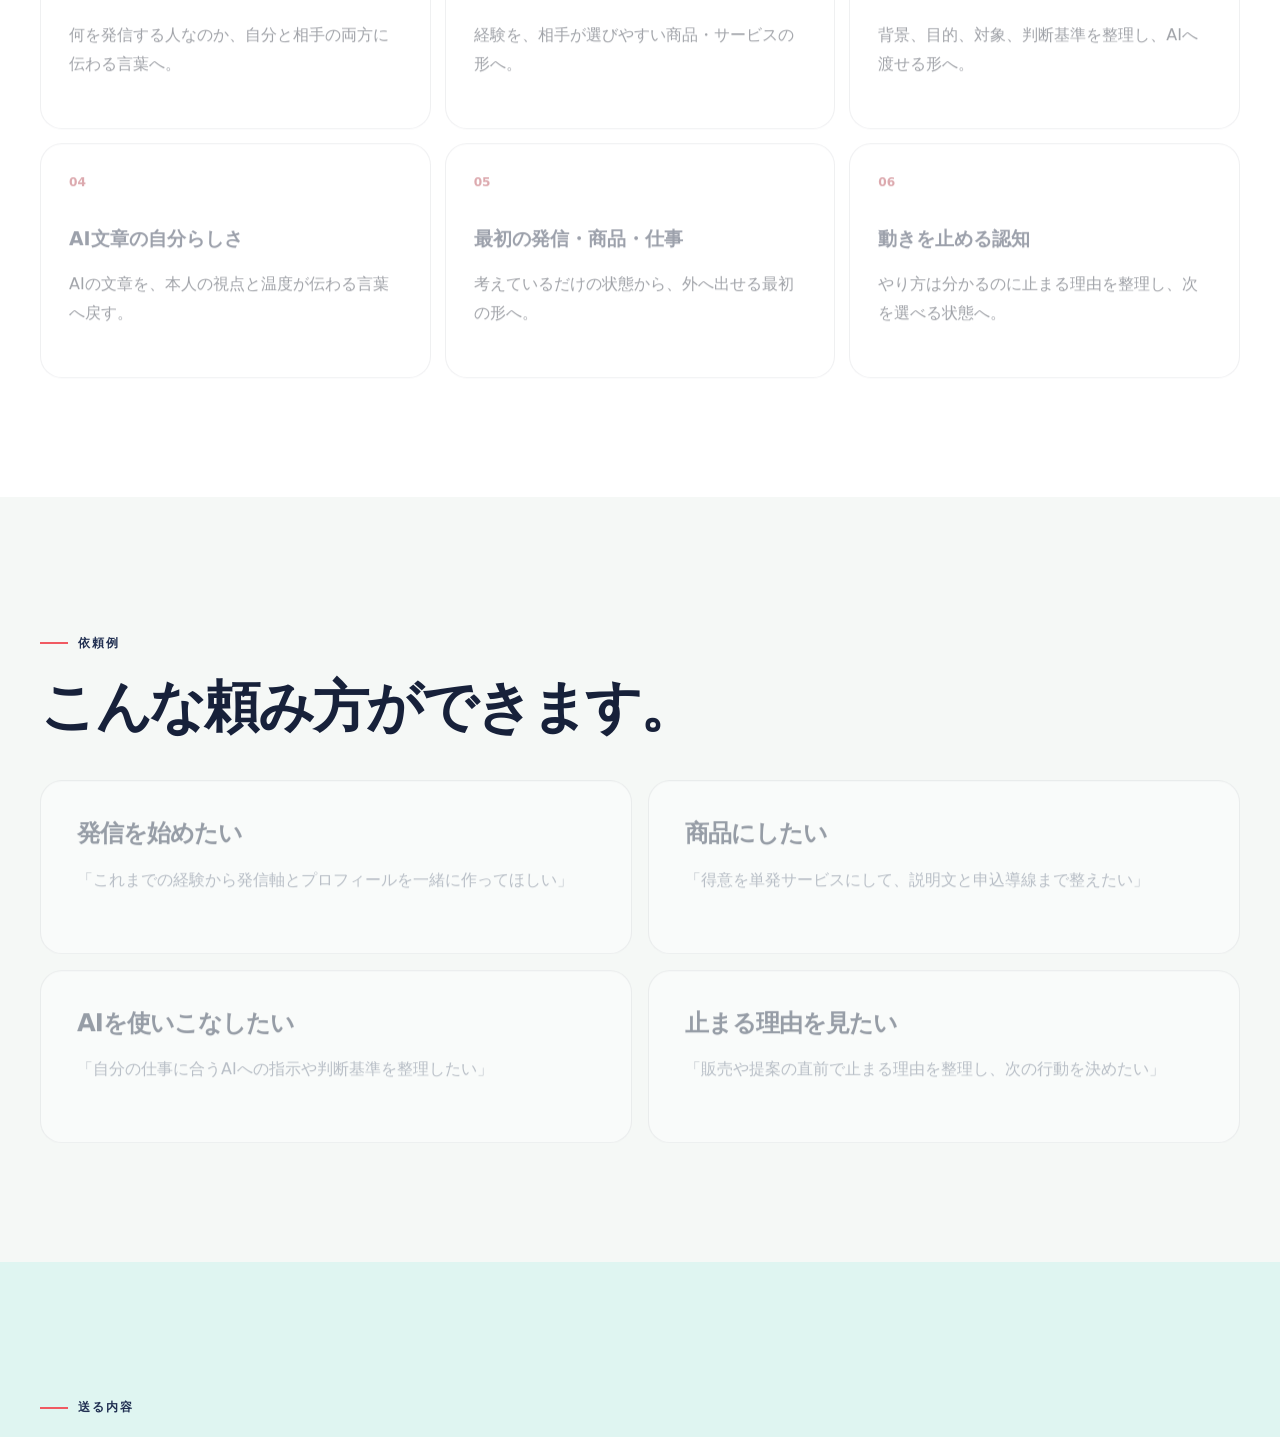
<file: mond.html>
<!doctype html><html lang="ja"><head><meta charset="utf-8"><meta name="viewport" content="width=device-width, initial-scale=1"><meta http-equiv="refresh" content="0; url=./programs.html"><link rel="canonical" href="./programs.html"><title>個人向けオーダー｜椎葉ともこ</title></head><body><p>個人向けオーダーの案内ページへ移動しました。<a href="./programs.html">新しいページを見る</a></p></body></html>
</file>
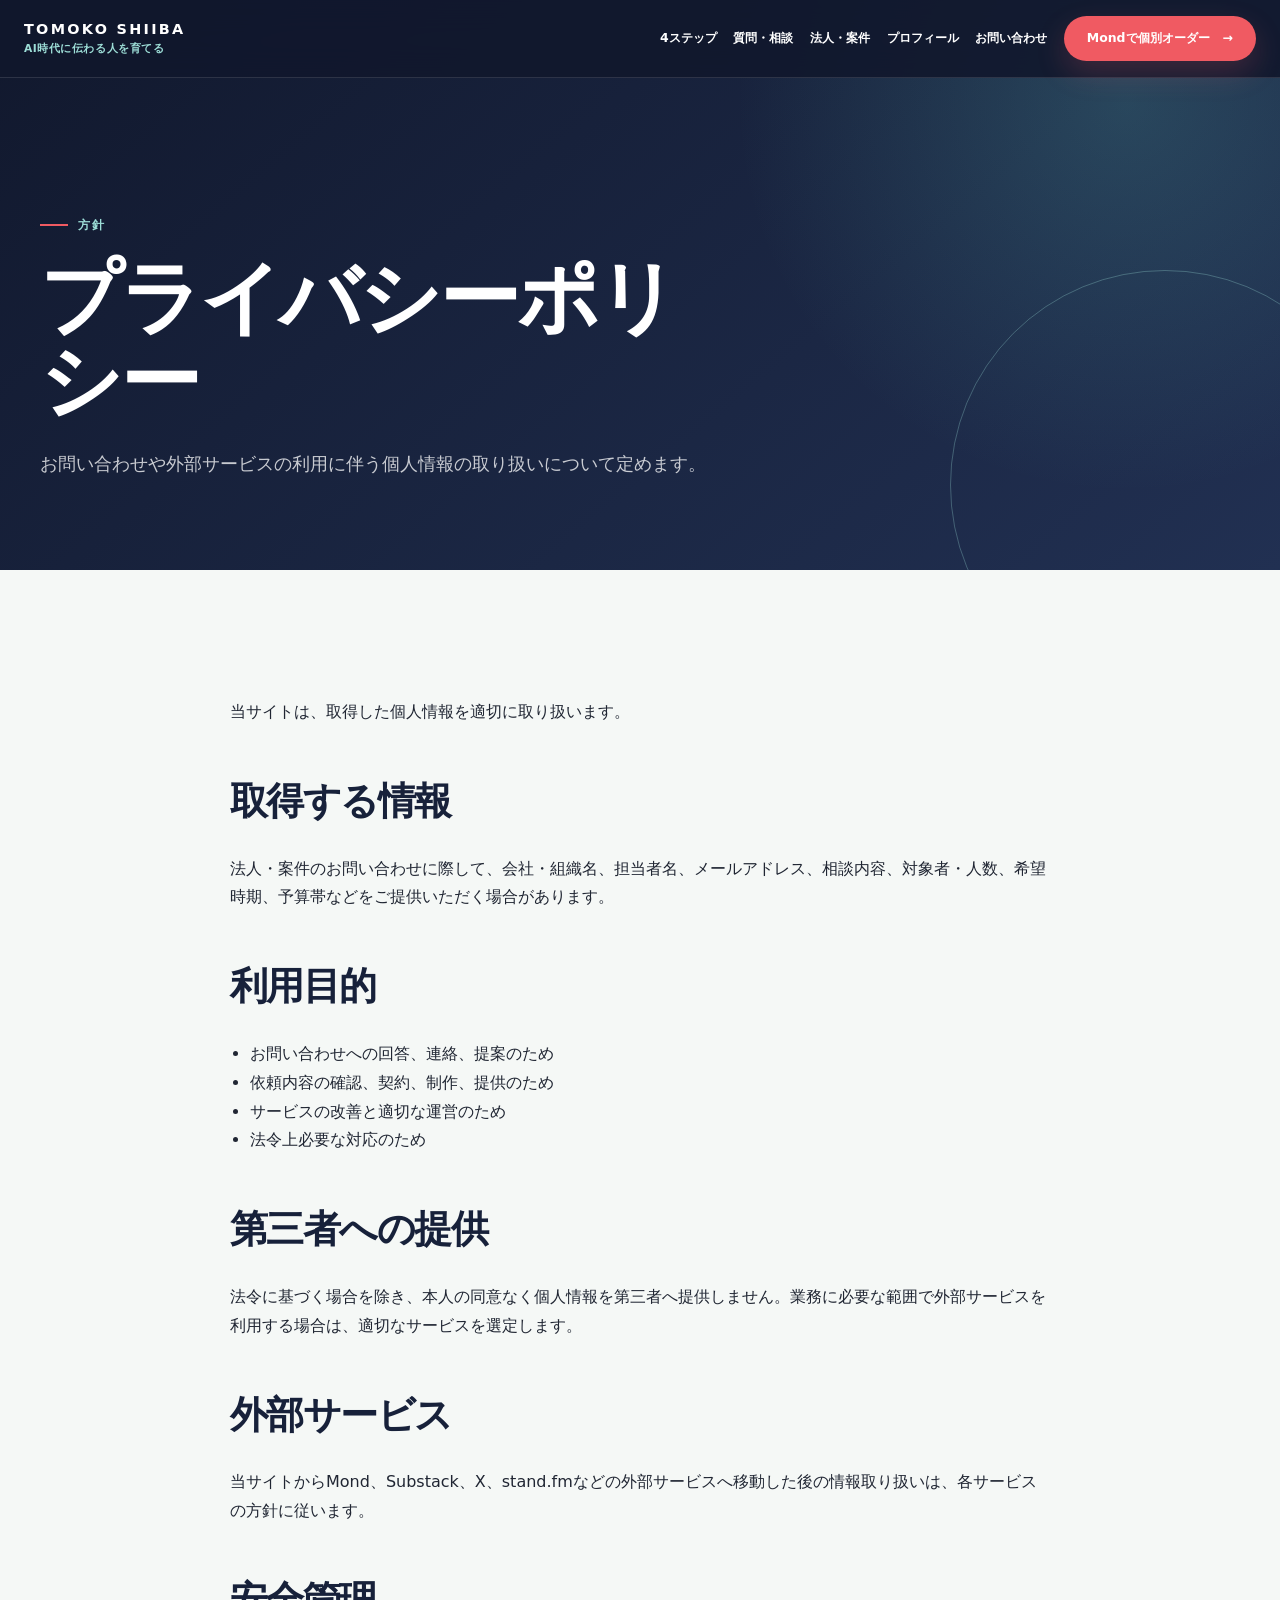
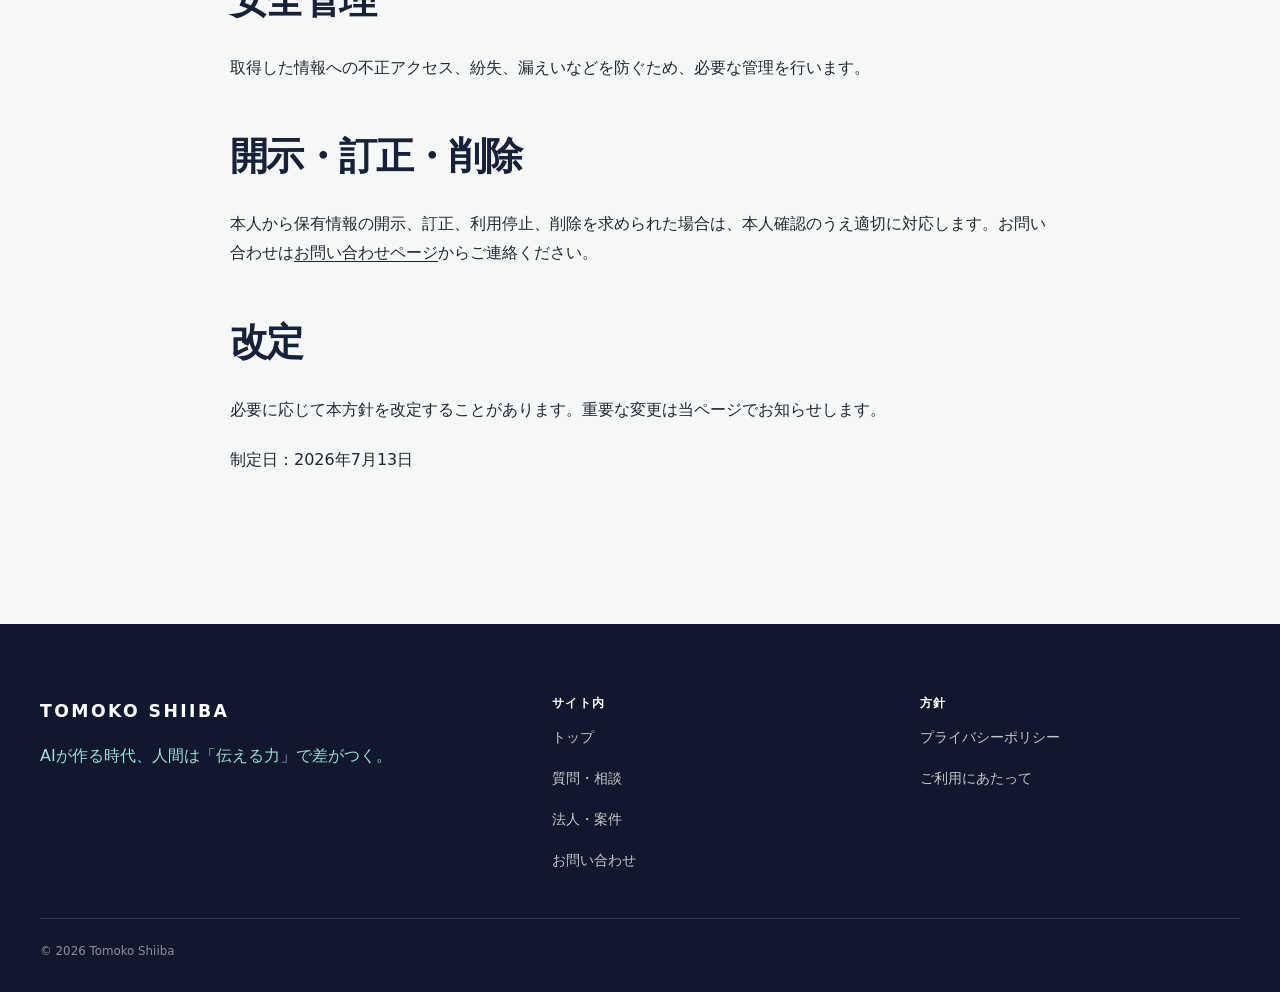
<file: privacy.html>
<!doctype html>
<html lang="ja">
<head>
  <meta charset="utf-8"><meta name="viewport" content="width=device-width, initial-scale=1">
  <title>プライバシーポリシー｜椎葉ともこ</title>
  <meta name="description" content="椎葉ともこ公式サイトのプライバシーポリシーです。"><meta name="theme-color" content="#11182D"><meta name="robots" content="index,follow"><link rel="canonical" href="https://tomokocl.github.io/portfolio-site/privacy.html">
  <link rel="icon" href="./assets/brand/shiiba-avatar-thumb.webp" type="image/webp"><link rel="stylesheet" href="./styles/tokens.css"><link rel="stylesheet" href="./styles/base.css"><link rel="stylesheet" href="./styles/components.css?v=20260713-visibility"><link rel="stylesheet" href="./styles/pages.css?v=20260713-visibility">
</head>
<body>
  <a class="skip-link" href="#main">本文へ移動</a>
  <header class="site-header header-light" data-header><div class="site-header__inner"><a class="site-brand" href="./index.html"><span class="site-brand__name">TOMOKO SHIIBA</span><span class="site-brand__tagline">AI時代に伝わる人を育てる</span></a><button class="nav-toggle" type="button" aria-expanded="false" aria-controls="site-nav" aria-label="メニューを開く" data-nav-toggle><span></span><span></span></button><nav class="site-nav" id="site-nav" aria-label="主要ナビゲーション" data-nav><p class="site-nav__descriptor">椎葉ともこ｜AI時代に伝わる人を育てる</p><a href="./index.html#method">4ステップ</a><a href="./programs.html">質問・相談</a><a href="./corporate.html">法人・案件</a><a href="./about.html">プロフィール</a><a href="./contact.html">お問い合わせ</a><a class="button button--coral" href="https://mond.how/ja/shibatomoko" target="_blank" rel="noopener noreferrer" data-mond-link>Mondで個別オーダー</a></nav></div></header>
  <main id="main"><section class="page-hero" aria-labelledby="page-title"><div class="container page-hero__grid"><div><p class="section-label">方針</p><h1 id="page-title">プライバシーポリシー</h1><p class="page-hero__lead">お問い合わせや外部サービスの利用に伴う個人情報の取り扱いについて定めます。</p></div></div></section><section class="section"><div class="container legal-copy">
    <p>当サイトは、取得した個人情報を適切に取り扱います。</p>
    <h2>取得する情報</h2><p>法人・案件のお問い合わせに際して、会社・組織名、担当者名、メールアドレス、相談内容、対象者・人数、希望時期、予算帯などをご提供いただく場合があります。</p>
    <h2>利用目的</h2><ul><li>お問い合わせへの回答、連絡、提案のため</li><li>依頼内容の確認、契約、制作、提供のため</li><li>サービスの改善と適切な運営のため</li><li>法令上必要な対応のため</li></ul>
    <h2>第三者への提供</h2><p>法令に基づく場合を除き、本人の同意なく個人情報を第三者へ提供しません。業務に必要な範囲で外部サービスを利用する場合は、適切なサービスを選定します。</p>
    <h2>外部サービス</h2><p>当サイトからMond、Substack、X、stand.fmなどの外部サービスへ移動した後の情報取り扱いは、各サービスの方針に従います。</p>
    <h2>安全管理</h2><p>取得した情報への不正アクセス、紛失、漏えいなどを防ぐため、必要な管理を行います。</p>
    <h2>開示・訂正・削除</h2><p>本人から保有情報の開示、訂正、利用停止、削除を求められた場合は、本人確認のうえ適切に対応します。お問い合わせは<a href="./contact.html">お問い合わせページ</a>からご連絡ください。</p>
    <h2>改定</h2><p>必要に応じて本方針を改定することがあります。重要な変更は当ページでお知らせします。</p>
    <p>制定日：2026年7月13日</p>
  </div></section></main>
  <footer class="site-footer"><div class="container site-footer__inner"><div class="site-footer__identity"><p class="site-footer__brand">TOMOKO SHIIBA</p><p class="site-footer__statement">AIが作る時代、人間は「伝える力」で差がつく。</p></div><div><h2>サイト内</h2><nav><a href="./index.html">トップ</a><a href="./programs.html">質問・相談</a><a href="./corporate.html">法人・案件</a><a href="./contact.html">お問い合わせ</a></nav></div><div><h2>方針</h2><nav><a href="./privacy.html">プライバシーポリシー</a><a href="./legal.html">ご利用にあたって</a></nav></div></div><div class="container site-footer__bottom"><span>© <span data-current-year>2026</span> Tomoko Shiiba</span></div></footer>
  <script src="./scripts/site-config.js"></script><script src="./scripts/main.js?v=20260713-visibility" defer></script>
</body>
</html>
</file>
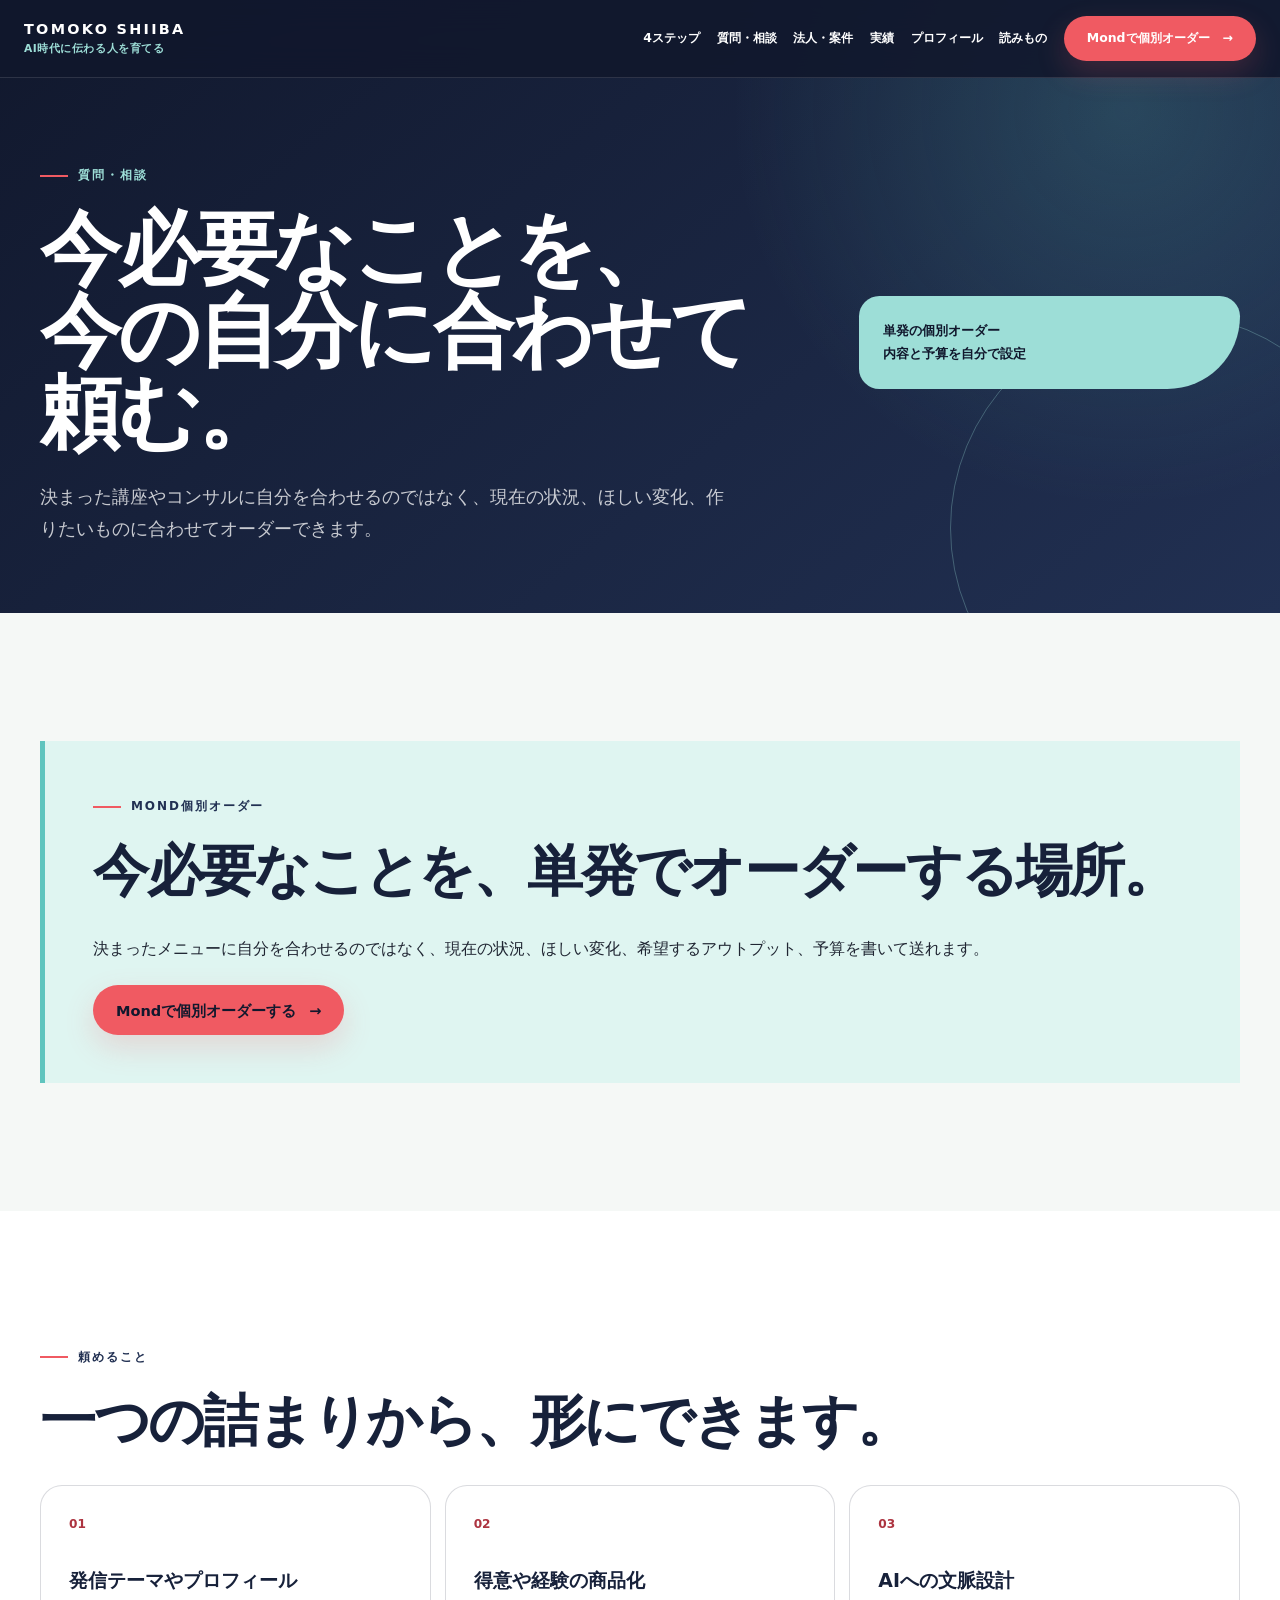
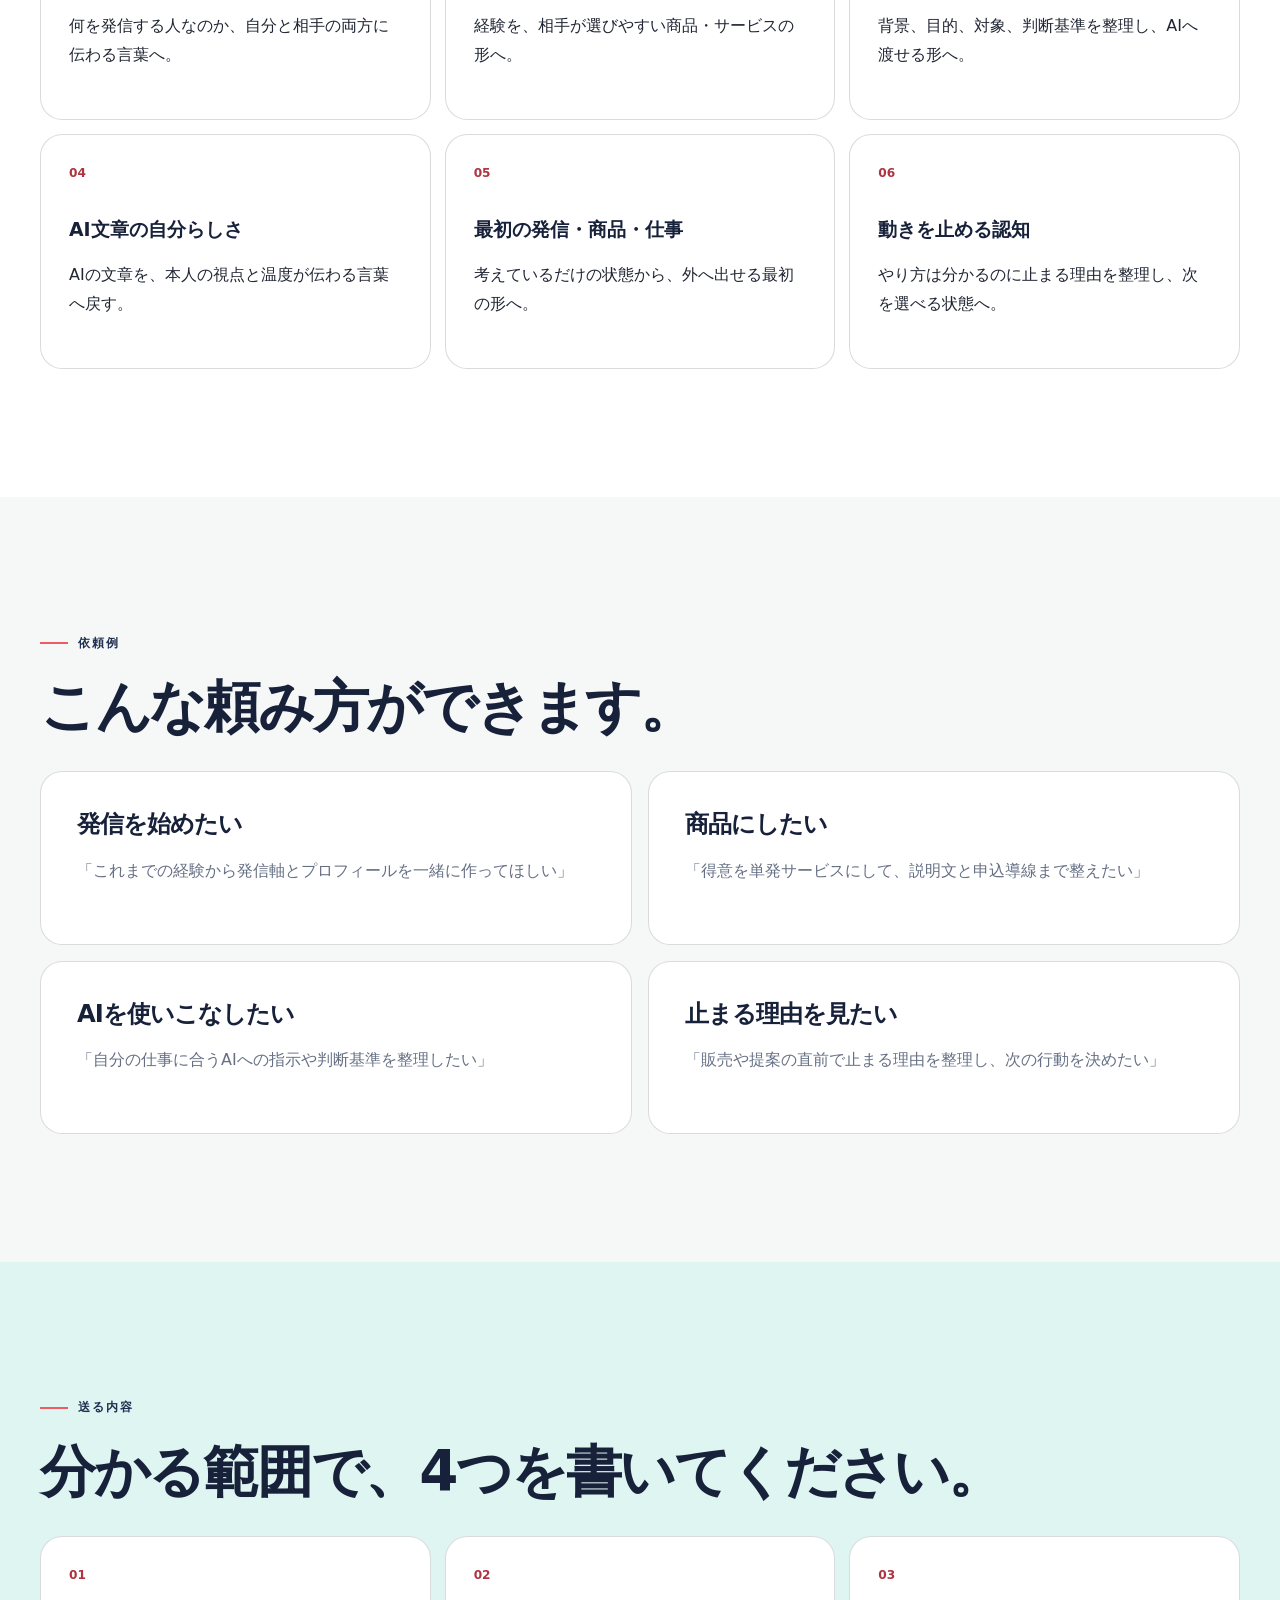
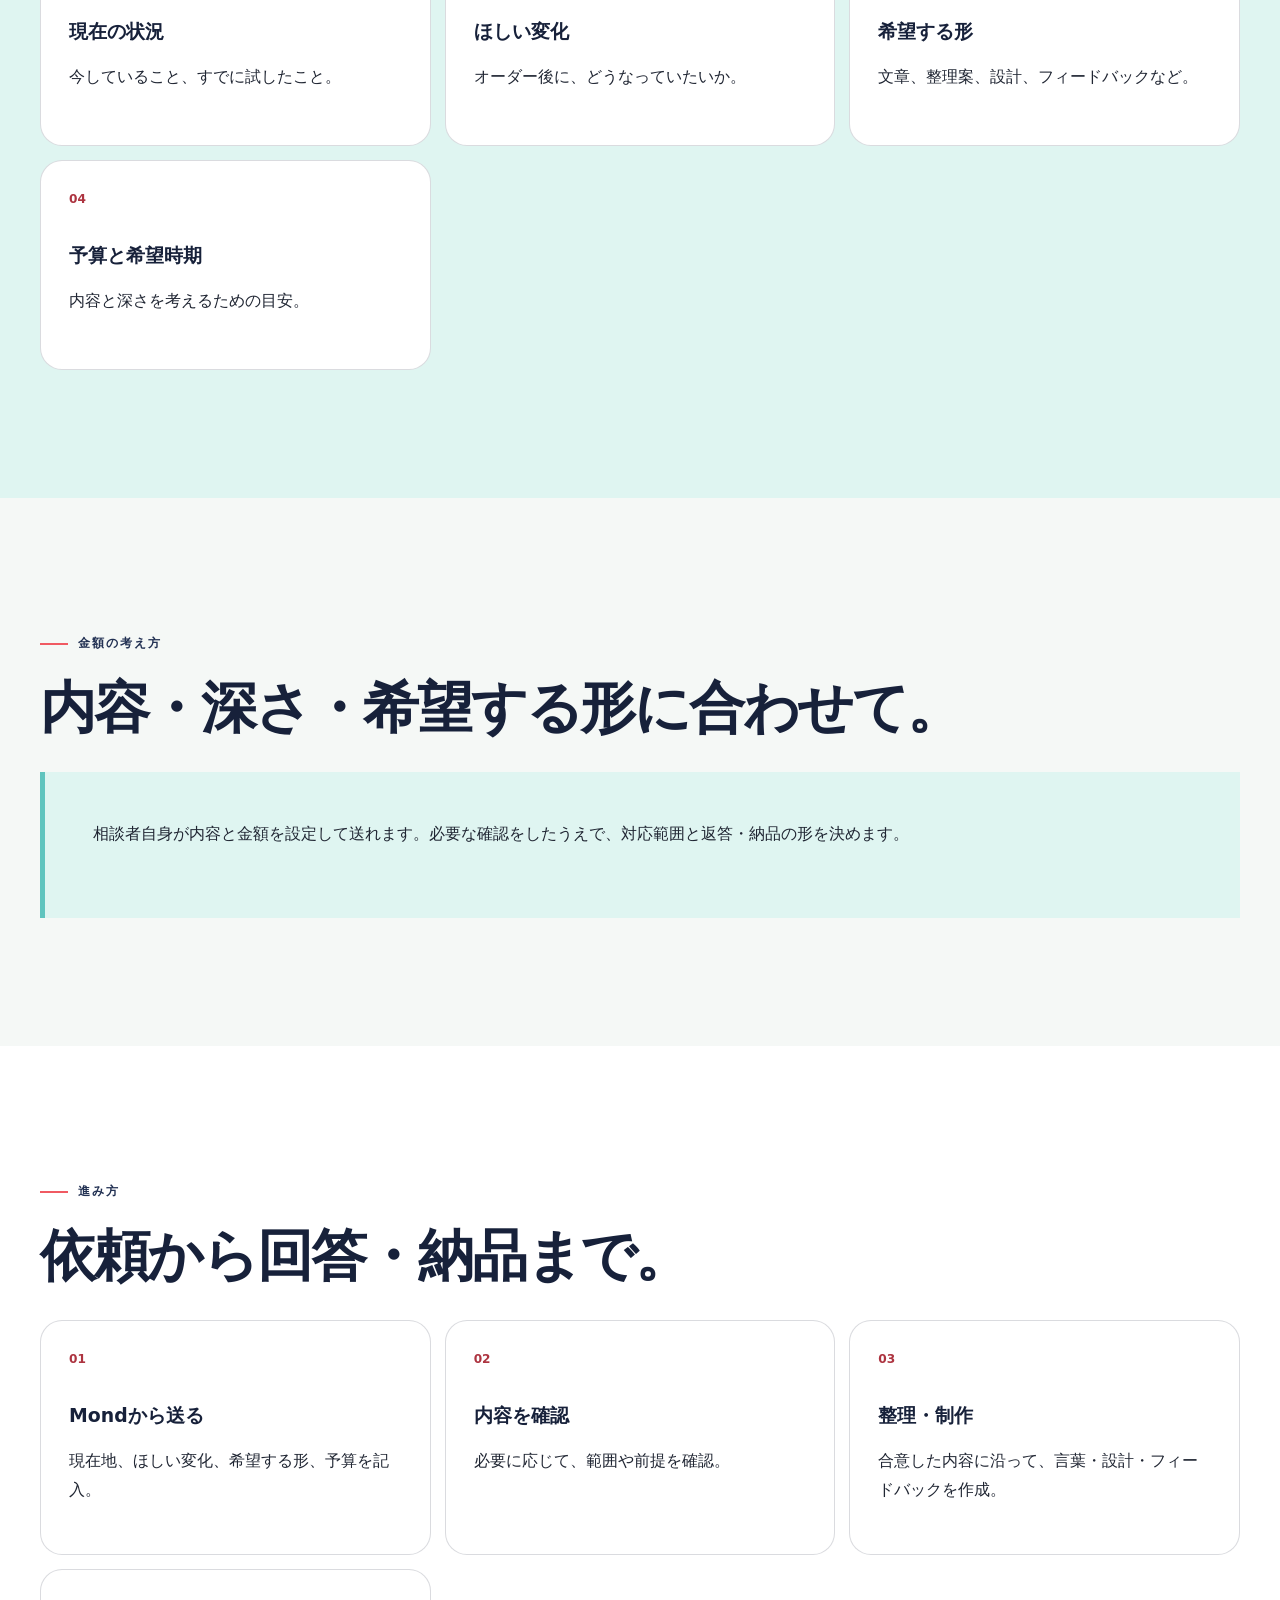
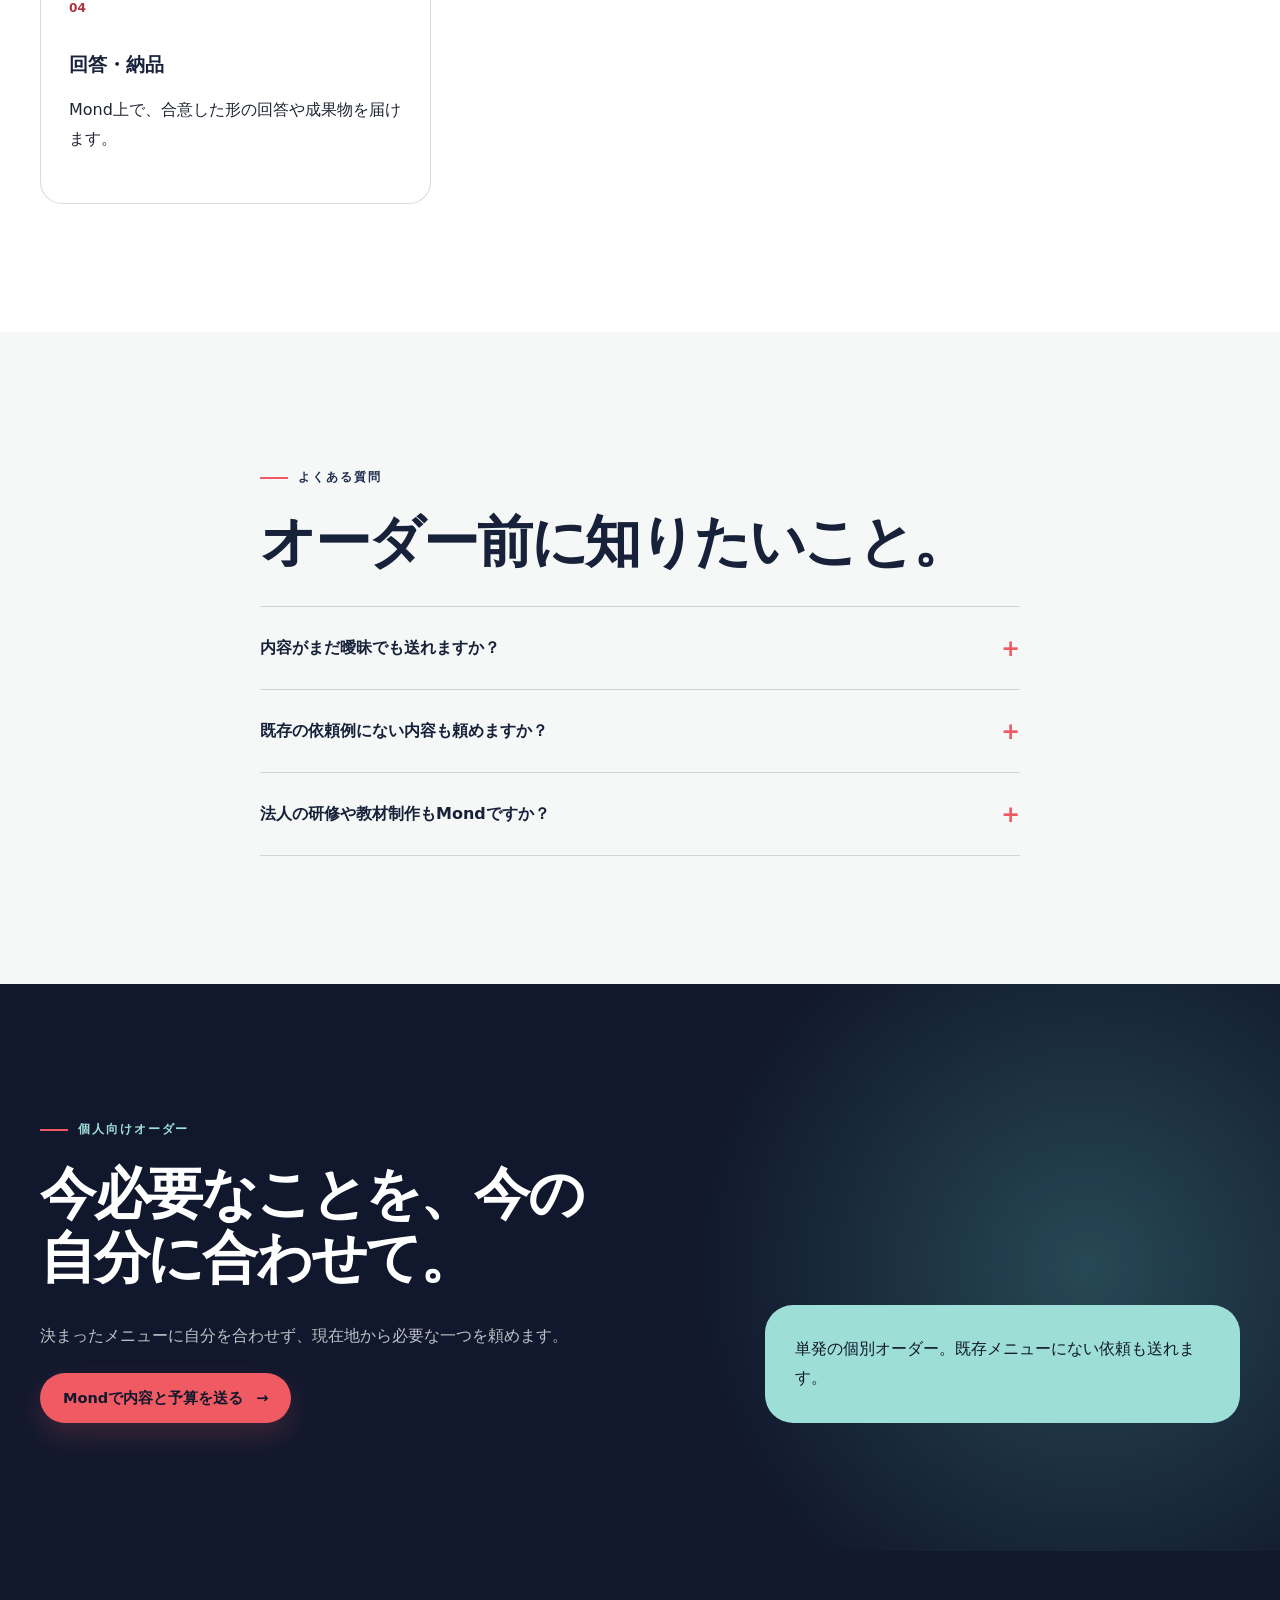
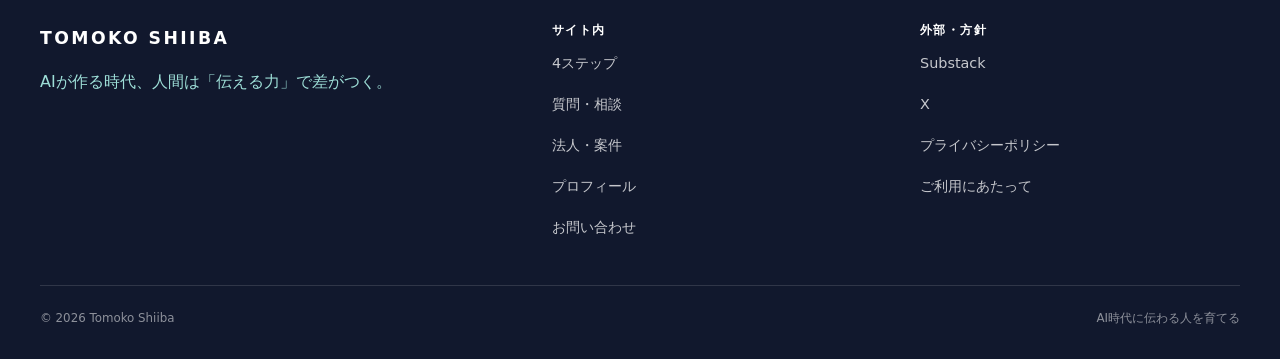
<file: programs.html>
<!doctype html>
<html lang="ja">
<head>
  <meta charset="utf-8">
  <meta name="viewport" content="width=device-width, initial-scale=1">
  <title>個人向けオーダー｜言葉・AI・0→1・認知の転換｜椎葉ともこ</title>
  <meta name="description" content="得意や経験の言語化、AIへの文脈設計、発信・商品・仕事の最初の形、認知の転換まで。今必要なことをMondで単発オーダーできます。">
  <meta name="theme-color" content="#11182D">
  <link rel="canonical" href="https://tomokocl.github.io/portfolio-site/programs.html">
  <meta property="og:type" content="website"><meta property="og:title" content="個人向けオーダー｜椎葉ともこ"><meta property="og:description" content="今必要なことを、今の自分に合わせて頼む。Mondで受け付ける個人向け単発オーダー。"><meta property="og:image" content="https://tomokocl.github.io/portfolio-site/assets/brand/hero-human-signal.png"><meta name="twitter:card" content="summary_large_image"><meta name="twitter:image" content="https://tomokocl.github.io/portfolio-site/assets/brand/hero-human-signal.png">
  <link rel="icon" href="./assets/brand/shiiba-avatar-thumb.webp" type="image/webp">
  <link rel="stylesheet" href="./styles/tokens.css"><link rel="stylesheet" href="./styles/base.css"><link rel="stylesheet" href="./styles/components.css?v=20260713-visibility"><link rel="stylesheet" href="./styles/pages.css?v=20260713-visibility">
</head>
<body>
  <a class="skip-link" href="#main">本文へ移動</a>
  <header class="site-header header-light" data-header><div class="site-header__inner"><a class="site-brand" href="./index.html" aria-label="椎葉ともこ トップページ"><span class="site-brand__name">TOMOKO SHIIBA</span><span class="site-brand__tagline">AI時代に伝わる人を育てる</span></a><button class="nav-toggle" type="button" aria-expanded="false" aria-controls="site-nav" aria-label="メニューを開く" data-nav-toggle><span></span><span></span></button><nav class="site-nav" id="site-nav" aria-label="主要ナビゲーション" data-nav><p class="site-nav__descriptor">椎葉ともこ｜AI時代に伝わる人を育てる</p><a href="./index.html#method">4ステップ</a><a href="./programs.html" aria-current="page">質問・相談</a><a href="./corporate.html">法人・案件</a><a href="./index.html#proof">実績</a><a href="./about.html">プロフィール</a><a href="https://substack.com/@shiibatomoko" target="_blank" rel="noopener noreferrer">読みもの</a><a class="button button--coral" href="https://mond.how/ja/shibatomoko" target="_blank" rel="noopener noreferrer" data-mond-link data-analytics="mond_header">Mondで個別オーダー</a></nav></div></header>

  <main id="main">
    <section class="page-hero" aria-labelledby="page-title"><div class="container page-hero__grid"><div><p class="section-label">質問・相談</p><h1 id="page-title">今必要なことを、<br>今の自分に合わせて頼む。</h1><p class="page-hero__lead">決まった講座やコンサルに自分を合わせるのではなく、現在の状況、ほしい変化、作りたいものに合わせてオーダーできます。</p></div><p class="page-hero__marker">単発の個別オーダー<br>内容と予算を自分で設定</p></div></section>

    <section class="section" aria-labelledby="mond-title"><div class="container"><div class="intro-panel reveal"><p class="section-label">Mond個別オーダー</p><h2 id="mond-title">今必要なことを、単発でオーダーする場所。</h2><p>決まったメニューに自分を合わせるのではなく、現在の状況、ほしい変化、希望するアウトプット、予算を書いて送れます。</p><a class="button button--coral" href="https://mond.how/ja/shibatomoko" target="_blank" rel="noopener noreferrer" data-mond-link data-analytics="mond_personal_page">Mondで個別オーダーする</a></div></div></section>

    <section class="section" style="background: var(--color-white)" aria-labelledby="request-title"><div class="container"><p class="section-label">頼めること</p><h2 id="request-title">一つの詰まりから、形にできます。</h2><div class="request-list">
      <article class="request-item reveal"><span>01</span><strong>発信テーマやプロフィール</strong><p>何を発信する人なのか、自分と相手の両方に伝わる言葉へ。</p></article>
      <article class="request-item reveal"><span>02</span><strong>得意や経験の商品化</strong><p>経験を、相手が選びやすい商品・サービスの形へ。</p></article>
      <article class="request-item reveal"><span>03</span><strong>AIへの文脈設計</strong><p>背景、目的、対象、判断基準を整理し、AIへ渡せる形へ。</p></article>
      <article class="request-item reveal"><span>04</span><strong>AI文章の自分らしさ</strong><p>AIの文章を、本人の視点と温度が伝わる言葉へ戻す。</p></article>
      <article class="request-item reveal"><span>05</span><strong>最初の発信・商品・仕事</strong><p>考えているだけの状態から、外へ出せる最初の形へ。</p></article>
      <article class="request-item reveal"><span>06</span><strong>動きを止める認知</strong><p>やり方は分かるのに止まる理由を整理し、次を選べる状態へ。</p></article>
    </div></div></section>

    <section class="section" aria-labelledby="example-title"><div class="container"><p class="section-label">依頼例</p><h2 id="example-title">こんな頼み方ができます。</h2><div class="example-grid">
      <article class="card example-card reveal"><h3>発信を始めたい</h3><p>「これまでの経験から発信軸とプロフィールを一緒に作ってほしい」</p></article>
      <article class="card example-card reveal"><h3>商品にしたい</h3><p>「得意を単発サービスにして、説明文と申込導線まで整えたい」</p></article>
      <article class="card example-card reveal"><h3>AIを使いこなしたい</h3><p>「自分の仕事に合うAIへの指示や判断基準を整理したい」</p></article>
      <article class="card example-card reveal"><h3>止まる理由を見たい</h3><p>「販売や提案の直前で止まる理由を整理し、次の行動を決めたい」</p></article>
    </div></div></section>

    <section class="section" style="background: var(--aqua-100)" aria-labelledby="write-title"><div class="container"><p class="section-label">送る内容</p><h2 id="write-title">分かる範囲で、4つを書いてください。</h2><div class="prep-list">
      <article class="prep-item reveal"><span>01</span><strong>現在の状況</strong><p>今していること、すでに試したこと。</p></article>
      <article class="prep-item reveal"><span>02</span><strong>ほしい変化</strong><p>オーダー後に、どうなっていたいか。</p></article>
      <article class="prep-item reveal"><span>03</span><strong>希望する形</strong><p>文章、整理案、設計、フィードバックなど。</p></article>
      <article class="prep-item reveal"><span>04</span><strong>予算と希望時期</strong><p>内容と深さを考えるための目安。</p></article>
    </div></div></section>

    <section class="section" aria-labelledby="price-title"><div class="container"><p class="section-label">金額の考え方</p><h2 id="price-title">内容・深さ・希望する形に合わせて。</h2><div class="intro-panel reveal"><p>相談者自身が内容と金額を設定して送れます。必要な確認をしたうえで、対応範囲と返答・納品の形を決めます。</p></div></div></section>

    <section class="section" style="background: var(--color-white)" aria-labelledby="flow-title"><div class="container"><p class="section-label">進み方</p><h2 id="flow-title">依頼から回答・納品まで。</h2><div class="process-list">
      <article class="process-item reveal"><span>01</span><strong>Mondから送る</strong><p>現在地、ほしい変化、希望する形、予算を記入。</p></article>
      <article class="process-item reveal"><span>02</span><strong>内容を確認</strong><p>必要に応じて、範囲や前提を確認。</p></article>
      <article class="process-item reveal"><span>03</span><strong>整理・制作</strong><p>合意した内容に沿って、言葉・設計・フィードバックを作成。</p></article>
      <article class="process-item reveal"><span>04</span><strong>回答・納品</strong><p>Mond上で、合意した形の回答や成果物を届けます。</p></article>
    </div></div></section>

    <section class="section" aria-labelledby="faq-title"><div class="container content-narrow"><p class="section-label">よくある質問</p><h2 id="faq-title">オーダー前に知りたいこと。</h2><div class="faq-list">
      <div class="faq-item"><button class="faq-question" type="button" aria-expanded="false" aria-controls="faq-1" data-faq-button>内容がまだ曖昧でも送れますか？</button><div class="faq-answer" id="faq-1" hidden><p>はい。今の状況と、どうなりたいかが分かれば、必要な整理から始められます。</p></div></div>
      <div class="faq-item"><button class="faq-question" type="button" aria-expanded="false" aria-controls="faq-2" data-faq-button>既存の依頼例にない内容も頼めますか？</button><div class="faq-answer" id="faq-2" hidden><p>言葉・AI・発信・商品・仕事・認知に関係する内容であれば、希望する形と予算を書いて送ってください。対応可否を確認します。</p></div></div>
      <div class="faq-item"><button class="faq-question" type="button" aria-expanded="false" aria-controls="faq-3" data-faq-button>法人の研修や教材制作もMondですか？</button><div class="faq-answer" id="faq-3" hidden><p>法人・プロジェクト案件は専用窓口で受け付けています。<a href="./corporate.html">法人・案件ページ</a>をご覧ください。</p></div></div>
    </div></div></section>

    <section class="section" data-mosh-section hidden aria-labelledby="mosh-title"><div class="container"><p class="section-label">継続して身につけたい方へ</p><h2 id="mosh-title">講座・継続プログラム。</h2><a class="button button--ink" href="#" data-mosh-link>継続プログラムを見る</a></div></section>

    <section class="section order-band" aria-labelledby="final-title"><div class="container order-band__grid reveal"><div><p class="section-label">個人向けオーダー</p><h2 id="final-title">今必要なことを、今の自分に合わせて。</h2><p>決まったメニューに自分を合わせず、現在地から必要な一つを頼めます。</p><a class="button button--coral" href="https://mond.how/ja/shibatomoko" target="_blank" rel="noopener noreferrer" data-mond-link data-analytics="mond_final">Mondで内容と予算を送る</a></div><aside class="order-band__aside"><span>単発の個別オーダー。既存メニューにない依頼も送れます。</span></aside></div></section>
  </main>

  <footer class="site-footer"><div class="container site-footer__inner"><div class="site-footer__identity"><p class="site-footer__brand">TOMOKO SHIIBA</p><p class="site-footer__statement">AIが作る時代、人間は「伝える力」で差がつく。</p></div><div><h2>サイト内</h2><nav aria-label="サイト内リンク"><a href="./index.html#method">4ステップ</a><a href="./programs.html">質問・相談</a><a href="./corporate.html">法人・案件</a><a href="./about.html">プロフィール</a><a href="./contact.html">お問い合わせ</a></nav></div><div><h2>外部・方針</h2><nav aria-label="外部リンクと方針"><a href="https://substack.com/@shiibatomoko" target="_blank" rel="noopener noreferrer">Substack</a><a href="https://x.com/tomo19055918" target="_blank" rel="noopener noreferrer">X</a><a href="./privacy.html">プライバシーポリシー</a><a href="./legal.html">ご利用にあたって</a></nav></div></div><div class="container site-footer__bottom"><span>© <span data-current-year>2026</span> Tomoko Shiiba</span><span>AI時代に伝わる人を育てる</span></div></footer>
  <script src="./scripts/site-config.js"></script><script src="./scripts/main.js?v=20260713-visibility" defer></script>
</body>
</html>
</file>
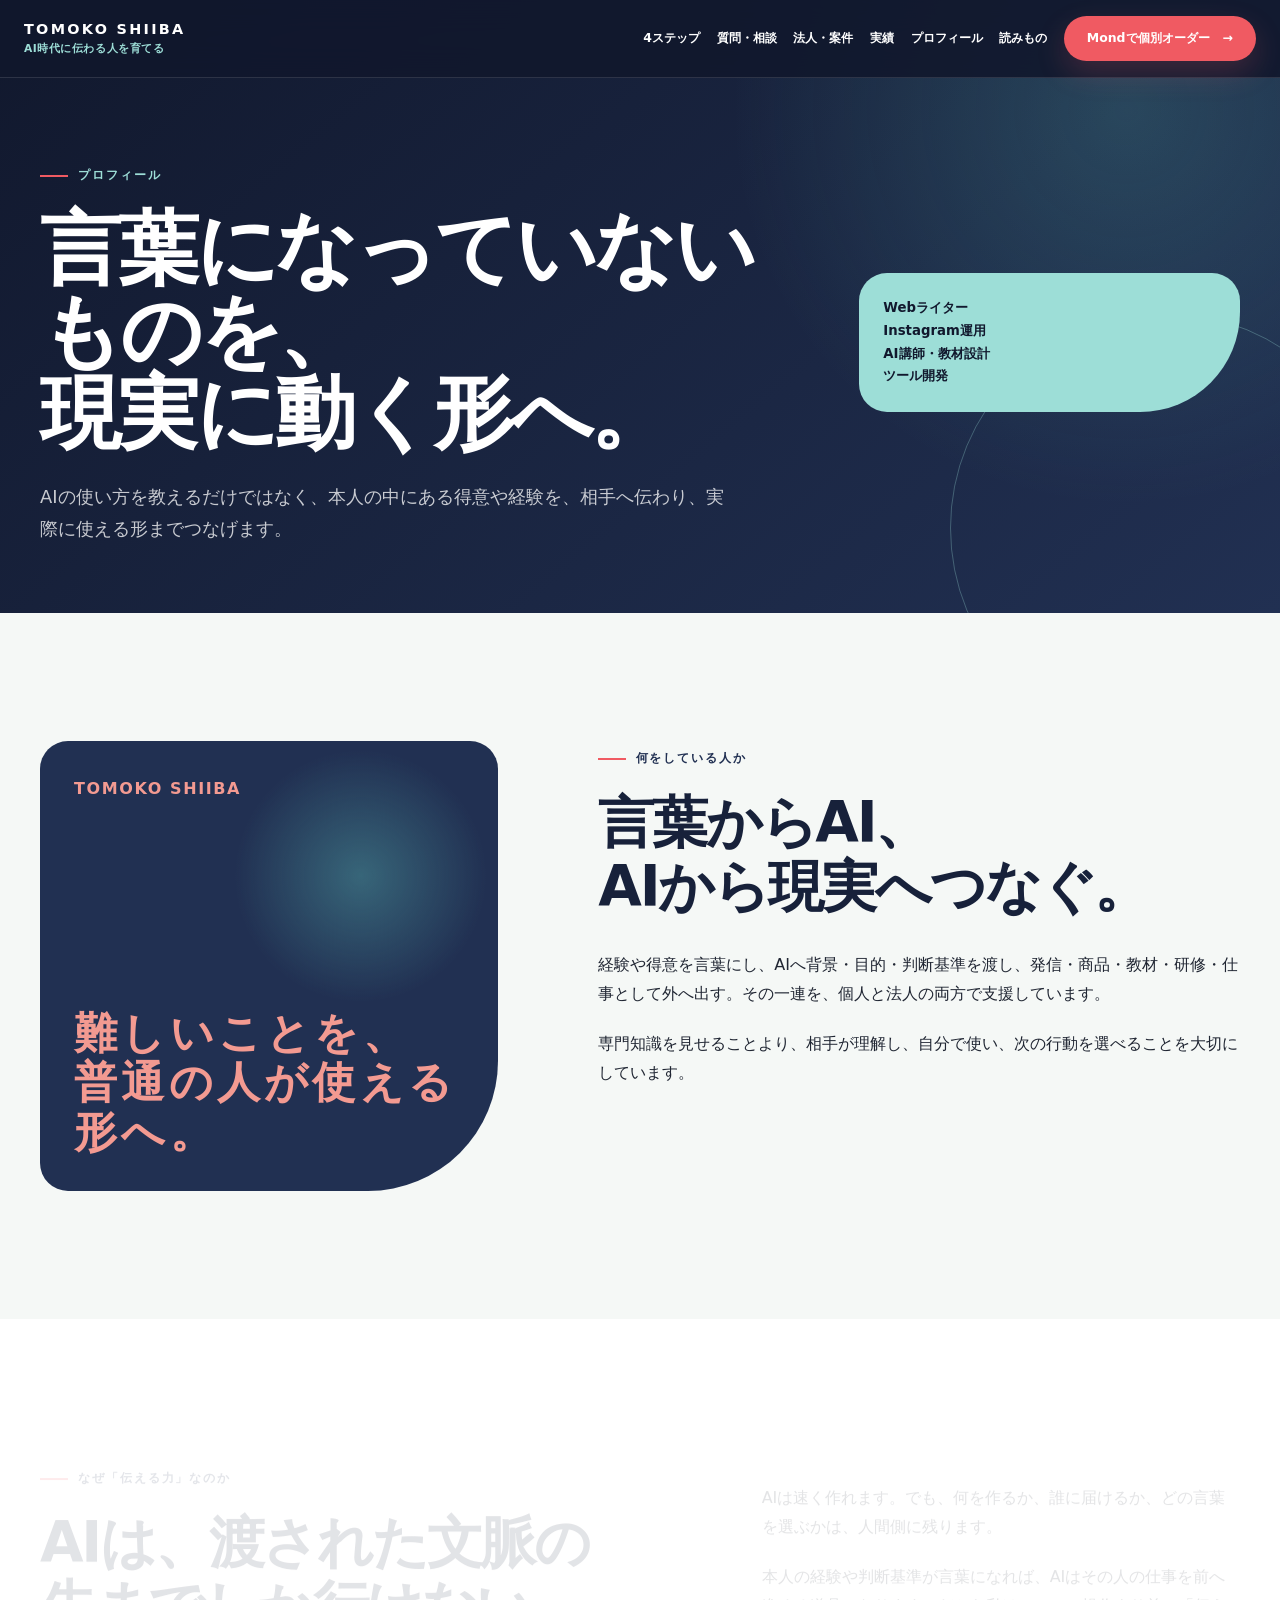
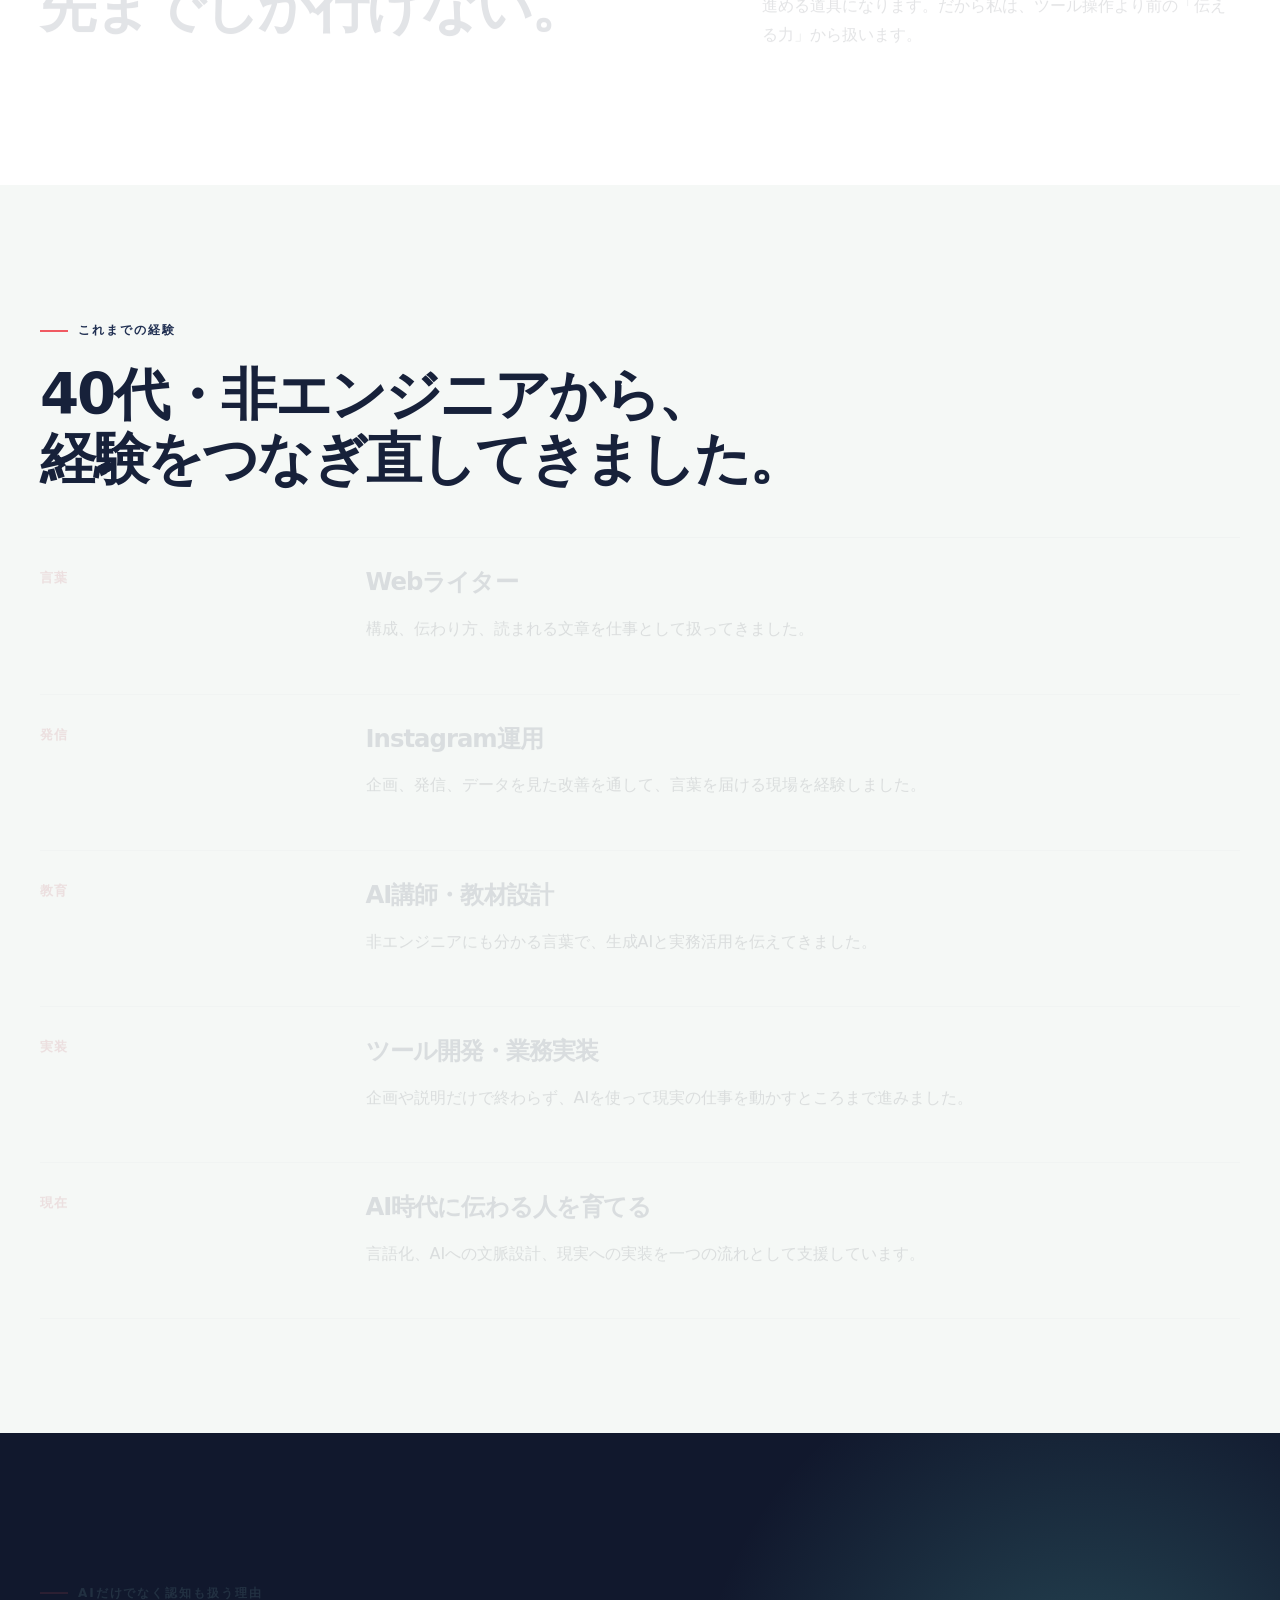
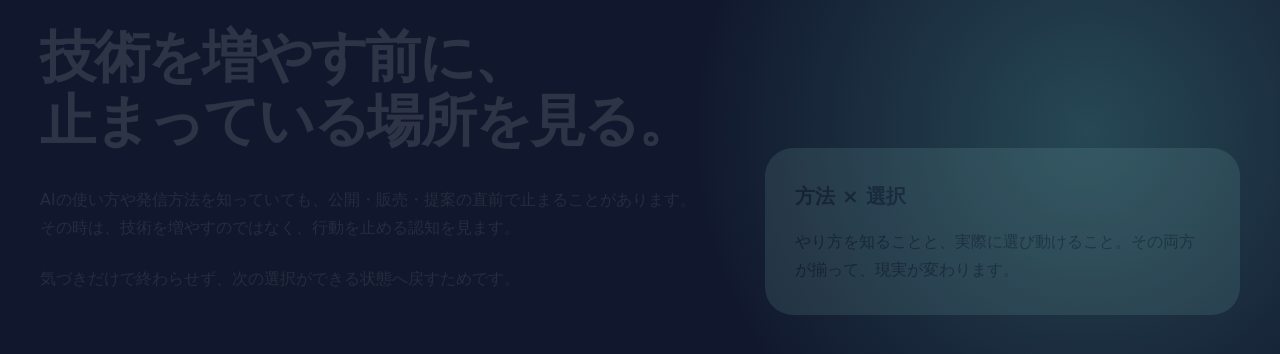
<file: tomoko-shiiba.html>
<!doctype html><html lang="ja"><head><meta charset="utf-8"><meta name="viewport" content="width=device-width, initial-scale=1"><meta http-equiv="refresh" content="0; url=./about.html"><link rel="canonical" href="./about.html"><title>プロフィール｜椎葉ともこ</title></head><body><p>プロフィールページは移動しました。<a href="./about.html">新しいページを見る</a></p></body></html>
</file>
<file: styles/tokens.css>
:root {
  --ink-950: #11182d;
  --ink-900: #17213a;
  --ink-800: #213052;
  --aqua-500: #5fc4be;
  --aqua-300: #9dded7;
  --aqua-100: #dff5f1;
  --coral-500: #f05a62;
  --coral-300: #f39a91;
  --coral-text: #ad3440;
  --paper: #f5f8f6;
  --color-ink: var(--ink-900);
  --color-deep-teal: var(--ink-800);
  --color-aqua: var(--aqua-500);
  --color-teal: #379b98;
  --color-coral: var(--coral-500);
  --color-coral-bright: var(--coral-300);
  --color-cloud: var(--paper);
  --color-blossom: var(--coral-300);
  --color-white: #ffffff;
  --color-text: #202633;
  --color-muted: #667085;
  --color-cream: #f7efdc;
  --color-line: rgba(28, 34, 57, 0.16);
  --font-sans: "Zen Kaku Gothic New", "Noto Sans JP", "Yu Gothic UI", "Yu Gothic", "Hiragino Kaku Gothic ProN", Meiryo, system-ui, sans-serif;
  --font-serif: "Noto Serif JP", "Yu Mincho", "Hiragino Mincho ProN", serif;
  --font-hero: clamp(3.25rem, 6.6vw, 6.5rem);
  --font-h2: clamp(2.15rem, 4.4vw, 4.35rem);
  --font-h3: clamp(1.3rem, 1.9vw, 1.85rem);
  --font-body-lg: clamp(1.05rem, 1.4vw, 1.25rem);
  --font-body: 1rem;
  --font-small: 0.875rem;
  --container-max: 1280px;
  --content-max: 760px;
  --gutter-desktop: 40px;
  --gutter-tablet: 28px;
  --gutter-mobile: 20px;
  --section-space-desktop: 128px;
  --section-space-tablet: 88px;
  --section-space-mobile: 64px;
  --radius-sm: 16px;
  --radius-md: 22px;
  --radius-lg: 28px;
  --header-height: 78px;
}
</file>
<file: styles/base.css>
*,
*::before,
*::after {
  box-sizing: border-box;
}

html {
  scroll-behavior: smooth;
  scroll-padding-top: calc(var(--header-height) + 20px);
}

body {
  margin: 0;
  color: var(--color-text);
  background: var(--color-cloud);
  font-family: var(--font-sans);
  font-size: var(--font-body);
  line-height: 1.8;
  text-rendering: optimizeLegibility;
  -webkit-font-smoothing: antialiased;
}

body.nav-open {
  overflow: hidden;
}

img,
picture {
  display: block;
  max-width: 100%;
}

a {
  color: inherit;
  text-underline-offset: 0.2em;
}

button,
input,
textarea,
select {
  color: inherit;
  font: inherit;
}

button,
a {
  -webkit-tap-highlight-color: transparent;
}

:focus-visible {
  outline: 3px solid var(--color-coral-bright);
  outline-offset: 4px;
}

h1,
h2,
h3,
p,
ul,
ol,
dl,
blockquote,
figure {
  margin-top: 0;
}

h1,
h2,
h3 {
  color: var(--color-ink);
  font-weight: 700;
  letter-spacing: -0.04em;
  line-break: strict;
  overflow-wrap: normal;
  text-wrap: balance;
  word-break: auto-phrase;
}

h1 {
  margin-bottom: 32px;
  font-size: var(--font-hero);
  line-height: 1.02;
}

h2 {
  margin-bottom: 32px;
  font-size: var(--font-h2);
  line-height: 1.14;
}

h3 {
  margin-bottom: 16px;
  font-size: var(--font-h3);
  line-height: 1.35;
}

p {
  margin-bottom: 1.35em;
}

ul,
ol {
  padding-left: 1.25em;
}

strong {
  font-weight: 700;
}

.skip-link {
  position: fixed;
  z-index: 1000;
  top: 12px;
  left: 12px;
  padding: 10px 16px;
  color: var(--ink-950);
  background: var(--color-coral);
  transform: translateY(-160%);
}

.skip-link:focus {
  transform: translateY(0);
}

.container {
  width: min(calc(100% - (var(--gutter-desktop) * 2)), var(--container-max));
  margin-inline: auto;
}

.content-narrow {
  width: min(100%, var(--content-max));
}

.section {
  position: relative;
  padding-block: var(--section-space-desktop);
  overflow: clip;
}

.section-label {
  display: inline-flex;
  gap: 10px;
  align-items: center;
  margin-bottom: 24px;
  color: var(--color-deep-teal);
  font-size: 0.75rem;
  font-weight: 700;
  letter-spacing: 0.16em;
  line-height: 1.3;
  text-transform: uppercase;
}

.section-label::before {
  width: 28px;
  height: 2px;
  background: var(--color-coral);
  content: "";
}

.section-intro {
  max-width: 680px;
  margin-bottom: 48px;
  color: var(--color-muted);
  font-size: var(--font-body-lg);
}

.serif {
  font-family: var(--font-serif);
  font-weight: 500;
  letter-spacing: 0;
}

.text-coral {
  color: var(--color-coral-bright);
}

.text-aqua {
  color: var(--color-aqua);
}

.visually-hidden {
  position: absolute !important;
  width: 1px !important;
  height: 1px !important;
  padding: 0 !important;
  margin: -1px !important;
  overflow: hidden !important;
  clip: rect(0, 0, 0, 0) !important;
  white-space: nowrap !important;
  border: 0 !important;
}

.reveal {
  opacity: 1;
  transform: none;
}

.js .reveal {
  opacity: 0;
  transform: translateY(16px);
  transition: opacity 650ms ease, transform 650ms ease;
}

.js .reveal.is-visible {
  opacity: 1;
  transform: none;
}

@media (max-width: 900px) {
  .container {
    width: min(calc(100% - (var(--gutter-tablet) * 2)), var(--container-max));
  }

  .section {
    padding-block: var(--section-space-tablet);
  }
}

@media (max-width: 600px) {
  h1 > br,
  h2 > br {
    display: none;
  }

  .container {
    width: min(calc(100% - (var(--gutter-mobile) * 2)), var(--container-max));
  }

  .section {
    padding-block: var(--section-space-mobile);
  }

  h1 {
    margin-bottom: 24px;
    font-size: clamp(2.75rem, 14vw, 4.4rem);
  }

  h2 {
    margin-bottom: 24px;
    font-size: clamp(2.15rem, 10vw, 3.35rem);
  }

  .section-intro {
    margin-bottom: 36px;
  }
}

@media (prefers-reduced-motion: reduce) {
  html {
    scroll-behavior: auto;
  }

  *,
  *::before,
  *::after {
    animation-duration: 0.01ms !important;
    animation-iteration-count: 1 !important;
    transition-duration: 0.01ms !important;
    scroll-behavior: auto !important;
  }
}
</file>
<file: styles/components.css>
.site-header {
  position: fixed;
  z-index: 100;
  inset: 0 0 auto;
  height: var(--header-height);
  color: var(--color-white);
  transition: background-color 220ms ease, border-color 220ms ease, backdrop-filter 220ms ease;
}

.site-header.is-scrolled,
.site-header.header-light {
  background: rgba(17, 24, 45, 0.9);
  border-bottom: 1px solid rgba(255, 255, 255, 0.12);
  backdrop-filter: blur(16px);
}

.site-header__inner {
  display: flex;
  width: min(calc(100% - 48px), var(--container-max));
  height: 100%;
  margin-inline: auto;
  align-items: center;
  justify-content: space-between;
  gap: 28px;
}

.site-brand {
  display: grid;
  min-height: 50px;
  align-content: center;
  flex: 0 0 auto;
  text-decoration: none;
}

.site-brand__name {
  color: var(--color-white);
  font-size: 0.9rem;
  font-weight: 800;
  letter-spacing: 0.16em;
  line-height: 1.15;
}

.site-brand__tagline {
  margin-top: 5px;
  color: var(--aqua-300);
  font-size: 0.67rem;
  font-weight: 700;
  letter-spacing: 0.05em;
  line-height: 1.2;
}

.site-nav {
  display: flex;
  align-items: center;
  gap: clamp(10px, 1.3vw, 20px);
}

.site-nav__descriptor {
  display: none;
}

.site-nav a {
  display: inline-flex;
  min-height: 44px;
  align-items: center;
  color: var(--color-white);
  font-size: 0.78rem;
  font-weight: 700;
  text-decoration: none;
  white-space: nowrap;
}

.site-nav a:not(.button)::after {
  display: block;
  width: 0;
  height: 2px;
  margin-top: 28px;
  background: var(--coral-500);
  content: "";
  transition: width 180ms ease;
}

.site-nav a:not(.button):hover::after,
.site-nav a[aria-current="page"]::after {
  width: 100%;
}

.nav-toggle {
  display: none;
  width: 48px;
  height: 48px;
  padding: 0;
  color: var(--color-white);
  background: transparent;
  border: 1px solid rgba(255, 255, 255, 0.72);
  border-radius: 50%;
  cursor: pointer;
}

.nav-toggle span {
  display: block;
  width: 18px;
  height: 2px;
  margin: 4px auto;
  background: currentColor;
  transition: transform 180ms ease;
}

.nav-toggle[aria-expanded="true"] span:first-child {
  transform: translateY(3px) rotate(45deg);
}

.nav-toggle[aria-expanded="true"] span:last-child {
  transform: translateY(-3px) rotate(-45deg);
}

.button {
  display: inline-flex;
  min-height: 50px;
  padding: 13px 22px;
  align-items: center;
  justify-content: center;
  gap: 13px;
  font-size: 0.91rem;
  font-weight: 800;
  line-height: 1.35;
  text-decoration: none;
  border: 1px solid transparent;
  border-radius: 999px;
  cursor: pointer;
  transition: color 180ms ease, background-color 180ms ease, border-color 180ms ease, transform 180ms ease;
}

.button::after {
  content: "→";
  transition: transform 180ms ease;
}

.button:hover {
  transform: translateY(-2px);
}

.button:hover::after {
  transform: translateX(4px);
}

.button--coral {
  color: var(--ink-950);
  background: var(--coral-500);
  box-shadow: 0 12px 30px rgba(240, 90, 98, 0.2);
}

.button--coral:hover {
  background: var(--coral-300);
}

.button--aqua {
  color: var(--ink-950);
  background: var(--aqua-300);
}

.button--outline {
  color: inherit;
  background: rgba(17, 24, 45, 0.12);
  border-color: currentColor;
  backdrop-filter: blur(8px);
}

.button--ink {
  color: var(--color-white);
  background: var(--ink-900);
}

.button-row {
  display: flex;
  flex-wrap: wrap;
  gap: 12px;
}

.text-link,
.arrow-link {
  display: inline-flex;
  min-height: 44px;
  align-items: center;
  gap: 10px;
  font-weight: 800;
  text-underline-offset: 0.3em;
}

.arrow-link {
  text-decoration: none;
}

.arrow-link::after {
  color: var(--coral-500);
  content: "↗";
  transition: transform 180ms ease;
}

.arrow-link:hover::after {
  transform: translate(4px, -4px);
}

.card {
  border: 1px solid var(--color-line);
  border-radius: var(--radius-md);
}

.card-number {
  display: block;
  margin-bottom: 34px;
  color: var(--coral-text);
  font-size: 0.8rem;
  font-weight: 800;
  letter-spacing: 0.12em;
}

.site-footer {
  color: var(--color-cloud);
  background: var(--ink-950);
}

.site-footer__inner {
  display: grid;
  grid-template-columns: 1.45fr 1fr 1fr;
  gap: 48px;
  padding-block: 72px 36px;
}

.site-footer__brand {
  margin-bottom: 14px;
  color: var(--color-white);
  font-size: 1.08rem;
  font-weight: 800;
  letter-spacing: 0.14em;
}

.site-footer__statement {
  max-width: 390px;
  color: var(--aqua-300);
}

.site-footer h2 {
  margin-bottom: 14px;
  color: var(--color-white);
  font-size: 0.78rem;
  letter-spacing: 0.12em;
}

.site-footer nav {
  display: grid;
  gap: 7px;
}

.site-footer nav a {
  min-height: 34px;
  color: rgba(255, 255, 255, 0.76);
  font-size: 0.9rem;
  text-decoration: none;
}

.site-footer__bottom {
  display: flex;
  padding-block: 22px 30px;
  justify-content: space-between;
  gap: 20px;
  color: rgba(255, 255, 255, 0.52);
  font-size: 0.74rem;
  border-top: 1px solid rgba(255, 255, 255, 0.13);
}

.page-hero {
  position: relative;
  min-height: 570px;
  padding-top: calc(var(--header-height) + 80px);
  color: var(--color-white);
  background:
    radial-gradient(circle at 88% 18%, rgba(95, 196, 190, 0.2), transparent 32%),
    linear-gradient(140deg, var(--ink-950), var(--ink-800));
  overflow: clip;
}

.page-hero::after {
  position: absolute;
  right: -100px;
  bottom: -130px;
  width: 430px;
  aspect-ratio: 1;
  border: 1px solid rgba(157, 222, 215, 0.3);
  border-radius: 50%;
  content: "";
}

.page-hero__grid {
  display: grid;
  position: relative;
  z-index: 1;
  grid-template-columns: minmax(0, 8fr) minmax(220px, 4fr);
  min-height: 390px;
  align-items: end;
  gap: 58px;
  padding-bottom: 68px;
}

.page-hero h1 {
  max-width: 920px;
  margin-bottom: 26px;
  color: var(--color-white);
  font-size: clamp(3rem, 6.3vw, 5.9rem);
}

.page-hero .section-label {
  color: var(--aqua-300);
}

.page-hero__lead {
  max-width: 690px;
  margin-bottom: 0;
  color: rgba(255, 255, 255, 0.76);
  font-size: var(--font-body-lg);
}

.page-hero__marker {
  align-self: center;
  padding: 24px;
  color: var(--ink-950);
  background: var(--aqua-300);
  font-size: 0.83rem;
  font-weight: 800;
  line-height: 1.7;
  border-radius: var(--radius-lg) var(--radius-lg) 100px var(--radius-lg);
}

.faq-list {
  border-top: 1px solid var(--color-line);
}

.faq-item {
  border-bottom: 1px solid var(--color-line);
}

.faq-question {
  display: flex;
  width: 100%;
  min-height: 82px;
  padding: 20px 0;
  align-items: center;
  justify-content: space-between;
  gap: 24px;
  color: var(--ink-900);
  background: transparent;
  font-weight: 800;
  text-align: left;
  border: 0;
  cursor: pointer;
}

.faq-question::after {
  color: var(--coral-500);
  font-size: 1.4rem;
  content: "+";
}

.faq-question[aria-expanded="true"]::after {
  content: "−";
}

.faq-answer {
  max-width: 780px;
  padding: 0 48px 24px 0;
}

.js .faq-answer[hidden] {
  display: none;
}

.field {
  display: grid;
  margin-bottom: 22px;
  gap: 8px;
}

.field label,
.corporate-form legend {
  color: var(--ink-900);
  font-size: 0.87rem;
  font-weight: 800;
}

.field input,
.field textarea,
.field select {
  width: 100%;
  min-height: 52px;
  padding: 13px 15px;
  color: var(--color-text);
  background: var(--color-white);
  border: 1px solid rgba(23, 33, 58, 0.24);
  border-radius: 10px;
}

.field textarea {
  min-height: 170px;
  resize: vertical;
}

.corporate-form {
  padding: clamp(26px, 4vw, 48px);
  background: var(--color-white);
  border: 1px solid var(--color-line);
  border-radius: var(--radius-lg);
}

.corporate-form h3 {
  color: var(--ink-950);
}

.quick-inquiry__topics {
  min-width: 0;
  margin: 0 0 22px;
  padding: 0;
  border: 0;
}

.quick-inquiry__topics legend {
  margin-bottom: 8px;
}

.inquiry-options {
  display: flex;
  flex-wrap: wrap;
  gap: 8px;
}

.inquiry-options label {
  display: inline-flex;
}

.inquiry-options input {
  position: absolute;
  width: 1px;
  height: 1px;
  opacity: 0;
}

.inquiry-options span {
  display: inline-flex;
  min-height: 40px;
  padding: 8px 14px;
  align-items: center;
  color: var(--color-text);
  background: var(--color-white);
  border: 1px solid rgba(23, 33, 58, 0.24);
  border-radius: 999px;
  font-size: 0.9rem;
  font-weight: 700;
  line-height: 1.35;
  cursor: pointer;
}

.inquiry-options input:checked + span {
  color: var(--ink-950);
  background: var(--aqua-300);
  border-color: var(--aqua-500);
}

.inquiry-options input:focus-visible + span {
  outline: 3px solid var(--coral-300);
  outline-offset: 3px;
}

.quick-inquiry-form > .button {
  width: 100%;
}

.form-grid {
  display: grid;
  grid-template-columns: repeat(2, minmax(0, 1fr));
  gap: 0 18px;
}

.form-consent {
  display: flex;
  margin-bottom: 22px;
  align-items: flex-start;
  gap: 10px;
  font-size: 0.87rem;
}

.form-fallback {
  padding: clamp(28px, 5vw, 52px);
  background: var(--aqua-100);
  border: 1px solid rgba(95, 196, 190, 0.42);
  border-radius: var(--radius-lg);
}

@media (max-width: 1080px) {
  .site-nav {
    gap: 10px;
  }

  .site-nav a {
    font-size: 0.72rem;
  }

  .site-brand__tagline {
    display: none;
  }
}

@media (max-width: 980px) {
  .site-header__inner {
    width: calc(100% - 40px);
  }

  .site-brand__tagline,
  .nav-toggle {
    display: block;
  }

  .site-nav {
    display: grid;
    position: fixed;
    inset: var(--header-height) 0 auto;
    max-height: calc(100svh - var(--header-height));
    padding: 24px 24px 38px;
    overflow-y: auto;
    color: var(--color-white);
    background: rgba(17, 24, 45, 0.98);
    gap: 2px;
  }

  .js .site-nav {
    visibility: hidden;
    opacity: 0;
    transform: translateY(-10px);
    pointer-events: none;
    transition: opacity 180ms ease, transform 180ms ease, visibility 180ms ease;
  }

  .js .site-nav.is-open {
    visibility: visible;
    opacity: 1;
    transform: none;
    pointer-events: auto;
  }

  .site-nav__descriptor {
    display: block;
    margin: 0 0 12px;
    color: var(--aqua-300);
    font-size: 0.78rem;
    font-weight: 700;
  }

  .site-nav a {
    min-height: 50px;
    font-size: 1rem;
  }

  .site-nav a:not(.button)::after {
    display: none;
  }

  .site-nav .button {
    margin-top: 12px;
  }

  .site-footer__inner {
    grid-template-columns: 1fr 1fr;
  }

  .site-footer__identity {
    grid-column: 1 / -1;
  }

  .page-hero__grid {
    grid-template-columns: 1fr;
    gap: 32px;
  }

  .page-hero__marker {
    max-width: 390px;
  }
}

@media (max-width: 600px) {
  .site-header__inner {
    width: calc(100% - 28px);
  }

  .site-brand__tagline {
    display: none;
  }

  .button-row {
    display: grid;
  }

  .button-row .button {
    width: 100%;
  }

  .site-footer__inner {
    grid-template-columns: 1fr;
    gap: 32px;
    padding-top: 54px;
  }

  .site-footer__identity {
    grid-column: auto;
  }

  .site-footer__bottom {
    display: grid;
    gap: 4px;
  }

  .page-hero {
    min-height: auto;
    padding-top: calc(var(--header-height) + 58px);
  }

  .page-hero__grid {
    min-height: auto;
    padding-bottom: 52px;
  }

  .page-hero h1 {
    font-size: clamp(2.45rem, 12vw, 3.7rem);
  }

  .form-grid {
    grid-template-columns: 1fr;
  }
}
</file>
<file: styles/pages.css>
/* Home hero */
.hero {
  display: grid;
  position: relative;
  min-height: min(900px, 100svh);
  padding-top: var(--header-height);
  align-items: stretch;
  color: var(--color-white);
  background: var(--ink-950);
  isolation: isolate;
  overflow: clip;
}

.hero__background {
  position: absolute;
  z-index: 1;
  inset: 0;
  background:
    radial-gradient(circle at 77% 42%, rgba(95, 196, 190, 0.25), transparent 31%),
    radial-gradient(circle at 16% 75%, rgba(240, 90, 98, 0.12), transparent 27%),
    linear-gradient(105deg, #0c1328 0%, var(--ink-900) 52%, #102740 100%);
}

.hero__background::before {
  position: absolute;
  inset: 0;
  background-image:
    linear-gradient(rgba(157, 222, 215, 0.045) 1px, transparent 1px),
    linear-gradient(90deg, rgba(157, 222, 215, 0.045) 1px, transparent 1px);
  background-size: 88px 88px;
  content: "";
  mask-image: linear-gradient(to right, transparent, #000 40%, #000);
}

.hero__background::after {
  position: absolute;
  right: 9vw;
  top: 17%;
  width: min(40vw, 590px);
  aspect-ratio: 1;
  border: 1px solid rgba(157, 222, 215, 0.25);
  border-radius: 50%;
  box-shadow: 0 0 80px rgba(95, 196, 190, 0.12);
  content: "";
}

.hero__copy {
  display: grid;
  position: relative;
  z-index: 5;
  width: min(calc(100% - 80px), var(--container-max));
  min-height: calc(min(900px, 100svh) - var(--header-height));
  margin-inline: auto;
  padding-block: clamp(58px, 8vh, 100px) 62px;
  align-content: center;
}

.hero__copy-inner {
  width: min(58vw, 780px);
}

.hero__eyebrow {
  margin-bottom: 22px;
  color: var(--aqua-300);
  font-size: 0.79rem;
  font-weight: 800;
  letter-spacing: 0.08em;
}

.hero h1 {
  margin-bottom: 28px;
  color: var(--color-white);
  font-size: clamp(3.2rem, 5.7vw, 6.2rem);
  line-height: 1.04;
  text-shadow: 0 4px 22px rgba(5, 10, 25, 0.28);
}

.hero__headline-mobile {
  display: none;
}

.hero__line {
  display: block;
  white-space: nowrap;
}

.hero__highlight {
  color: var(--aqua-300);
}

.hero__lead {
  max-width: 650px;
  margin-bottom: 14px;
  color: var(--color-white);
  font-size: clamp(1.05rem, 1.55vw, 1.35rem);
  font-weight: 700;
  line-height: 1.85;
}

.hero__support {
  max-width: 620px;
  margin-bottom: 30px;
  color: rgba(255, 255, 255, 0.68);
  font-size: 0.95rem;
}

.hero__links {
  display: flex;
  margin-top: 15px;
}

.hero__links a {
  color: rgba(255, 255, 255, 0.82);
  font-weight: 700;
}

.hero__portrait {
  position: absolute;
  z-index: 3;
  right: max(-2vw, -24px);
  bottom: 0;
  width: min(52vw, 790px);
  mask-image: linear-gradient(to right, transparent 0%, rgba(0, 0, 0, 0.25) 6%, #000 18%, #000 100%);
}

.hero__portrait img {
  width: 100%;
  height: auto;
  filter: saturate(0.95) contrast(1.04);
}

/* Trust and route choice */
.trust-bar {
  background: var(--aqua-300);
}

.trust-grid {
  display: grid;
  grid-template-columns: repeat(4, minmax(0, 1fr));
}

.trust-item {
  display: grid;
  min-height: 122px;
  padding: 24px 22px;
  align-content: center;
  border-right: 1px solid rgba(17, 24, 45, 0.17);
}

.trust-item:first-child {
  border-left: 1px solid rgba(17, 24, 45, 0.17);
}

.trust-item strong {
  color: var(--ink-950);
  font-size: clamp(1.25rem, 2vw, 1.85rem);
  line-height: 1.2;
}

.trust-item span {
  margin-top: 7px;
  color: rgba(17, 24, 45, 0.72);
  font-size: 0.83rem;
  font-weight: 700;
}

.route-grid,
.final-choice {
  display: grid;
  grid-template-columns: repeat(2, minmax(0, 1fr));
  gap: 18px;
}

.route-card {
  display: flex;
  min-height: 410px;
  padding: clamp(30px, 4vw, 52px);
  flex-direction: column;
  background: var(--color-white);
}

.route-card--personal {
  color: var(--color-text);
  background: var(--aqua-100);
  border-color: rgba(95, 196, 190, 0.5);
}

.route-card--personal h2,
.route-card--personal h3 {
  color: var(--ink-950);
}

.route-card--personal p {
  color: var(--color-text);
}

.route-card--personal .route-card__label {
  color: var(--coral-text);
}

.route-card--corporate {
  color: var(--color-white);
  background: var(--ink-800);
  border-color: transparent;
}

.route-card--corporate h2,
.route-card--corporate h3 {
  color: var(--color-white);
}

.route-card--corporate p {
  color: rgba(255, 255, 255, 0.72);
}

.route-card__label {
  margin-bottom: auto;
  color: var(--coral-text);
  font-size: 0.78rem;
  font-weight: 800;
  letter-spacing: 0.08em;
}

.route-card--corporate .route-card__label {
  color: var(--coral-300);
}

.route-card h2,
.route-card h3 {
  margin-top: 44px;
  font-size: clamp(2rem, 3.5vw, 3.6rem);
}

.route-card__note {
  margin-top: 12px;
  color: var(--ink-800);
  font-size: 0.85rem;
  font-weight: 800;
}

.route-card .button {
  align-self: flex-start;
  margin-top: 12px;
}

/* Problem and method */
.section-heading-split {
  display: grid;
  grid-template-columns: 7fr 5fr;
  align-items: end;
  gap: 52px;
}

.problem-grid,
.service-grid,
.value-grid,
.example-grid,
.audience-grid,
.deliverable-grid,
.media-grid {
  display: grid;
  grid-template-columns: repeat(2, minmax(0, 1fr));
  gap: 16px;
}

.problem-grid {
  margin-top: 46px;
  grid-template-columns: repeat(4, minmax(0, 1fr));
}

.problem-card,
.service-card,
.value-card,
.example-card,
.audience-card,
.deliverable-card,
.media-card {
  padding: clamp(26px, 3vw, 36px);
  background: var(--color-white);
}

.problem-card {
  min-height: 270px;
}

.problem-card p,
.service-card p,
.value-card p,
.example-card p,
.audience-card p,
.deliverable-card p,
.media-card p {
  color: var(--color-muted);
}

.method-section {
  color: var(--color-white);
  background: var(--ink-900);
}

.method-section h2,
.method-section h3 {
  color: var(--color-white);
}

.method-section .section-label {
  color: var(--aqua-300);
}

.method-grid {
  display: grid;
  grid-template-columns: repeat(4, minmax(0, 1fr));
  margin-top: 48px;
  border-top: 1px solid rgba(255, 255, 255, 0.16);
  border-bottom: 1px solid rgba(255, 255, 255, 0.16);
}

.method-step {
  min-height: 310px;
  padding: 32px 26px;
  border-right: 1px solid rgba(255, 255, 255, 0.16);
}

.method-step:first-child {
  border-left: 1px solid rgba(255, 255, 255, 0.16);
}

.method-step__number {
  display: block;
  margin-bottom: 58px;
  color: var(--coral-300);
  font-size: 0.82rem;
  font-weight: 800;
}

.method-step p {
  color: rgba(255, 255, 255, 0.68);
}

.method-note {
  display: grid;
  grid-template-columns: 4fr 8fr;
  margin-top: 26px;
  padding: 26px 0 0;
  gap: 36px;
  color: rgba(255, 255, 255, 0.75);
}

.method-note strong {
  color: var(--aqua-300);
}

/* Evidence */
.proof-layout {
  display: grid;
  grid-template-columns: 5fr 7fr;
  gap: clamp(44px, 7vw, 92px);
}

.fact-grid {
  display: grid;
  grid-template-columns: repeat(2, minmax(0, 1fr));
  border-top: 1px solid var(--color-line);
  border-left: 1px solid var(--color-line);
}

.fact {
  min-height: 150px;
  padding: 26px;
  border-right: 1px solid var(--color-line);
  border-bottom: 1px solid var(--color-line);
}

.fact strong {
  display: block;
  color: var(--ink-900);
  font-size: clamp(1.45rem, 2.6vw, 2.45rem);
  line-height: 1.2;
}

.fact span {
  display: block;
  margin-top: 8px;
  color: var(--color-muted);
  font-size: 0.86rem;
}

.case-card {
  margin-top: 18px;
  padding: clamp(28px, 4vw, 42px);
  color: var(--color-white);
  background: var(--ink-800);
}

.case-card h3 {
  color: var(--color-white);
}

.case-card__caption {
  color: var(--aqua-300);
  font-size: 0.78rem;
  font-weight: 800;
  letter-spacing: 0.08em;
}

.case-flow {
  display: grid;
  grid-template-columns: repeat(3, minmax(0, 1fr));
  gap: 12px;
}

.case-flow div {
  padding-top: 16px;
  border-top: 1px solid rgba(255, 255, 255, 0.2);
}

.case-flow dt {
  color: var(--coral-300);
  font-size: 0.72rem;
  font-weight: 800;
}

.case-flow dd {
  margin: 5px 0 0;
  color: rgba(255, 255, 255, 0.72);
  font-size: 0.88rem;
}

/* Work, Mond, profile and media */
.work-section {
  background: var(--aqua-100);
}

.service-grid {
  margin-top: 42px;
}

.service-card {
  min-height: 245px;
}

.service-card:nth-child(1),
.service-card:nth-child(4) {
  background: var(--color-white);
}

.service-card:nth-child(2),
.service-card:nth-child(3) {
  background: rgba(255, 255, 255, 0.62);
}

.order-band {
  color: var(--color-white);
  background:
    radial-gradient(circle at 85% 50%, rgba(95, 196, 190, 0.28), transparent 35%),
    var(--ink-950);
}

.order-band__grid {
  display: grid;
  grid-template-columns: 7fr 5fr;
  align-items: end;
  gap: 60px;
}

.order-band h2 {
  color: var(--color-white);
}

.order-band p {
  color: rgba(255, 255, 255, 0.73);
}

.order-band .section-label {
  color: var(--aqua-300);
}

.order-band__aside {
  padding: 30px;
  color: var(--ink-950);
  background: var(--aqua-300);
  border-radius: var(--radius-lg);
}

.order-band__aside strong {
  display: block;
  margin-bottom: 14px;
  font-size: 1.25rem;
}

.profile-panel {
  display: grid;
  grid-template-columns: 5fr 7fr;
  gap: clamp(44px, 8vw, 100px);
}

.profile-mark {
  display: grid;
  min-height: 450px;
  padding: 34px;
  align-content: space-between;
  color: var(--color-white);
  background:
    radial-gradient(circle at 70% 30%, rgba(95, 196, 190, 0.36), transparent 28%),
    var(--ink-800);
  border-radius: 28px 28px 130px 28px;
}

.profile-mark strong {
  max-width: 100%;
  font-size: clamp(2rem, 3.35vw, 3.2rem);
  line-height: 1.15;
}

.profile-mark__line {
  display: block;
  white-space: nowrap;
}

.profile-mark span {
  color: var(--coral-300);
  font-weight: 800;
  letter-spacing: 0.1em;
}

.media-section {
  background: var(--color-white);
}

.media-grid {
  grid-template-columns: repeat(3, minmax(0, 1fr));
  margin-top: 42px;
}

.media-card {
  display: flex;
  min-height: 270px;
  flex-direction: column;
}

.media-card__name {
  color: var(--coral-text);
  font-size: 0.78rem;
  font-weight: 800;
  letter-spacing: 0.08em;
}

.media-card .arrow-link {
  margin-top: auto;
}

.final-section {
  color: var(--color-white);
  background: var(--ink-900);
}

.final-section > .container > h2,
.home-inquiry > h2 {
  color: var(--color-white);
}

.final-section .section-label {
  color: var(--aqua-300);
}

.final-choice .route-card {
  min-height: 340px;
}

.home-inquiry {
  margin-top: clamp(64px, 9vw, 108px);
  padding-top: clamp(52px, 7vw, 84px);
  border-top: 1px solid rgba(255, 255, 255, 0.18);
}

.home-inquiry__intro {
  max-width: 720px;
  color: rgba(255, 255, 255, 0.76);
  font-size: var(--font-body-lg);
}

.home-inquiry .form-shell {
  margin-top: 36px;
}

.home-inquiry .corporate-form,
.home-inquiry .form-fallback {
  color: var(--color-text);
}

.home-inquiry .form-fallback h3 {
  color: var(--ink-950);
}

.inquiry-response-note {
  max-width: 720px;
  margin: 18px 0 0;
  color: var(--color-muted);
  font-size: 0.8rem;
  line-height: 1.8;
}

/* Personal, corporate, about and contact pages */
.intro-panel {
  padding: clamp(28px, 4vw, 48px);
  background: var(--aqua-100);
  border-left: 5px solid var(--aqua-500);
}

.request-list,
.prep-list,
.process-list {
  display: grid;
  grid-template-columns: repeat(3, minmax(0, 1fr));
  gap: 14px;
}

.request-item,
.prep-item,
.process-item {
  min-height: 210px;
  padding: 28px;
  background: var(--color-white);
  border: 1px solid var(--color-line);
  border-radius: var(--radius-md);
}

.request-item strong,
.prep-item strong,
.process-item strong {
  display: block;
  margin-bottom: 14px;
  color: var(--ink-900);
  font-size: 1.18rem;
}

.request-item span,
.prep-item span,
.process-item span {
  display: block;
  margin-bottom: 28px;
  color: var(--coral-text);
  font-size: 0.76rem;
  font-weight: 800;
}

.price-panel {
  display: grid;
  grid-template-columns: 4fr 8fr;
  align-items: center;
  padding: clamp(30px, 5vw, 58px);
  gap: 42px;
  color: var(--color-white);
  background: var(--ink-800);
  border-radius: var(--radius-lg);
}

.price-panel strong {
  color: var(--aqua-300);
  font-size: clamp(2.5rem, 5vw, 5rem);
  line-height: 1;
}

.price-panel p {
  margin-bottom: 0;
  color: rgba(255, 255, 255, 0.74);
}

.deliverable-grid {
  grid-template-columns: repeat(5, minmax(0, 1fr));
}

.deliverable-card {
  min-height: 160px;
}

.work-proof {
  display: grid;
  grid-template-columns: 4fr 8fr;
  gap: 54px;
}

.work-proof__facts {
  display: grid;
  gap: 12px;
}

.work-proof__fact {
  padding: 22px 0;
  border-top: 1px solid var(--color-line);
}

.work-proof__fact:last-child {
  border-bottom: 1px solid var(--color-line);
}

.work-proof__fact strong {
  display: block;
  color: var(--ink-900);
}

.work-proof__fact span {
  color: var(--color-muted);
  font-size: 0.88rem;
}

.timeline {
  border-top: 1px solid var(--color-line);
}

.timeline__item {
  display: grid;
  grid-template-columns: 3fr 9fr;
  padding: 28px 0;
  gap: 34px;
  border-bottom: 1px solid var(--color-line);
}

.timeline__item > strong {
  color: var(--coral-text);
  font-size: 0.8rem;
  letter-spacing: 0.07em;
}

.principles {
  display: grid;
  grid-template-columns: repeat(3, minmax(0, 1fr));
  gap: 15px;
}

.principle {
  min-height: 220px;
  padding: 30px;
  color: var(--color-white);
  background: var(--ink-800);
  border-radius: var(--radius-md);
}

.principle h3 {
  color: var(--color-white);
}

.principle p {
  color: rgba(255, 255, 255, 0.7);
}

.work-standards {
  background: var(--color-white);
}

.work-standards__lead {
  align-items: start;
}

.work-standards__lead h2 {
  max-width: 760px;
}

.work-standards__lead > div:last-child p:first-child {
  margin-top: 0;
}

.work-standards__process {
  margin-top: clamp(64px, 9vw, 112px);
  padding-top: clamp(48px, 6vw, 72px);
  border-top: 1px solid var(--color-line);
}

.work-standards__process > h3 {
  margin-bottom: 34px;
  font-size: clamp(1.8rem, 3vw, 3rem);
}

.work-process-grid {
  display: grid;
  grid-template-columns: repeat(3, minmax(0, 1fr));
  gap: 15px;
}

.work-process-card {
  min-height: 250px;
  padding: clamp(26px, 3vw, 36px);
  background: var(--aqua-100);
  border: 1px solid rgba(95, 196, 190, 0.35);
  border-radius: var(--radius-md);
}

.work-process-card p {
  margin: 0;
  color: var(--ink-900);
  font-size: clamp(1.05rem, 1.55vw, 1.25rem);
  font-weight: 700;
  line-height: 1.75;
}

.work-standards__conditions {
  display: grid;
  grid-template-columns: 5fr 7fr;
  margin-top: 18px;
  padding: clamp(32px, 5vw, 58px);
  gap: clamp(32px, 6vw, 76px);
  color: var(--color-white);
  background: var(--ink-800);
  border-radius: var(--radius-lg);
}

.work-standards__conditions .section-label {
  color: var(--aqua-300);
}

.work-standards__conditions h3 {
  color: var(--color-white);
  font-size: clamp(1.7rem, 3vw, 2.8rem);
}

.work-standards__conditions-lead {
  margin-top: 0;
  color: rgba(255, 255, 255, 0.72);
}

.work-condition-list {
  display: grid;
  margin: 0;
  padding: 0;
  list-style: none;
}

.work-condition-list li {
  position: relative;
  padding: 17px 0 17px 28px;
  color: rgba(255, 255, 255, 0.88);
  border-bottom: 1px solid rgba(255, 255, 255, 0.16);
}

.work-condition-list li:first-child {
  border-top: 1px solid rgba(255, 255, 255, 0.16);
}

.work-condition-list li::before {
  position: absolute;
  top: 1.36em;
  left: 2px;
  width: 9px;
  height: 9px;
  background: var(--coral-300);
  border-radius: 50%;
  content: "";
}

.work-standards__notice {
  margin: 22px 0 0;
  color: rgba(255, 255, 255, 0.58);
  font-size: 0.78rem;
  line-height: 1.8;
}

.contact-route {
  display: grid;
  grid-template-columns: 5fr 7fr;
  gap: 18px;
}

.contact-route__card {
  min-height: 310px;
  padding: clamp(28px, 4vw, 44px);
  background: var(--color-white);
}

.contact-route__card:first-child {
  background: var(--aqua-100);
}

.form-shell {
  width: min(100%, 880px);
}

.legal-copy {
  width: min(100%, 820px);
}

.legal-copy h2 {
  margin-top: 52px;
  font-size: clamp(1.65rem, 3vw, 2.7rem);
}

.legal-copy ul {
  margin-bottom: 30px;
}

.not-found {
  display: grid;
  min-height: 100svh;
  padding: 40px 20px;
  place-items: center;
  color: var(--color-white);
  background: var(--ink-950);
}

.not-found__inner {
  max-width: 760px;
}

.not-found strong {
  display: block;
  color: var(--coral-300);
  font-size: clamp(5rem, 20vw, 12rem);
  line-height: 1;
}

.not-found h1 {
  color: var(--color-white);
  font-size: clamp(2.5rem, 6vw, 5rem);
}

@media (max-width: 1100px) {
  .hero__copy-inner {
    width: min(61vw, 700px);
  }

  .hero h1 {
    font-size: clamp(3rem, 5.8vw, 5.3rem);
  }

  .problem-grid {
    grid-template-columns: repeat(2, minmax(0, 1fr));
  }

  .deliverable-grid {
    grid-template-columns: repeat(3, minmax(0, 1fr));
  }
}

@media (max-width: 900px) {
  .hero {
    min-height: min(820px, 100svh);
  }

  .hero__copy {
    width: min(calc(100% - 48px), var(--container-max));
    min-height: calc(min(820px, 100svh) - var(--header-height));
    padding-block: 48px 38px;
    align-content: start;
  }

  .hero__copy-inner {
    width: min(100%, 670px);
  }

  .hero h1 {
    font-size: clamp(2.7rem, 8vw, 4.6rem);
  }

  .hero__headline-desktop {
    display: none;
  }

  .hero__headline-mobile {
    display: block;
  }

  .hero__portrait {
    right: -2vw;
    width: min(65vw, 570px);
  }

  .section-heading-split,
  .proof-layout,
  .order-band__grid,
  .profile-panel,
  .work-proof,
  .contact-route,
  .work-standards__conditions {
    grid-template-columns: 1fr;
    gap: 36px;
  }

  .method-grid {
    grid-template-columns: repeat(2, minmax(0, 1fr));
  }

  .method-step:nth-child(3),
  .method-step:nth-child(4) {
    border-top: 1px solid rgba(255, 255, 255, 0.16);
  }

  .request-list,
  .prep-list,
  .process-list {
    grid-template-columns: repeat(2, minmax(0, 1fr));
  }

  .media-grid,
  .principles,
  .work-process-grid {
    grid-template-columns: 1fr;
  }

  .work-process-card {
    min-height: auto;
  }

  .media-card {
    min-height: 220px;
  }

  .price-panel {
    grid-template-columns: 1fr;
    gap: 22px;
  }
}

@media (max-width: 600px) {
  .hero {
    min-height: min(820px, 100svh);
  }

  .hero__copy {
    width: calc(100% - 36px);
    min-height: calc(min(820px, 100svh) - var(--header-height));
    padding-top: 28px;
    align-content: start;
  }

  .hero__eyebrow {
    max-width: 260px;
    margin-bottom: 14px;
    font-size: 0.7rem;
  }

  .hero h1 {
    margin-bottom: 20px;
    font-size: clamp(2rem, 9vw, 2.75rem);
    line-height: 1.08;
  }

  .hero__lead {
    max-width: 94%;
    margin-bottom: 10px;
    font-size: 0.95rem;
    line-height: 1.72;
  }

  .hero__support {
    max-width: 86%;
    margin-bottom: 18px;
    font-size: 0.78rem;
    line-height: 1.65;
  }

  .hero__copy .button-row {
    width: min(100%, 330px);
    gap: 8px;
  }

  .hero__copy .button {
    min-height: 46px;
    padding-block: 10px;
    font-size: 0.83rem;
  }

  .hero__links {
    margin-top: 8px;
    font-size: 0.82rem;
  }

  .hero__portrait {
    right: -19vw;
    bottom: 0;
    width: min(98vw, 560px);
    mask-image: linear-gradient(to right, transparent 0%, rgba(0, 0, 0, 0.22) 5%, #000 21%, #000 100%);
  }

  .trust-grid {
    grid-template-columns: repeat(2, minmax(0, 1fr));
  }

  .trust-item {
    min-height: 112px;
    padding: 20px 16px;
    border-bottom: 1px solid rgba(17, 24, 45, 0.17);
  }

  .trust-item strong {
    font-size: 1.18rem;
  }

  .route-grid,
  .final-choice,
  .problem-grid,
  .service-grid,
  .value-grid,
  .example-grid,
  .audience-grid,
  .deliverable-grid,
  .request-list,
  .prep-list,
  .process-list {
    grid-template-columns: 1fr;
  }

  .route-card {
    min-height: 360px;
  }

  .problem-card,
  .service-card,
  .request-item,
  .prep-item,
  .process-item {
    min-height: auto;
  }

  .method-grid {
    grid-template-columns: 1fr;
  }

  .method-step,
  .method-step:first-child {
    min-height: auto;
    padding: 30px 22px;
    border: 0;
    border-top: 1px solid rgba(255, 255, 255, 0.16);
  }

  .method-step__number {
    margin-bottom: 26px;
  }

  .method-note {
    grid-template-columns: 1fr;
    gap: 8px;
  }

  .fact-grid,
  .case-flow {
    grid-template-columns: 1fr;
  }

  .fact {
    min-height: 125px;
  }

  .profile-mark {
    min-height: 360px;
  }

  .timeline__item {
    grid-template-columns: 1fr;
    gap: 8px;
  }

  .inquiry-response-note,
  .work-standards__notice {
    line-height: 1.75;
    overflow-wrap: anywhere;
  }
}
</file>
